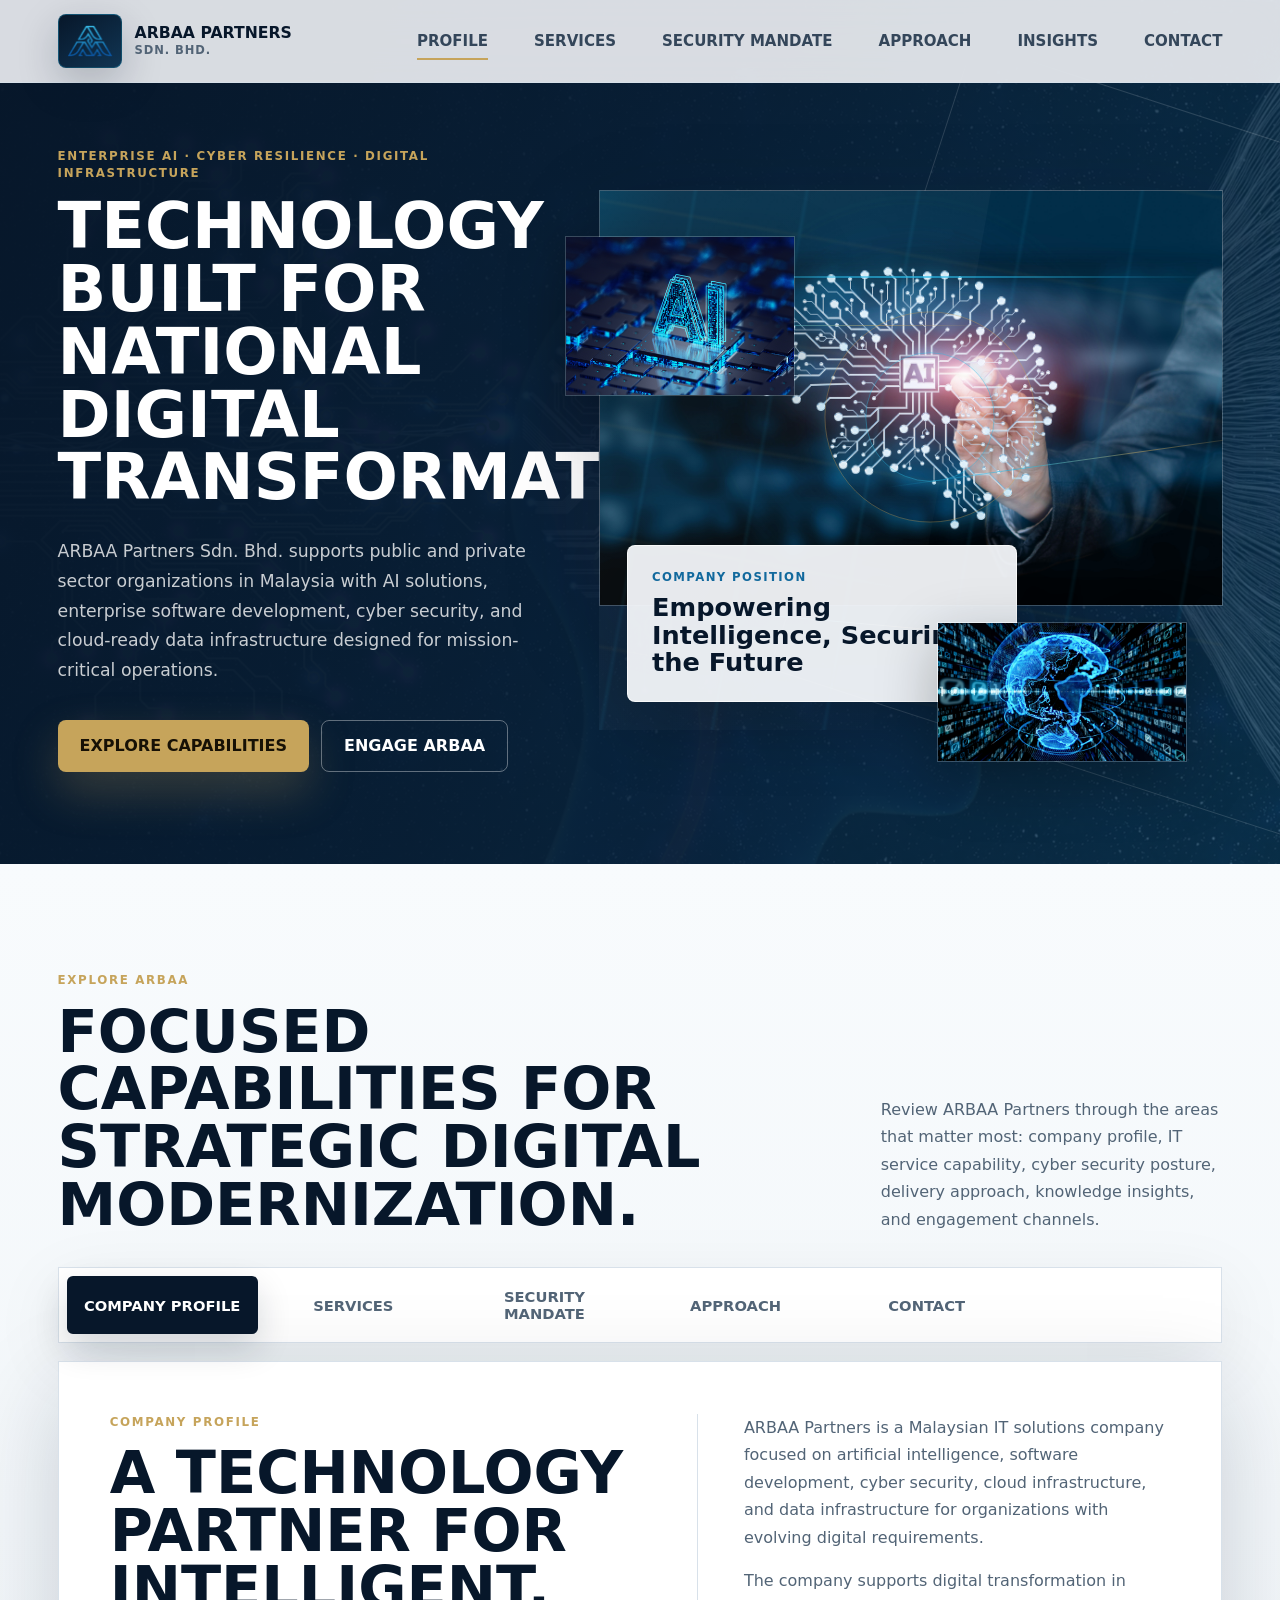
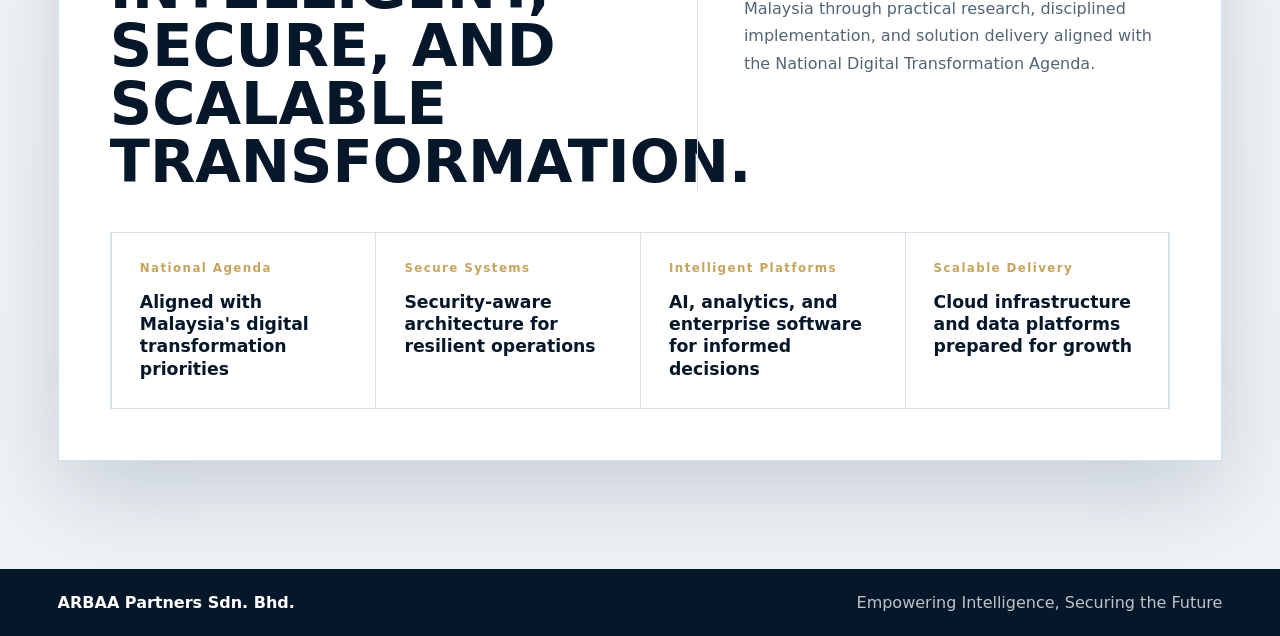
<file: index.html>
<!doctype html>
<html lang="en">
  <head>
    <meta charset="UTF-8" />
    <meta name="viewport" content="width=device-width, initial-scale=1.0" />
    <title>ARBAA Partners | AI, Cyber Security & IT Solutions Malaysia</title>
    <meta
      name="description"
      content="ARBAA Partners Sdn. Bhd. delivers AI, software development, cyber security, cloud, and data infrastructure solutions in Malaysia."
    />
    <link rel="canonical" href="https://www.arbaapartners.my/" />
    <meta name="robots" content="index, follow" />
    <meta property="og:type" content="website" />
    <meta property="og:title" content="ARBAA Partners | AI, Cyber Security & IT Solutions Malaysia" />
    <meta
      property="og:description"
      content="Enterprise AI, cyber resilience, software development, cloud, and data infrastructure solutions for Malaysian organizations."
    />
    <meta property="og:url" content="https://www.arbaapartners.my/" />
    <meta property="og:image" content="https://www.arbaapartners.my/assets/arbaa-logo-mark.png" />
    <meta name="twitter:card" content="summary_large_image" />
    <meta name="twitter:title" content="ARBAA Partners | AI, Cyber Security & IT Solutions Malaysia" />
    <meta
      name="twitter:description"
      content="Enterprise AI, cyber resilience, software development, cloud, and data infrastructure solutions for Malaysian organizations."
    />
    <meta name="twitter:image" content="https://www.arbaapartners.my/assets/arbaa-logo-mark.png" />
    <link rel="stylesheet" href="styles.css" />
    <script type="application/ld+json">
      {
        "@context": "https://schema.org",
        "@type": "LocalBusiness",
        "name": "ARBAA Partners Sdn. Bhd.",
        "url": "https://www.arbaapartners.my/",
        "email": "admin@arbaapartners.my",
        "image": "https://www.arbaapartners.my/assets/arbaa-logo-mark.png",
        "address": {
          "@type": "PostalAddress",
          "streetAddress": "D2-05-09(1C), Tamarind Square, Persiaran Multimedia",
          "addressLocality": "Cyberjaya",
          "addressRegion": "Selangor",
          "postalCode": "63000",
          "addressCountry": "MY"
        },
        "areaServed": "Malaysia",
        "knowsAbout": [
          "Artificial intelligence",
          "Software development",
          "Cyber security",
          "Cloud infrastructure",
          "Data infrastructure",
          "Digital transformation"
        ]
      }
    </script>
  </head>
  <body>
    <header class="site-header">
      <a class="brand" href="#top" aria-label="ARBAA Partners home">
        <span class="brand-logo">
          <img src="assets/arbaa-logo-mark.png" alt="" />
        </span>
        <span class="brand-copy">
          <strong>ARBAA Partners</strong>
          <small>Sdn. Bhd.</small>
        </span>
      </a>

      <button class="menu-toggle" type="button" aria-label="Open navigation" aria-expanded="false">
        <span></span>
        <span></span>
      </button>

      <nav class="site-nav" aria-label="Primary navigation">
        <a href="#explore" data-open-view="profile">Profile</a>
        <a href="#explore" data-open-view="services">Services</a>
        <a href="#explore" data-open-view="security">Security Mandate</a>
        <a href="#explore" data-open-view="approach">Approach</a>
        <a href="insights.html">Insights</a>
        <a href="#explore" data-open-view="contact">Contact</a>
      </nav>
    </header>

    <main id="top">
      <section class="hero">
        <div class="hero-copy">
          <p class="eyebrow">Enterprise AI · Cyber Resilience · Digital Infrastructure</p>
          <h1>Technology built for national digital transformation.</h1>
          <p class="hero-lead">
            ARBAA Partners Sdn. Bhd. supports public and private sector
            organizations in Malaysia with AI solutions, enterprise software
            development, cyber security, and cloud-ready data infrastructure
            designed for mission-critical operations.
          </p>

          <div class="hero-actions">
            <a class="button primary" href="#explore" data-open-view="services">Explore Capabilities</a>
            <a class="button ghost" href="mailto:admin@arbaapartners.my">
              Engage ARBAA
            </a>
          </div>
        </div>

        <div class="hero-visual" aria-label="Technology visual montage">
          <img class="hero-main-image" src="assets/pdf-page1-image2.jpg" alt="AI brain interface graphic" />
          <div class="neural-motion" aria-hidden="true">
            <span class="scan-line"></span>
            <span class="circuit-line line-a"></span>
            <span class="circuit-line line-b"></span>
            <span class="circuit-line line-c"></span>
            <span class="pulse-ring ring-a"></span>
            <span class="pulse-ring ring-b"></span>
          </div>
          <div class="intel-panel">
            <span>Company Position</span>
            <strong>Empowering Intelligence, Securing the Future</strong>
          </div>
          <div class="mini-image one">
            <img src="assets/pdf-page1-image1.jpg" alt="AI letters on circuit board" />
          </div>
          <div class="mini-image two">
            <img src="assets/pdf-page3-image1.jpg" alt="Digital globe and data network" />
          </div>
        </div>
      </section>

      <section class="explore-section" id="explore">
        <div class="explore-header">
          <div>
            <p class="eyebrow">Explore ARBAA</p>
            <h2>Focused capabilities for strategic digital modernization.</h2>
          </div>
          <p>
            Review ARBAA Partners through the areas that matter most:
            company profile, IT service capability, cyber security posture,
            delivery approach, knowledge insights, and engagement channels.
          </p>
        </div>

        <div class="page-tabs" role="tablist" aria-label="Website sections">
          <button class="page-tab active" id="view-profile-tab" type="button" role="tab" aria-selected="true" aria-controls="view-profile" data-view="profile">
            Company Profile
          </button>
          <button class="page-tab" id="view-services-tab" type="button" role="tab" aria-selected="false" aria-controls="view-services" data-view="services">
            Services
          </button>
          <button class="page-tab" id="view-security-tab" type="button" role="tab" aria-selected="false" aria-controls="view-security" data-view="security">
            Security Mandate
          </button>
          <button class="page-tab" id="view-approach-tab" type="button" role="tab" aria-selected="false" aria-controls="view-approach" data-view="approach">
            Approach
          </button>
          <button class="page-tab" id="view-contact-tab" type="button" role="tab" aria-selected="false" aria-controls="view-contact" data-view="contact">
            Contact
          </button>
        </div>

        <div class="view-shell">
          <article class="view-panel active" id="view-profile" role="tabpanel" aria-labelledby="view-profile-tab" data-panel-view="profile">
            <div class="view-grid">
              <div>
                <p class="eyebrow">Company Profile</p>
                <h2>A technology partner for intelligent, secure, and scalable transformation.</h2>
              </div>
              <div class="profile-copy">
                <p>
                  ARBAA Partners is a Malaysian IT solutions company focused on
                  artificial intelligence, software development, cyber security,
                  cloud infrastructure, and data infrastructure for
                  organizations with evolving digital requirements.
                </p>
                <p>
                  The company supports digital transformation in Malaysia
                  through practical research, disciplined implementation, and
                  solution delivery aligned with the National Digital
                  Transformation Agenda.
                </p>
              </div>
            </div>
            <div class="credibility-strip compact" aria-label="Company focus summary">
              <div>
                <span>National Agenda</span>
                <strong>Aligned with Malaysia's digital transformation priorities</strong>
              </div>
              <div>
                <span>Secure Systems</span>
                <strong>Security-aware architecture for resilient operations</strong>
              </div>
              <div>
                <span>Intelligent Platforms</span>
                <strong>AI, analytics, and enterprise software for informed decisions</strong>
              </div>
              <div>
                <span>Scalable Delivery</span>
                <strong>Cloud infrastructure and data platforms prepared for growth</strong>
              </div>
            </div>
          </article>

          <article class="view-panel" id="view-services" role="tabpanel" aria-labelledby="view-services-tab" data-panel-view="services" hidden>
            <div class="section-header">
              <div>
                <p class="eyebrow">Services</p>
                <h2>Four service pillars designed to work as one digital capability.</h2>
              </div>
              <p>
                Structured IT services covering advisory, solution design,
                implementation, integration, and operational support for
                enterprise and public sector environments.
              </p>
            </div>

            <div class="service-console">
              <div class="tab-list" role="tablist" aria-label="Service pillars">
                <button class="tab-button active" id="tab-ai" type="button" role="tab" aria-selected="true" aria-controls="panel-ai" data-tab="ai">
                  <span>01</span>
                  Artificial Intelligence
                </button>
                <button class="tab-button" id="tab-software" type="button" role="tab" aria-selected="false" aria-controls="panel-software" data-tab="software">
                  <span>02</span>
                  Software Development
                </button>
                <button class="tab-button" id="tab-security" type="button" role="tab" aria-selected="false" aria-controls="panel-security" data-tab="security">
                  <span>03</span>
                  Cyber Security & Resilience
                </button>
                <button class="tab-button" id="tab-cloud" type="button" role="tab" aria-selected="false" aria-controls="panel-cloud" data-tab="cloud">
                  <span>04</span>
                  Cloud Infrastructure & Data
                </button>
              </div>

              <div class="tab-panels">
                <article class="tab-panel active" id="panel-ai" role="tabpanel" aria-labelledby="tab-ai" data-panel="ai">
                  <div class="panel-copy">
                    <p class="eyebrow">Artificial Intelligence Development</p>
                    <h3>AI solutions for complex operational environments.</h3>
                    <p>
                      Artificial intelligence systems that improve forecasting,
                      decision support, knowledge discovery, and user-facing
                      automation across data-rich operations.
                    </p>
                    <div class="capability-list">
                      <span>Predictive and early warning systems</span>
                      <span>AI-powered decision support systems</span>
                      <span>Big data analytics and insights</span>
                      <span>NLP workflows and intelligent chatbots</span>
                    </div>
                    <div class="panel-actions">
                      <a class="button primary" href="ai-solutions-malaysia.html">Explore AI Solutions</a>
                    </div>
                  </div>
                  <div class="cinematic-frame ai-frame">
                    <img src="assets/pdf-page2-image1.jpg" alt="AI brain technology interface" />
                    <span class="touch-glow"></span>
                    <span class="cinema-sweep"></span>
                    <span class="data-stream stream-a"></span>
                    <span class="data-stream stream-b"></span>
                    <span class="focus-ring focus-one"></span>
                    <span class="focus-ring focus-two"></span>
                  </div>
                </article>

                <article class="tab-panel" id="panel-software" role="tabpanel" aria-labelledby="tab-software" data-panel="software" hidden>
                  <div class="panel-copy">
                    <p class="eyebrow">Software Development</p>
                    <h3>Custom software development for secure enterprise platforms.</h3>
                    <p>
                      Full-cycle software delivery from architecture and user
                      experience design to deployment, integration, and
                      long-term maintenance.
                    </p>
                    <div class="capability-list">
                      <span>Enterprise resource planning systems</span>
                      <span>Mobile and web applications</span>
                      <span>Cloud-based business solutions</span>
                      <span>API integration and system modernization</span>
                    </div>
                    <div class="panel-actions">
                      <a class="button primary" href="software-development-malaysia.html">Explore Software Development</a>
                    </div>
                  </div>
                  <img class="panel-image" src="assets/pdf-page4-image4.jpg" alt="Executive touching a digital dashboard" />
                </article>

                <article class="tab-panel" id="panel-security" role="tabpanel" aria-labelledby="tab-security" data-panel="security" hidden>
                  <div class="panel-copy">
                    <p class="eyebrow">Cyber Security</p>
                    <h3>Cyber security programs that protect operations, systems, and data.</h3>
                    <p>
                      Proactive defense capabilities that help organizations
                      identify risk, strengthen controls, and improve cyber
                      readiness.
                    </p>
                    <div class="capability-list">
                      <span>Cyber threat risk assessment</span>
                      <span>Data loss prevention</span>
                      <span>Network and endpoint protection</span>
                      <span>Managed security operation centre services</span>
                    </div>
                    <div class="panel-actions">
                      <a class="button primary" href="cyber-security-malaysia.html">Explore Cyber Security Services</a>
                    </div>
                  </div>
                  <img class="panel-image" src="assets/pdf-page3-image2.jpg" alt="Digital cyber technology interface" />
                </article>

                <article class="tab-panel" id="panel-cloud" role="tabpanel" aria-labelledby="tab-cloud" data-panel="cloud" hidden>
                  <div class="panel-copy">
                    <p class="eyebrow">Data Infrastructure & Cloud Services</p>
                    <h3>Cloud infrastructure and data foundations for connected ecosystems.</h3>
                    <p>
                      Cloud infrastructure and data pipelines that support
                      continuity, analytics, governance, and sustainable
                      expansion.
                    </p>
                    <div class="capability-list">
                      <span>Cloud migration and hybrid architecture</span>
                      <span>Data warehousing and ETL pipelines</span>
                      <span>Disaster recovery planning</span>
                      <span>Business continuity planning</span>
                    </div>
                    <div class="panel-actions">
                      <a class="button primary" href="cloud-data-infrastructure-malaysia.html">Explore Cloud & Data</a>
                    </div>
                  </div>
                  <img class="panel-image" src="assets/pdf-page3-image1.jpg" alt="Digital globe and data network" />
                </article>
              </div>
            </div>

            <div class="service-directory" aria-label="Direct links to ARBAA service pages">
              <a href="ai-solutions-malaysia.html">
                <span>AI Solutions Malaysia</span>
                <strong>Artificial intelligence, predictive analytics, decision support, and automation.</strong>
              </a>
              <a href="software-development-malaysia.html">
                <span>Software Development Malaysia</span>
                <strong>Enterprise platforms, web applications, mobile apps, APIs, and modernization.</strong>
              </a>
              <a href="cyber-security-malaysia.html">
                <span>Cyber Security Malaysia</span>
                <strong>Cyber risk assessment, data protection, endpoint security, and managed security.</strong>
              </a>
              <a href="cloud-data-infrastructure-malaysia.html">
                <span>Cloud & Data Infrastructure Malaysia</span>
                <strong>Cloud migration, hybrid architecture, data pipelines, and continuity planning.</strong>
              </a>
              <a href="digital-transformation-malaysia.html">
                <span>Digital Transformation Malaysia</span>
                <strong>Strategy, architecture, implementation, and operating readiness.</strong>
              </a>
            </div>
          </article>

          <article class="view-panel" id="view-security" role="tabpanel" aria-labelledby="view-security-tab" data-panel-view="security" hidden>
            <div class="security-layout">
              <div>
                <p class="eyebrow">Security Mandate</p>
                <h2>Build a resilient digital ecosystem against emerging cyber threats.</h2>
                <p>
                  Cyber security must be embedded into architecture, delivery,
                  and operations. ARBAA Partners focuses on practical defense,
                  continuity planning, and trusted digital systems that can
                  withstand evolving threats across enterprise and government
                  environments.
                </p>
              </div>
              <img src="assets/pdf-page3-image2.jpg" alt="Digital cyber technology interface" />
            </div>
            <div class="mandate-grid">
              <article>
                <span>Mission</span>
                <h3>Develop high-impact AI and software solutions that remain practical for real users.</h3>
              </article>
              <article>
                <span>Security</span>
                <h3>Strengthen organizations through proactive, intelligent, and measurable cyber defense.</h3>
              </article>
              <article>
                <span>Vision</span>
                <h3>Become a leading Malaysian technology partner for AI innovation and cyber resilience.</h3>
              </article>
            </div>
          </article>

          <article class="view-panel" id="view-approach" role="tabpanel" aria-labelledby="view-approach-tab" data-panel-view="approach" hidden>
            <div class="section-header">
              <div>
                <p class="eyebrow">Approach</p>
                <h2>From strategic intent to production-ready systems.</h2>
              </div>
              <p>
                ARBAA Partners moves from discovery to architecture,
                implementation, and operational readiness with a focus on
                cyber security, usability, integration quality, and long-term
                maintainability.
              </p>
              <div class="section-actions">
                <a class="button primary" href="digital-transformation-malaysia.html">Explore Digital Transformation</a>
              </div>
            </div>

            <div class="approach-grid">
              <article>
                <span>01</span>
                <h3>Assess</h3>
                <p>Clarify objectives, operational constraints, user needs, cyber risk posture, and system dependencies.</p>
              </article>
              <article>
                <span>02</span>
                <h3>Architect</h3>
                <p>Design the solution model, data flow, security layer, integration approach, and delivery roadmap.</p>
              </article>
              <article>
                <span>03</span>
                <h3>Implement</h3>
                <p>Build, integrate, test, and deploy AI, software, cloud, or security solutions with disciplined governance.</p>
              </article>
              <article>
                <span>04</span>
                <h3>Strengthen</h3>
                <p>Improve reliability, cyber resilience, business continuity, and operational performance after deployment.</p>
              </article>
            </div>
          </article>

          <article class="view-panel" id="view-contact" role="tabpanel" aria-labelledby="view-contact-tab" data-panel-view="contact" hidden>
            <div class="contact-section compact">
              <div>
                <p class="eyebrow">Contact</p>
                <h2>Start a technology conversation with ARBAA.</h2>
                <p>
                  Connect with ARBAA Partners to discuss AI development,
                  software development, cyber security, cloud migration, data
                  infrastructure, or wider digital transformation priorities in
                  Malaysia.
                </p>
              </div>
              <div class="contact-card">
                <a href="mailto:admin@arbaapartners.my">admin@arbaapartners.my</a>
                <address>
                  D2-05-09(1C), Tamarind Square, Persiaran Multimedia,
                  63000 Cyberjaya, Selangor
                </address>
              </div>
            </div>
          </article>
        </div>
      </section>
    </main>

    <footer class="site-footer">
      <span>ARBAA Partners Sdn. Bhd.</span>
      <span>Empowering Intelligence, Securing the Future</span>
    </footer>

    <script src="script.js"></script>
  </body>
</html>
</file>
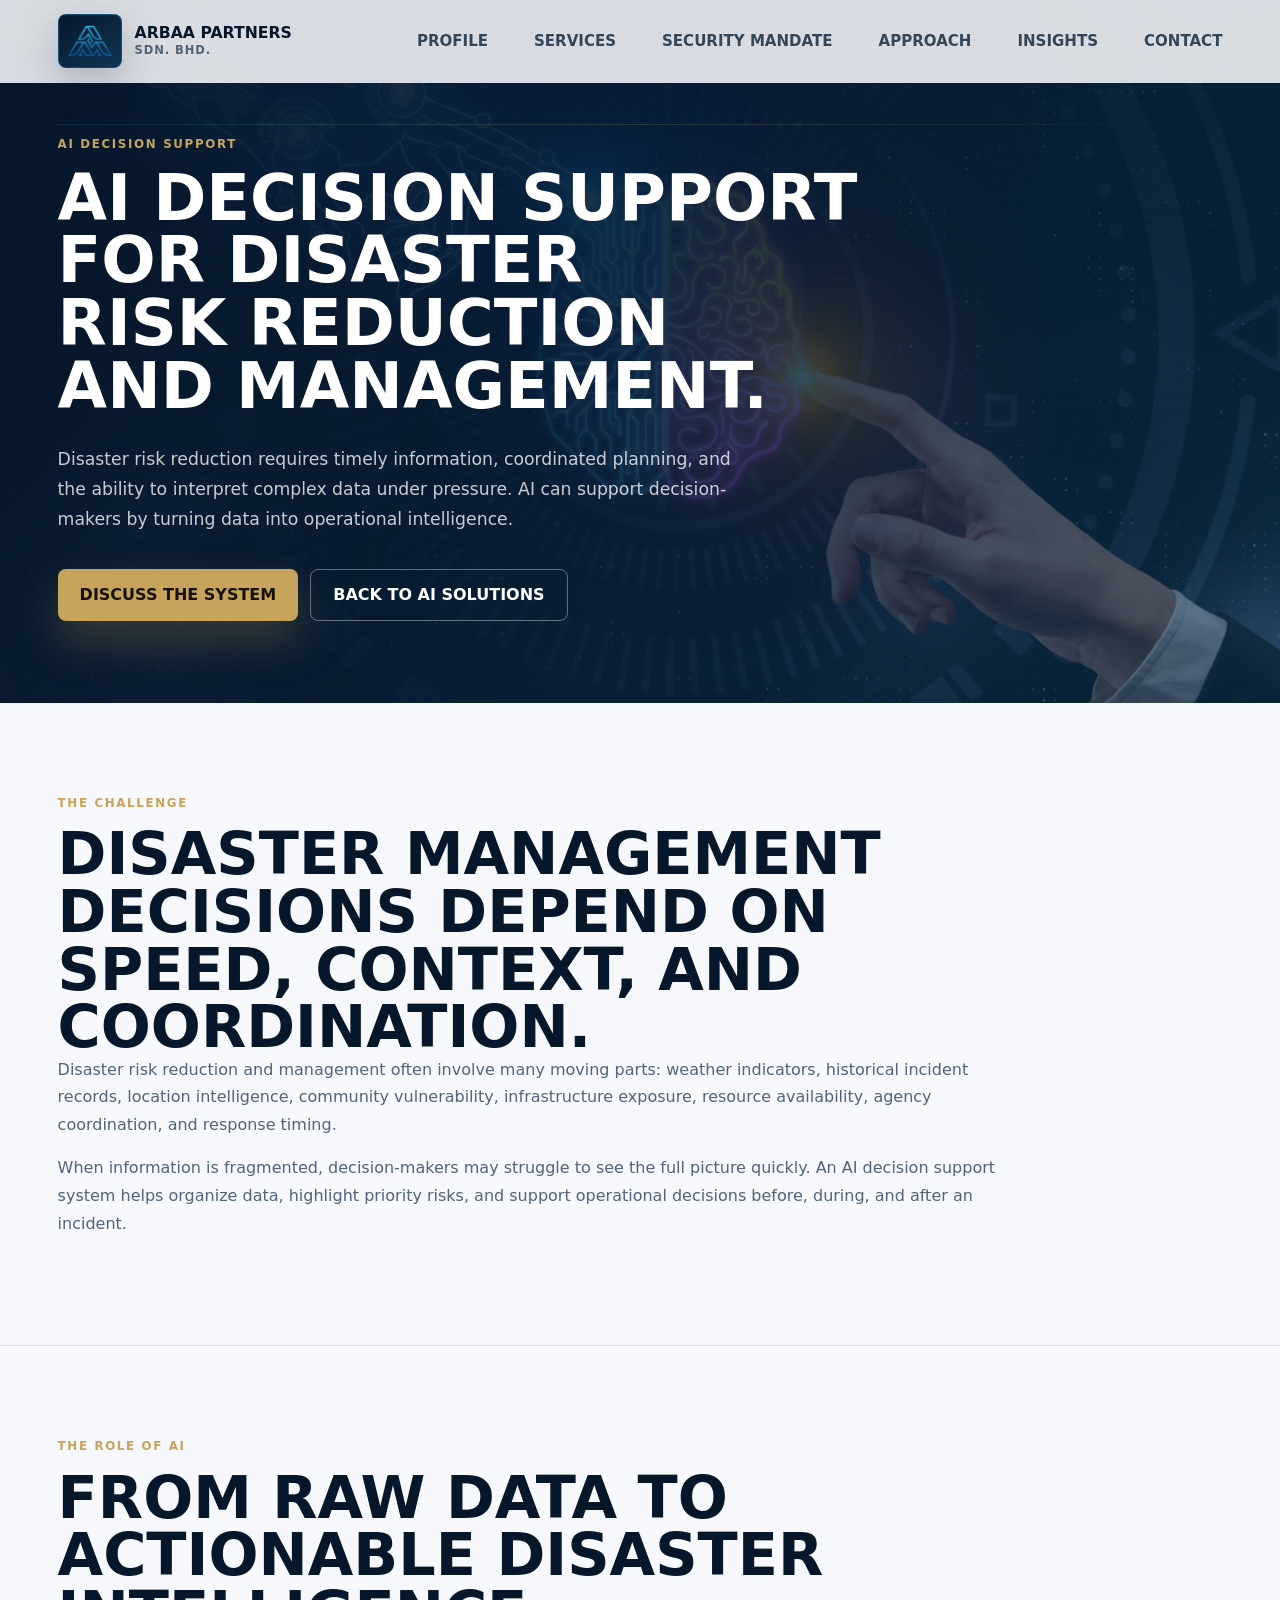
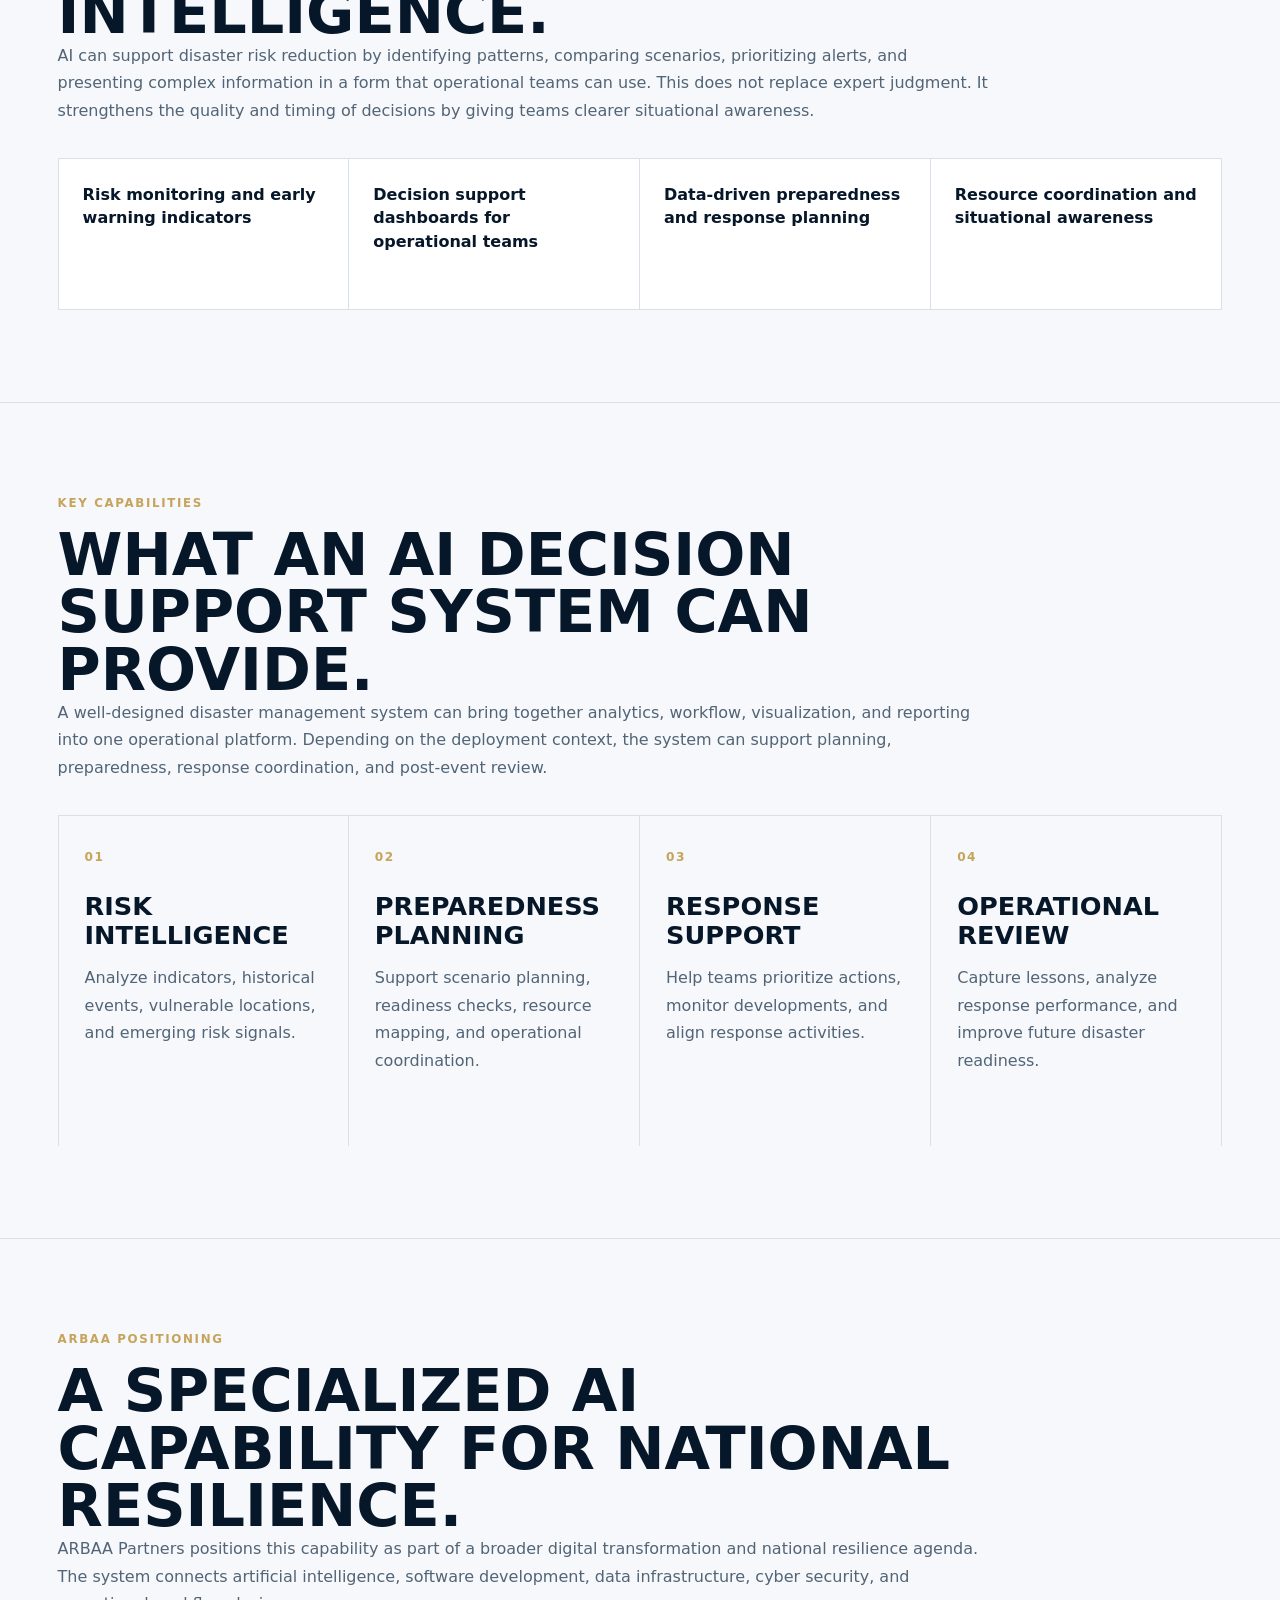
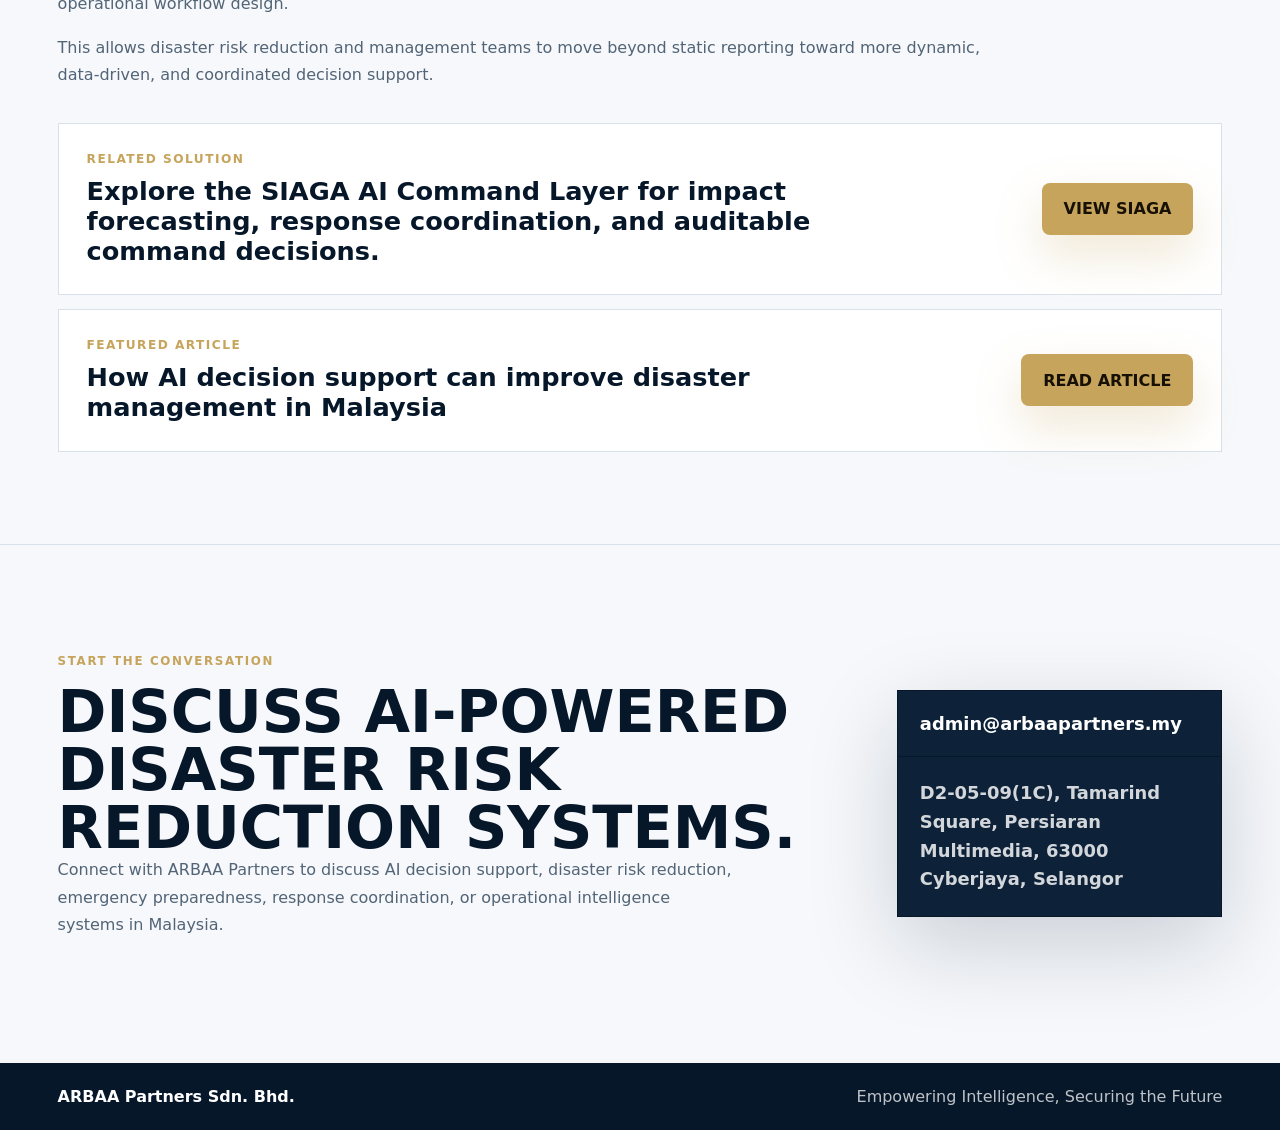
<file: ai-decision-support-disaster-risk-reduction-malaysia.html>
<!doctype html>
<html lang="en">
  <head>
    <meta charset="UTF-8" />
    <meta name="viewport" content="width=device-width, initial-scale=1.0" />
    <title>AI Decision Support for Disaster Risk Reduction Malaysia | ARBAA Partners</title>
    <meta
      name="description"
      content="How AI decision support systems can strengthen disaster risk reduction, preparedness planning, emergency response, and disaster management in Malaysia."
    />
    <link rel="canonical" href="https://www.arbaapartners.my/ai-decision-support-disaster-risk-reduction-malaysia.html" />
    <meta name="robots" content="index, follow" />
    <meta property="og:type" content="article" />
    <meta property="og:title" content="AI Decision Support for Disaster Risk Reduction Malaysia" />
    <meta
      property="og:description"
      content="AI-powered decision intelligence for disaster risk reduction, preparedness, emergency response, and operational coordination."
    />
    <meta property="og:url" content="https://www.arbaapartners.my/ai-decision-support-disaster-risk-reduction-malaysia.html" />
    <meta property="og:image" content="https://www.arbaapartners.my/assets/pdf-page2-image1.jpg" />
    <meta name="twitter:card" content="summary_large_image" />
    <meta name="twitter:title" content="AI Decision Support for Disaster Risk Reduction Malaysia" />
    <meta
      name="twitter:description"
      content="A focused ARBAA Partners insight on AI decision support systems for disaster risk reduction and management."
    />
    <meta name="twitter:image" content="https://www.arbaapartners.my/assets/pdf-page2-image1.jpg" />
    <link rel="stylesheet" href="styles.css" />
    <script type="application/ld+json">
      {
        "@context": "https://schema.org",
        "@type": "Article",
        "headline": "AI Decision Support for Disaster Risk Reduction and Management in Malaysia",
        "description": "How AI decision support systems can strengthen disaster risk reduction, preparedness planning, emergency response, and disaster management in Malaysia.",
        "author": {
          "@type": "Organization",
          "name": "ARBAA Partners Sdn. Bhd."
        },
        "publisher": {
          "@type": "Organization",
          "name": "ARBAA Partners Sdn. Bhd.",
          "logo": {
            "@type": "ImageObject",
            "url": "https://www.arbaapartners.my/assets/arbaa-logo-mark.png"
          }
        },
        "datePublished": "2026-05-05",
        "dateModified": "2026-05-05",
        "mainEntityOfPage": "https://www.arbaapartners.my/ai-decision-support-disaster-risk-reduction-malaysia.html"
      }
    </script>
  </head>
  <body>
    <header class="site-header">
      <a class="brand" href="index.html" aria-label="ARBAA Partners home">
        <span class="brand-logo">
          <img src="assets/arbaa-logo-mark.png" alt="" />
        </span>
        <span class="brand-copy">
          <strong>ARBAA Partners</strong>
          <small>Sdn. Bhd.</small>
        </span>
      </a>

      <button class="menu-toggle" type="button" aria-label="Open navigation" aria-expanded="false">
        <span></span>
        <span></span>
      </button>

      <nav class="site-nav" aria-label="Primary navigation">
        <a href="index.html?view=profile#explore">Profile</a>
        <a href="index.html?view=services#explore">Services</a>
        <a href="index.html?view=security#explore">Security Mandate</a>
        <a href="index.html?view=approach#explore">Approach</a>
        <a href="insights.html">Insights</a>
        <a href="index.html?view=contact#explore">Contact</a>
      </nav>
    </header>

    <main>
      <section class="service-hero disaster-service-hero">
        <div>
          <p class="eyebrow">AI Decision Support</p>
          <h1>AI decision support for disaster risk reduction and management.</h1>
          <p class="hero-lead">
            Disaster risk reduction requires timely information, coordinated
            planning, and the ability to interpret complex data under pressure.
            AI can support decision-makers by turning data into operational
            intelligence.
          </p>
          <div class="hero-actions">
            <a class="button primary" href="mailto:admin@arbaapartners.my">Discuss the System</a>
            <a class="button ghost" href="ai-solutions-malaysia.html">Back to AI Solutions</a>
          </div>
        </div>
      </section>

      <article class="insight-body">
        <section>
          <p class="eyebrow">The Challenge</p>
          <h2>Disaster management decisions depend on speed, context, and coordination.</h2>
          <p>
            Disaster risk reduction and management often involve many moving
            parts: weather indicators, historical incident records, location
            intelligence, community vulnerability, infrastructure exposure,
            resource availability, agency coordination, and response timing.
          </p>
          <p>
            When information is fragmented, decision-makers may struggle to
            see the full picture quickly. An AI decision support system helps
            organize data, highlight priority risks, and support operational
            decisions before, during, and after an incident.
          </p>
        </section>

        <section>
          <p class="eyebrow">The Role of AI</p>
          <h2>From raw data to actionable disaster intelligence.</h2>
          <p>
            AI can support disaster risk reduction by identifying patterns,
            comparing scenarios, prioritizing alerts, and presenting complex
            information in a form that operational teams can use. This does not
            replace expert judgment. It strengthens the quality and timing of
            decisions by giving teams clearer situational awareness.
          </p>
          <div class="insight-points">
            <span>Risk monitoring and early warning indicators</span>
            <span>Decision support dashboards for operational teams</span>
            <span>Data-driven preparedness and response planning</span>
            <span>Resource coordination and situational awareness</span>
          </div>
        </section>

        <section>
          <p class="eyebrow">Key Capabilities</p>
          <h2>What an AI decision support system can provide.</h2>
          <p>
            A well-designed disaster management system can bring together
            analytics, workflow, visualization, and reporting into one
            operational platform. Depending on the deployment context, the
            system can support planning, preparedness, response coordination,
            and post-event review.
          </p>
          <div class="seo-content-grid insight-grid">
            <article>
              <span>01</span>
              <h3>Risk Intelligence</h3>
              <p>Analyze indicators, historical events, vulnerable locations, and emerging risk signals.</p>
            </article>
            <article>
              <span>02</span>
              <h3>Preparedness Planning</h3>
              <p>Support scenario planning, readiness checks, resource mapping, and operational coordination.</p>
            </article>
            <article>
              <span>03</span>
              <h3>Response Support</h3>
              <p>Help teams prioritize actions, monitor developments, and align response activities.</p>
            </article>
            <article>
              <span>04</span>
              <h3>Operational Review</h3>
              <p>Capture lessons, analyze response performance, and improve future disaster readiness.</p>
            </article>
          </div>
        </section>

        <section>
          <p class="eyebrow">ARBAA Positioning</p>
          <h2>A specialized AI capability for national resilience.</h2>
          <p>
            ARBAA Partners positions this capability as part of a broader
            digital transformation and national resilience agenda. The system
            connects artificial intelligence, software development, data
            infrastructure, cyber security, and operational workflow design.
          </p>
          <p>
            This allows disaster risk reduction and management teams to move
            beyond static reporting toward more dynamic, data-driven, and
            coordinated decision support.
          </p>
          <div class="insight-link-panel">
            <div>
              <span>Related Solution</span>
              <strong>Explore the SIAGA AI Command Layer for impact forecasting, response coordination, and auditable command decisions.</strong>
            </div>
            <a class="button primary" href="siaga-ai-command-layer.html">View SIAGA</a>
          </div>
          <div class="insight-link-panel secondary-link-panel">
            <div>
              <span>Featured Article</span>
              <strong>How AI decision support can improve disaster management in Malaysia</strong>
            </div>
            <a class="button primary" href="ai-disaster-management-decision-support-malaysia.html">Read Article</a>
          </div>
        </section>
      </article>

      <section class="contact-section">
        <div>
          <p class="eyebrow">Start the Conversation</p>
          <h2>Discuss AI-powered disaster risk reduction systems.</h2>
          <p>
            Connect with ARBAA Partners to discuss AI decision support,
            disaster risk reduction, emergency preparedness, response
            coordination, or operational intelligence systems in Malaysia.
          </p>
        </div>
        <div class="contact-card">
          <a href="mailto:admin@arbaapartners.my">admin@arbaapartners.my</a>
          <address>
            D2-05-09(1C), Tamarind Square, Persiaran Multimedia,
            63000 Cyberjaya, Selangor
          </address>
        </div>
      </section>
    </main>

    <footer class="site-footer">
      <span>ARBAA Partners Sdn. Bhd.</span>
      <span>Empowering Intelligence, Securing the Future</span>
    </footer>

    <script src="script.js"></script>
  </body>
</html>
</file>
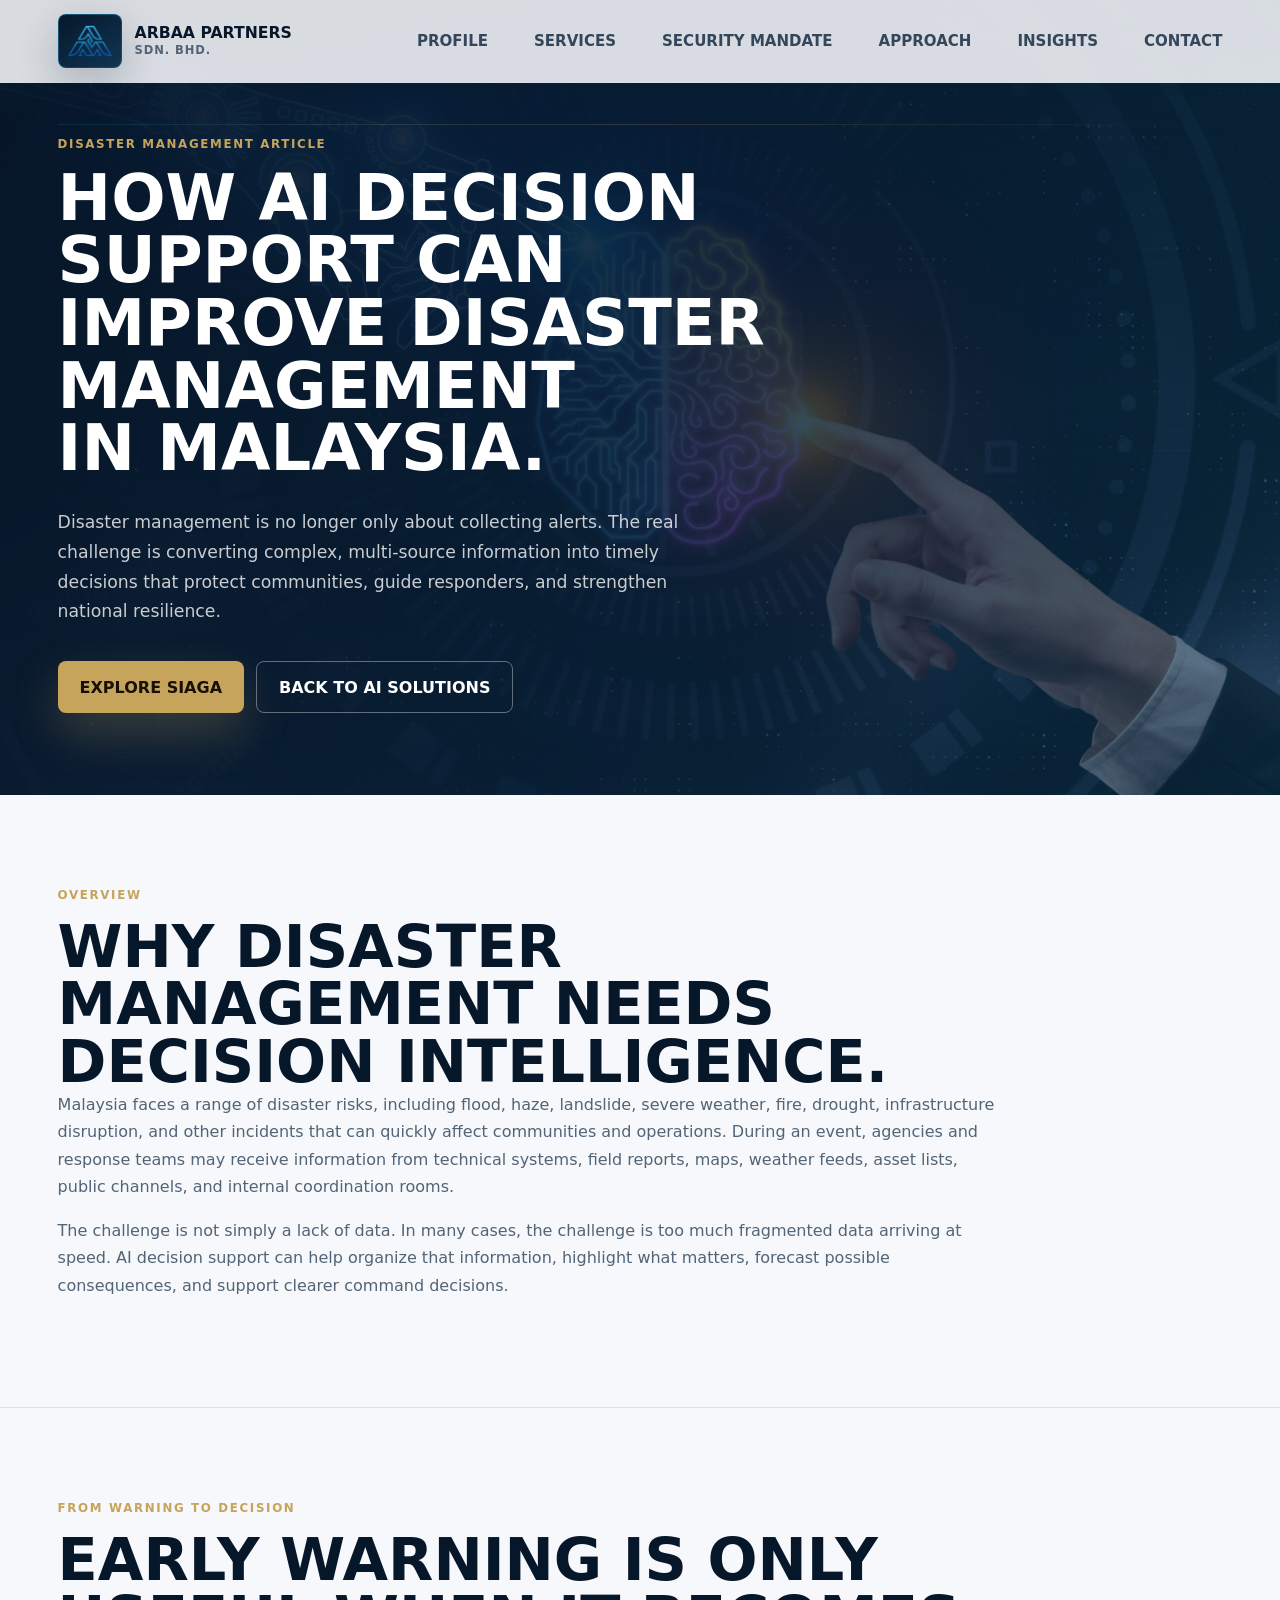
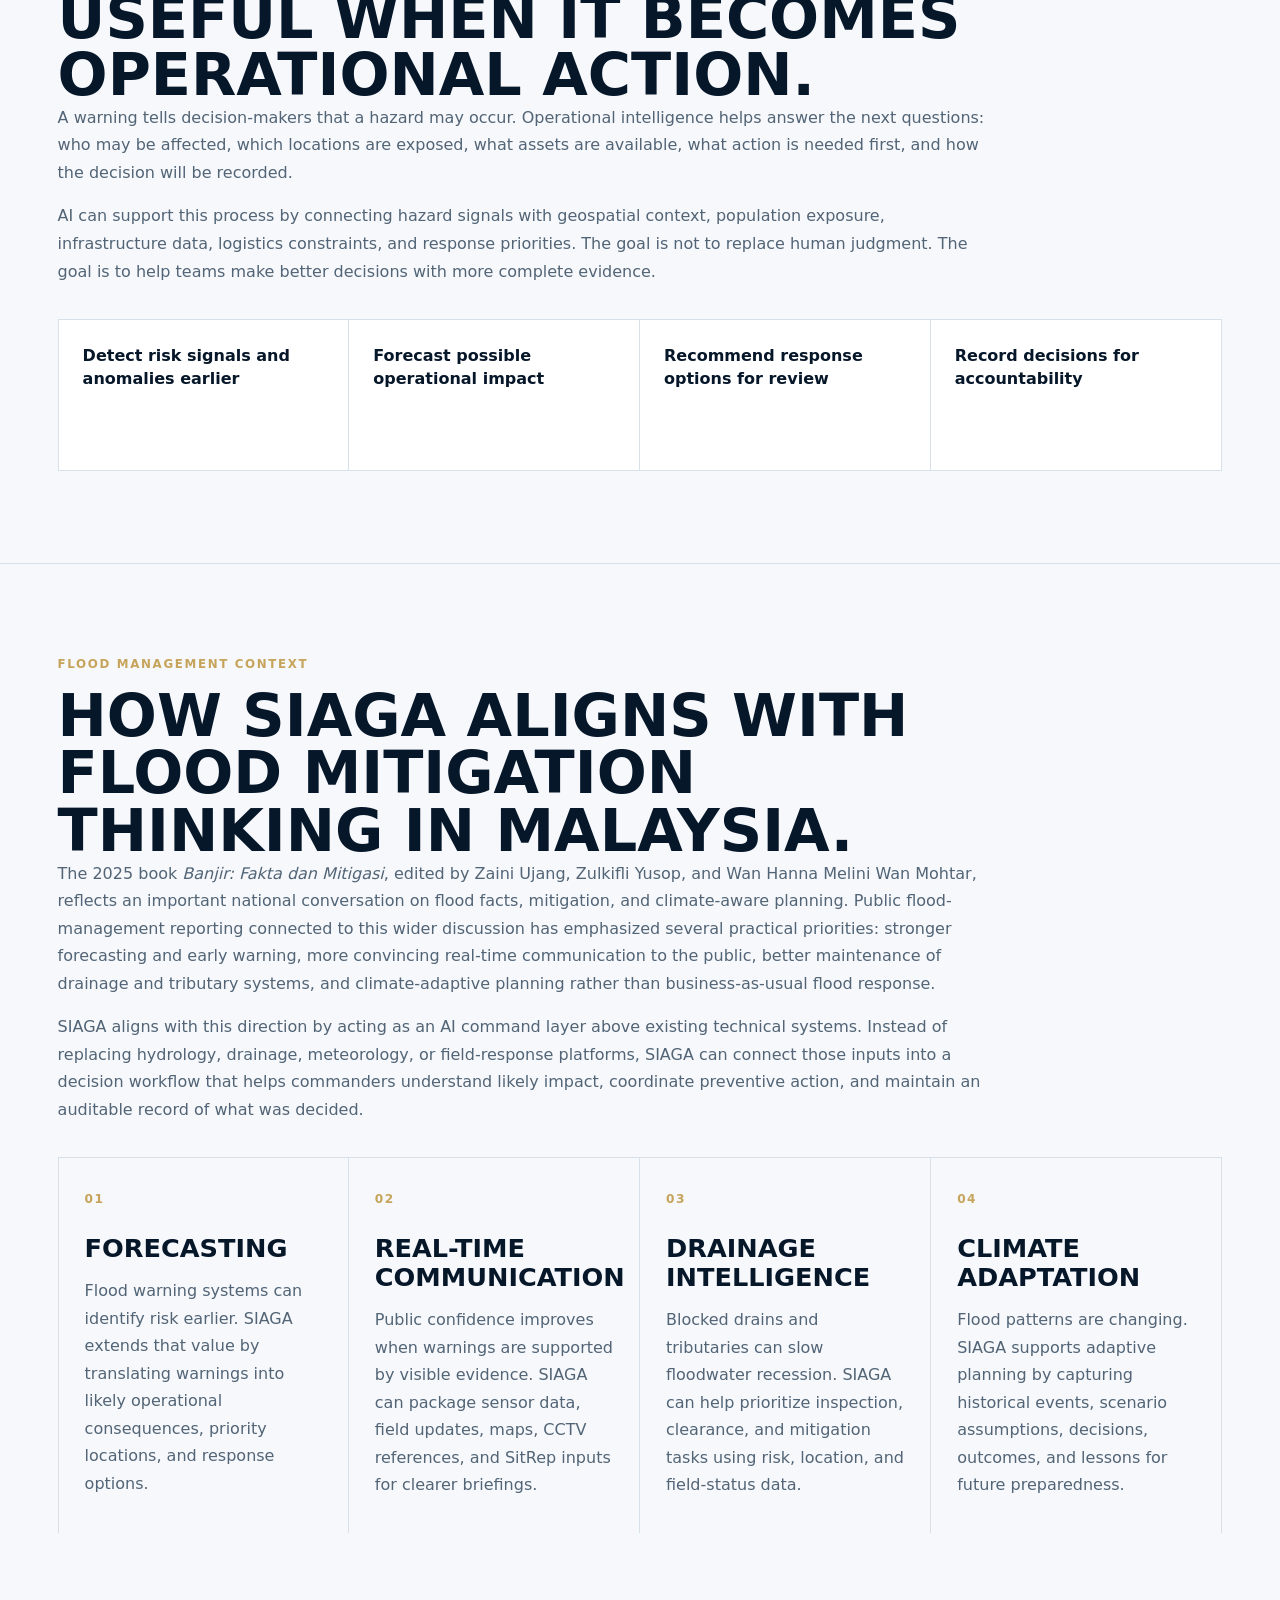
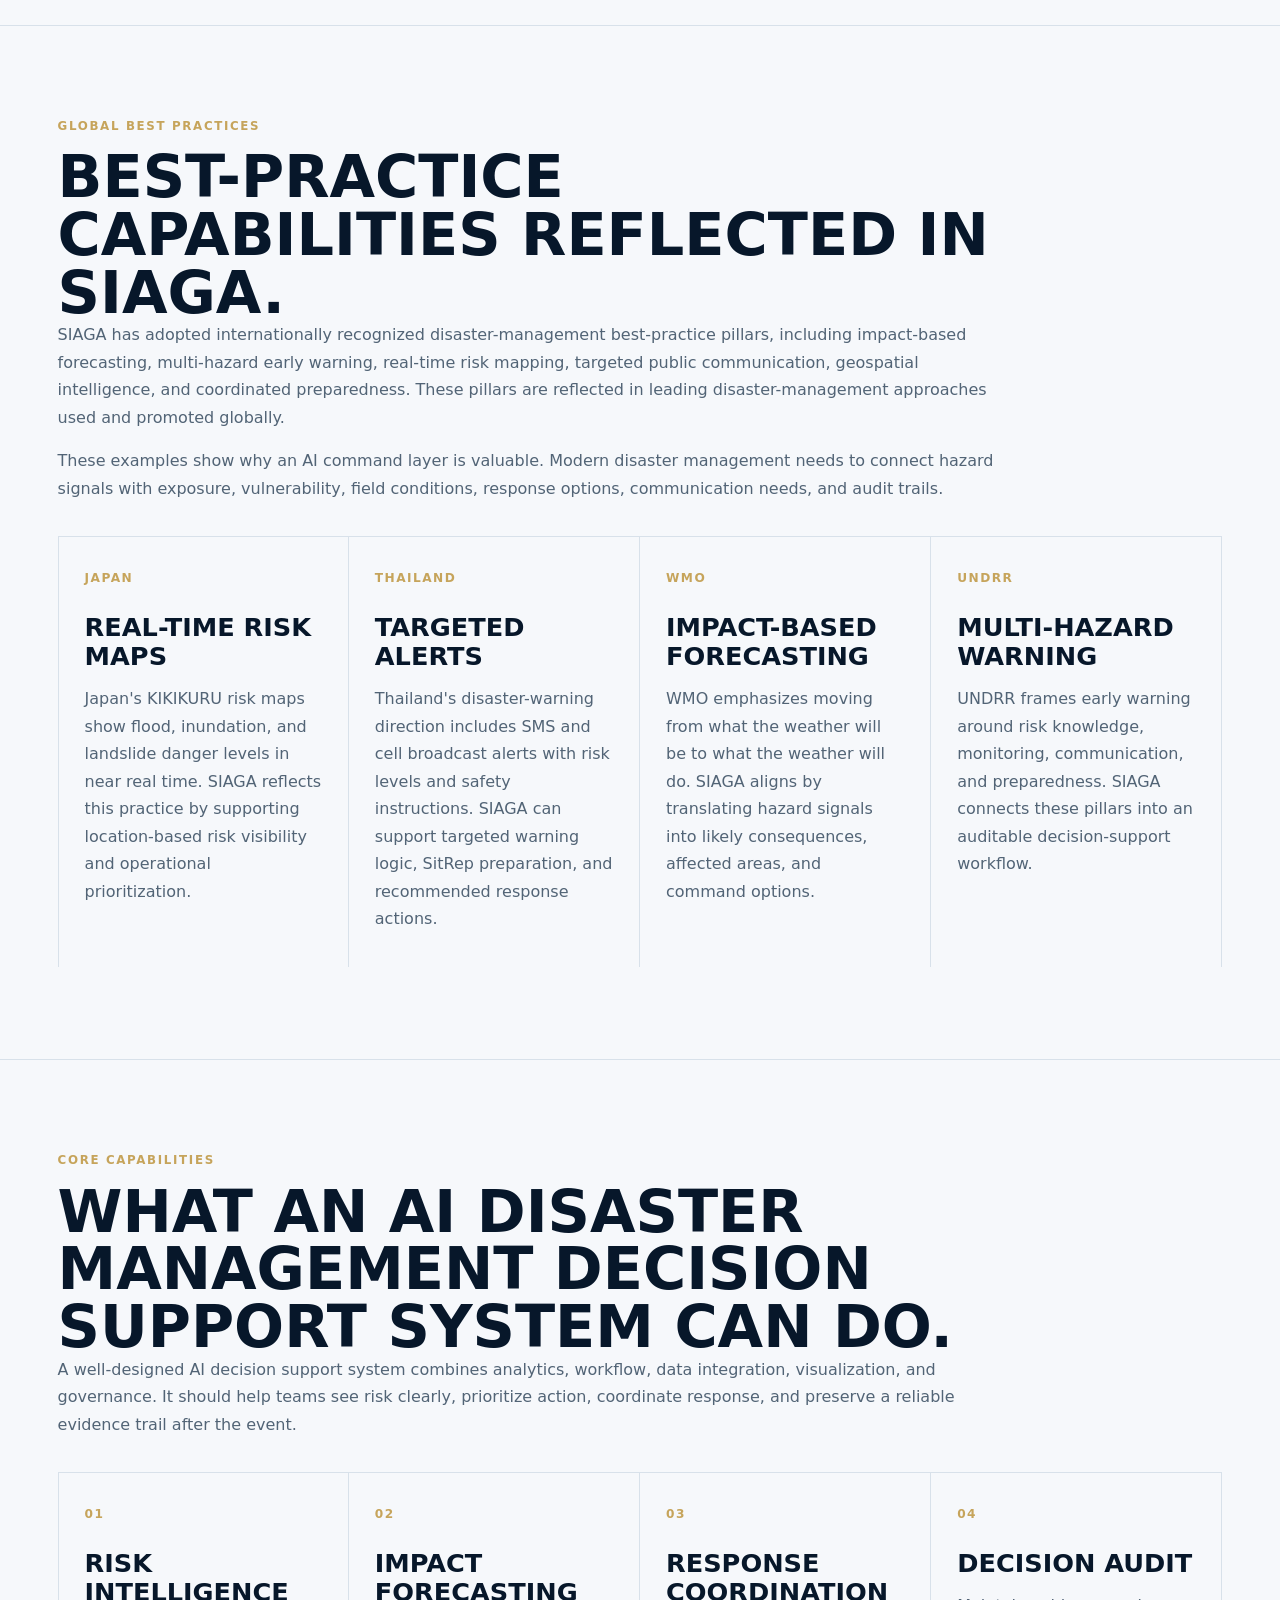
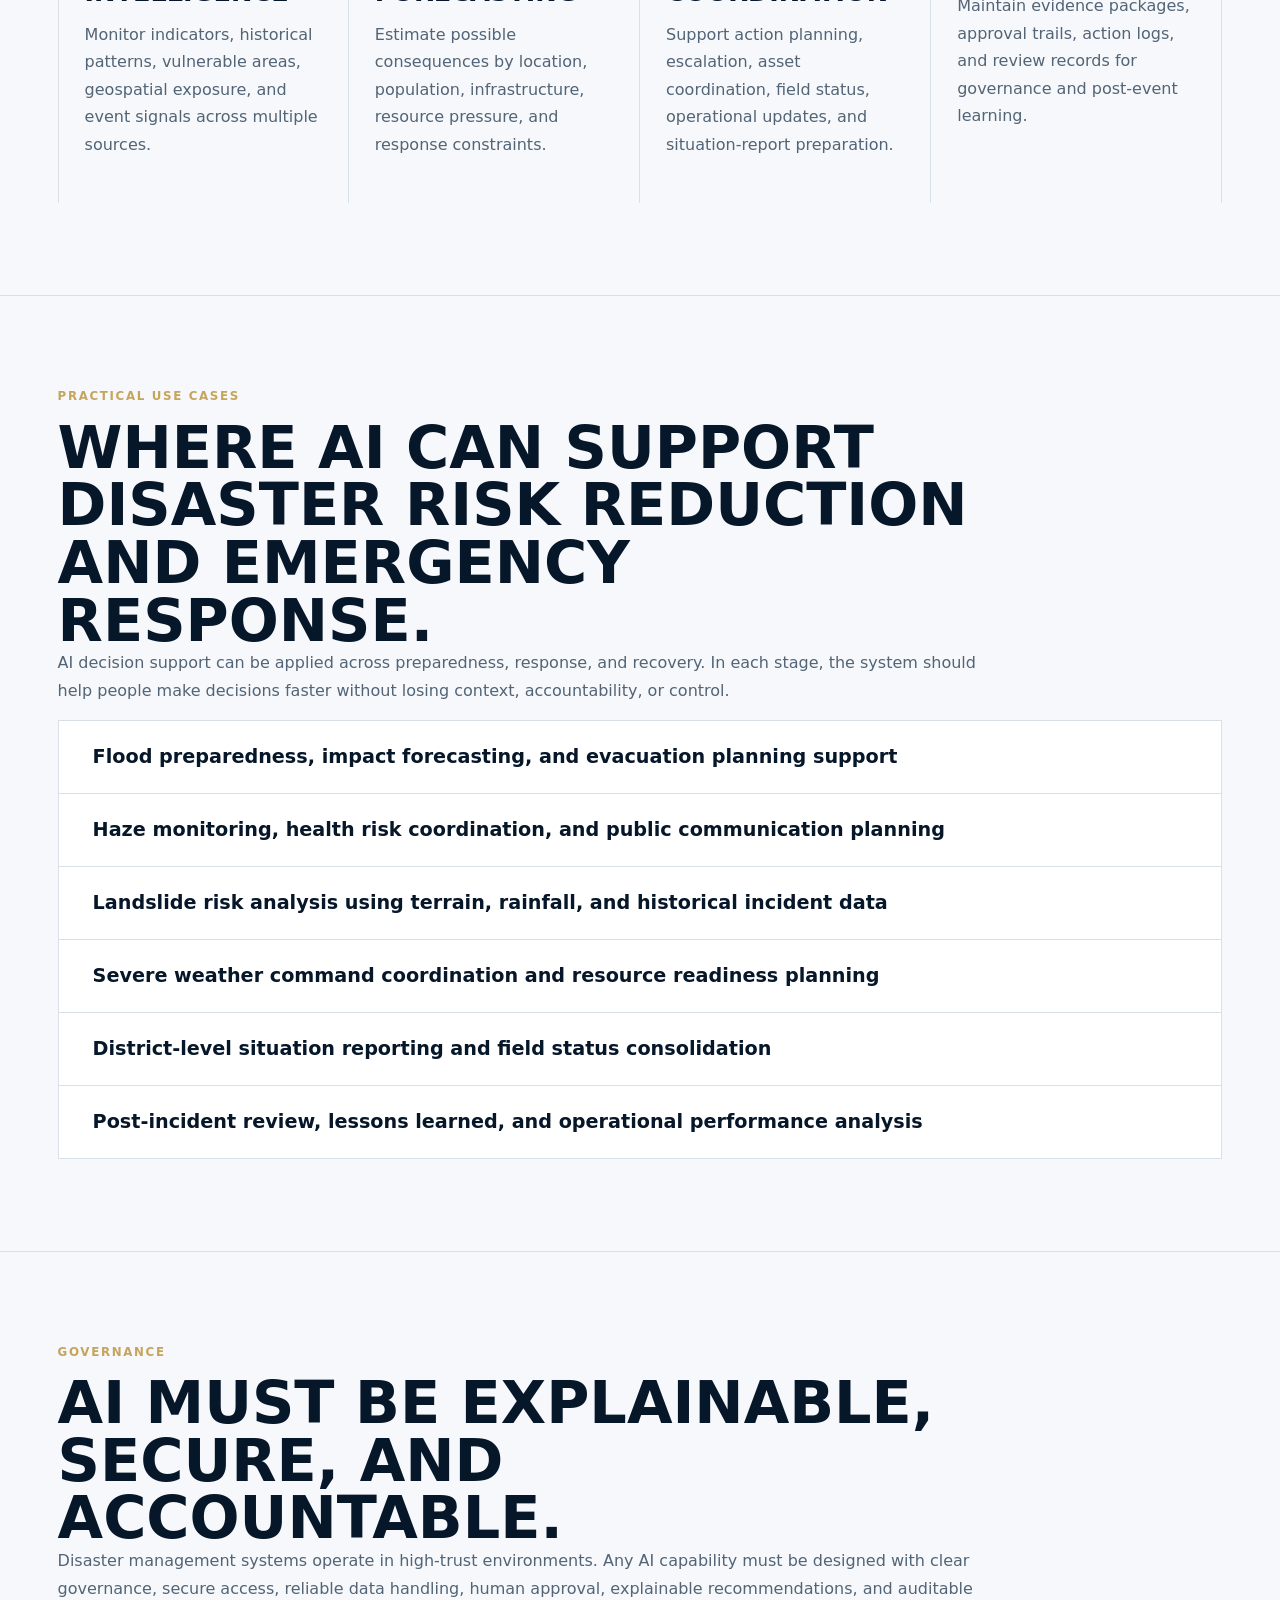
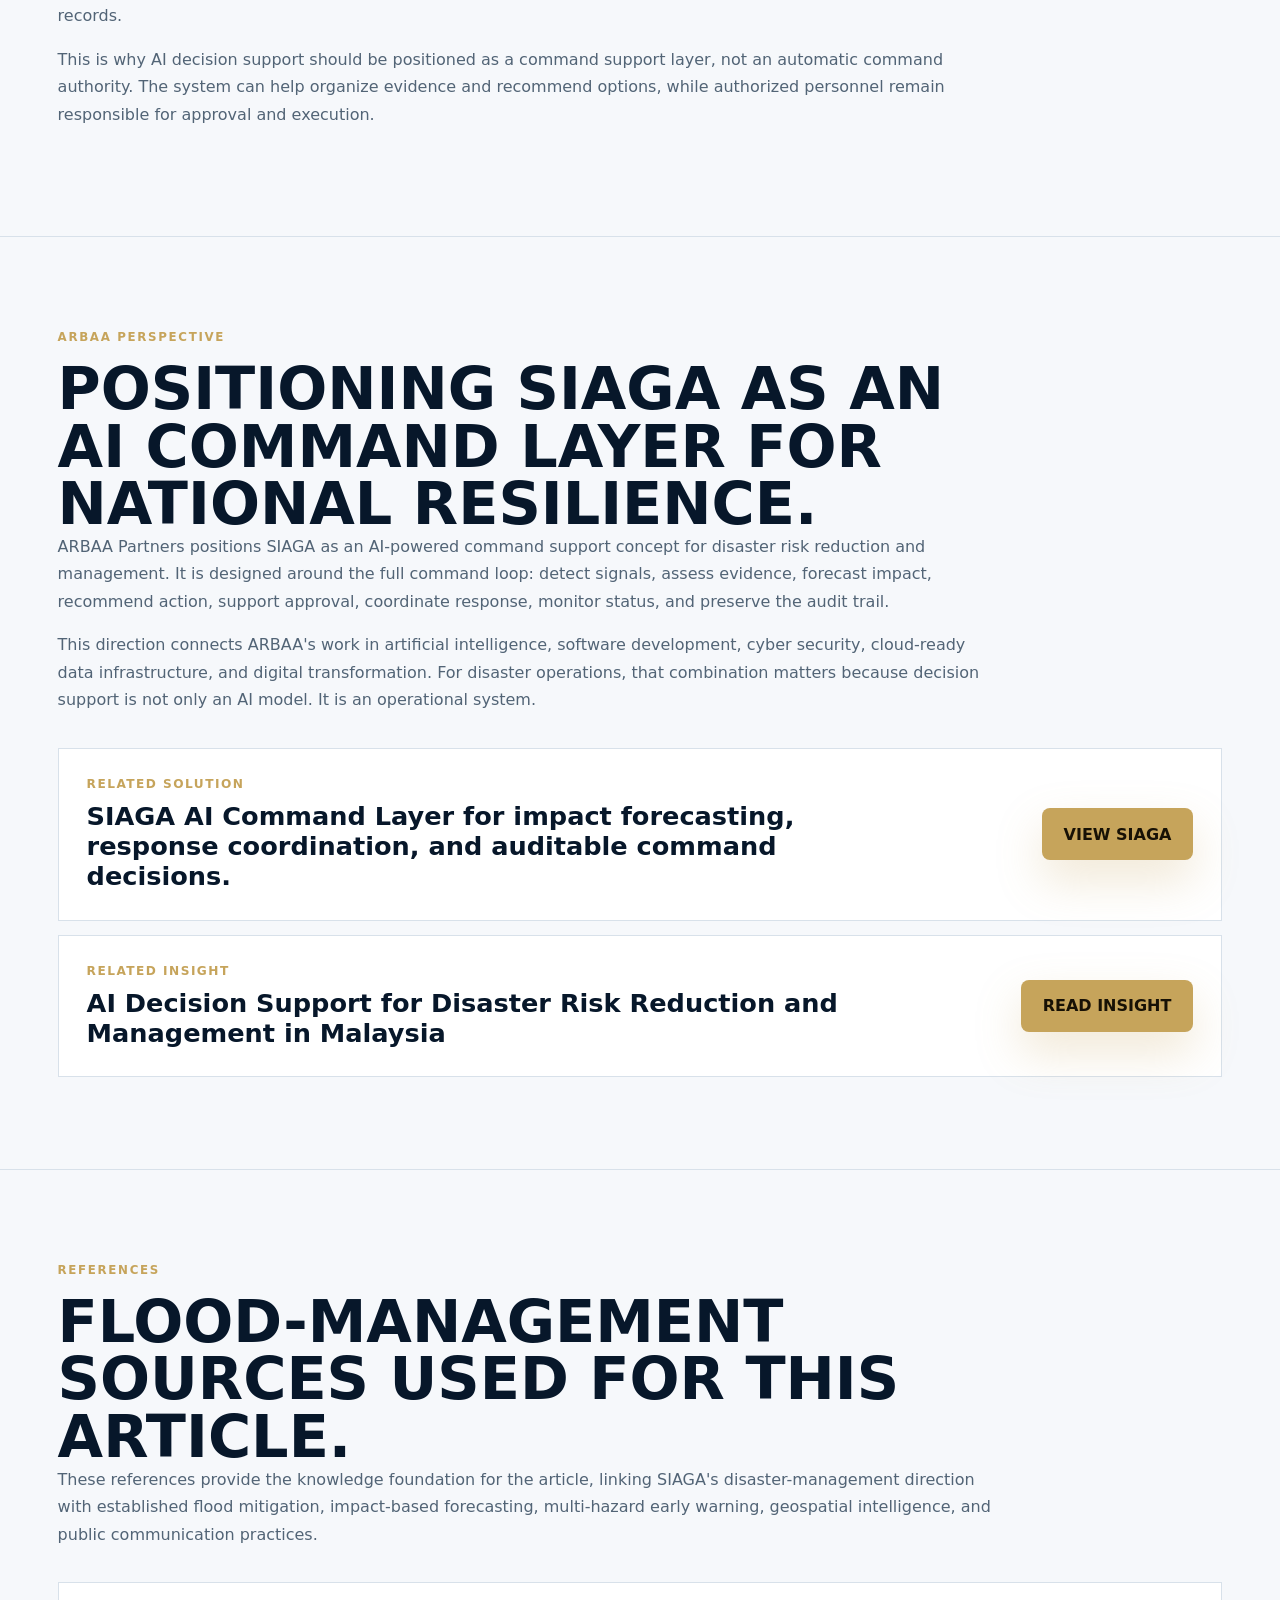
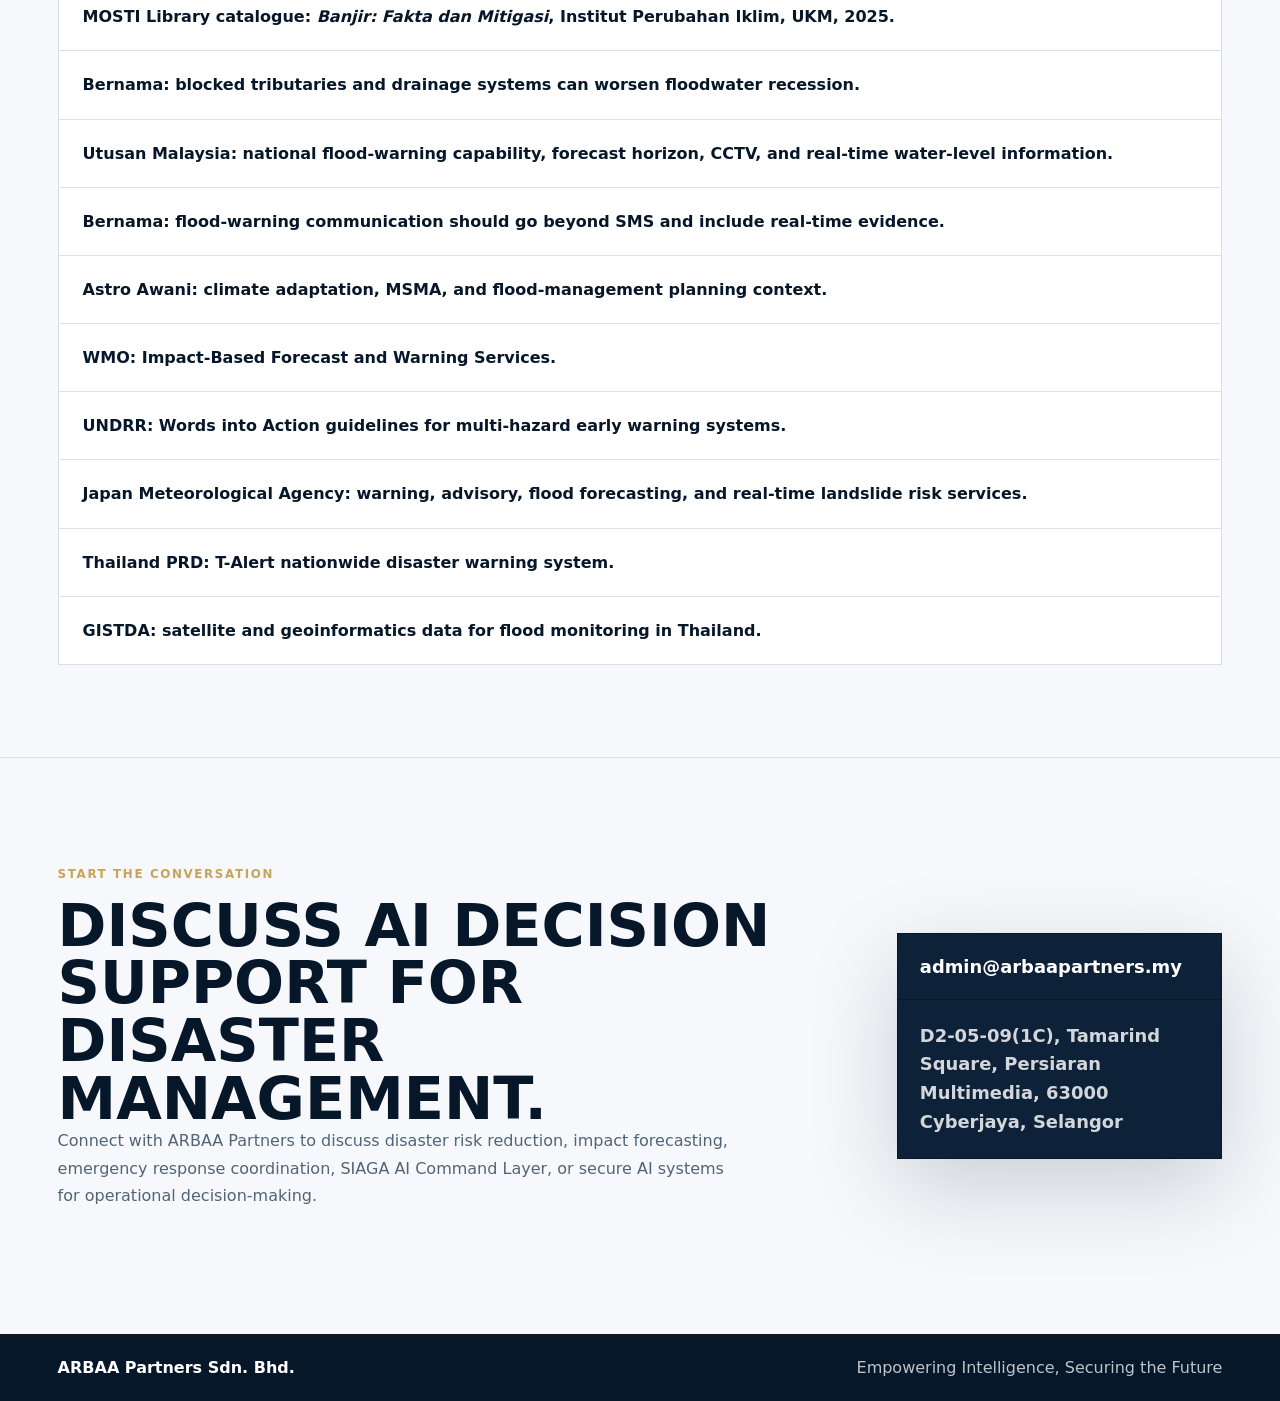
<file: ai-disaster-management-decision-support-malaysia.html>
<!doctype html>
<html lang="en">
  <head>
    <meta charset="UTF-8" />
    <meta name="viewport" content="width=device-width, initial-scale=1.0" />
    <title>AI Disaster Management Decision Support in Malaysia | ARBAA Partners</title>
    <meta
      name="description"
      content="An educational article on how AI decision support can improve disaster management, risk reduction, emergency response coordination, impact forecasting, and command accountability in Malaysia."
    />
    <link rel="canonical" href="https://www.arbaapartners.my/ai-disaster-management-decision-support-malaysia.html" />
    <meta name="robots" content="index, follow" />
    <meta property="og:type" content="article" />
    <meta property="og:title" content="How AI Decision Support Can Improve Disaster Management in Malaysia" />
    <meta
      property="og:description"
      content="How AI can help transform fragmented disaster data into operational decisions, impact forecasts, response coordination, and auditable command records."
    />
    <meta property="og:url" content="https://www.arbaapartners.my/ai-disaster-management-decision-support-malaysia.html" />
    <meta property="og:image" content="https://www.arbaapartners.my/assets/pdf-page3-image1.jpg" />
    <meta name="twitter:card" content="summary_large_image" />
    <meta name="twitter:title" content="AI Disaster Management Decision Support in Malaysia" />
    <meta
      name="twitter:description"
      content="An ARBAA Partners article on AI decision support for disaster risk reduction, emergency response, and operational command."
    />
    <meta name="twitter:image" content="https://www.arbaapartners.my/assets/pdf-page3-image1.jpg" />
    <link rel="stylesheet" href="styles.css" />
    <script type="application/ld+json">
      {
        "@context": "https://schema.org",
        "@type": "Article",
        "headline": "How AI Decision Support Can Improve Disaster Management in Malaysia",
        "description": "An educational article on how AI decision support can improve disaster management, risk reduction, emergency response coordination, impact forecasting, and command accountability in Malaysia.",
        "author": {
          "@type": "Organization",
          "name": "ARBAA Partners Sdn. Bhd."
        },
        "publisher": {
          "@type": "Organization",
          "name": "ARBAA Partners Sdn. Bhd.",
          "logo": {
            "@type": "ImageObject",
            "url": "https://www.arbaapartners.my/assets/arbaa-logo-mark.png"
          }
        },
        "datePublished": "2026-05-06",
        "dateModified": "2026-05-06",
        "mainEntityOfPage": "https://www.arbaapartners.my/ai-disaster-management-decision-support-malaysia.html"
      }
    </script>
  </head>
  <body>
    <header class="site-header">
      <a class="brand" href="index.html" aria-label="ARBAA Partners home">
        <span class="brand-logo">
          <img src="assets/arbaa-logo-mark.png" alt="" />
        </span>
        <span class="brand-copy">
          <strong>ARBAA Partners</strong>
          <small>Sdn. Bhd.</small>
        </span>
      </a>

      <button class="menu-toggle" type="button" aria-label="Open navigation" aria-expanded="false">
        <span></span>
        <span></span>
      </button>

      <nav class="site-nav" aria-label="Primary navigation">
        <a href="index.html?view=profile#explore">Profile</a>
        <a href="index.html?view=services#explore">Services</a>
        <a href="index.html?view=security#explore">Security Mandate</a>
        <a href="index.html?view=approach#explore">Approach</a>
        <a href="insights.html">Insights</a>
        <a href="index.html?view=contact#explore">Contact</a>
      </nav>
    </header>

    <main>
      <section class="service-hero disaster-service-hero">
        <div>
          <p class="eyebrow">Disaster Management Article</p>
          <h1>How AI decision support can improve disaster management in Malaysia.</h1>
          <p class="hero-lead">
            Disaster management is no longer only about collecting alerts. The
            real challenge is converting complex, multi-source information into
            timely decisions that protect communities, guide responders, and
            strengthen national resilience.
          </p>
          <div class="hero-actions">
            <a class="button primary" href="siaga-ai-command-layer.html">Explore SIAGA</a>
            <a class="button ghost" href="ai-solutions-malaysia.html">Back to AI Solutions</a>
          </div>
        </div>
      </section>

      <article class="insight-body">
        <section>
          <p class="eyebrow">Overview</p>
          <h2>Why disaster management needs decision intelligence.</h2>
          <p>
            Malaysia faces a range of disaster risks, including flood, haze,
            landslide, severe weather, fire, drought, infrastructure disruption,
            and other incidents that can quickly affect communities and
            operations. During an event, agencies and response teams may receive
            information from technical systems, field reports, maps, weather
            feeds, asset lists, public channels, and internal coordination rooms.
          </p>
          <p>
            The challenge is not simply a lack of data. In many cases, the
            challenge is too much fragmented data arriving at speed. AI decision
            support can help organize that information, highlight what matters,
            forecast possible consequences, and support clearer command
            decisions.
          </p>
        </section>

        <section>
          <p class="eyebrow">From Warning to Decision</p>
          <h2>Early warning is only useful when it becomes operational action.</h2>
          <p>
            A warning tells decision-makers that a hazard may occur. Operational
            intelligence helps answer the next questions: who may be affected,
            which locations are exposed, what assets are available, what action
            is needed first, and how the decision will be recorded.
          </p>
          <p>
            AI can support this process by connecting hazard signals with
            geospatial context, population exposure, infrastructure data,
            logistics constraints, and response priorities. The goal is not to
            replace human judgment. The goal is to help teams make better
            decisions with more complete evidence.
          </p>
          <div class="insight-points">
            <span>Detect risk signals and anomalies earlier</span>
            <span>Forecast possible operational impact</span>
            <span>Recommend response options for review</span>
            <span>Record decisions for accountability</span>
          </div>
        </section>

        <section>
          <p class="eyebrow">Flood Management Context</p>
          <h2>How SIAGA aligns with flood mitigation thinking in Malaysia.</h2>
          <p>
            The 2025 book <em>Banjir: Fakta dan Mitigasi</em>, edited by
            Zaini Ujang, Zulkifli Yusop, and Wan Hanna Melini Wan Mohtar,
            reflects an important national conversation on flood facts,
            mitigation, and climate-aware planning. Public flood-management
            reporting connected to this wider discussion has emphasized several
            practical priorities: stronger forecasting and early warning, more
            convincing real-time communication to the public, better maintenance
            of drainage and tributary systems, and climate-adaptive planning
            rather than business-as-usual flood response.
          </p>
          <p>
            SIAGA aligns with this direction by acting as an AI command layer
            above existing technical systems. Instead of replacing hydrology,
            drainage, meteorology, or field-response platforms, SIAGA can
            connect those inputs into a decision workflow that helps commanders
            understand likely impact, coordinate preventive action, and maintain
            an auditable record of what was decided.
          </p>
          <div class="seo-content-grid insight-grid">
            <article>
              <span>01</span>
              <h3>Forecasting</h3>
              <p>
                Flood warning systems can identify risk earlier. SIAGA extends
                that value by translating warnings into likely operational
                consequences, priority locations, and response options.
              </p>
            </article>
            <article>
              <span>02</span>
              <h3>Real-Time Communication</h3>
              <p>
                Public confidence improves when warnings are supported by
                visible evidence. SIAGA can package sensor data, field updates,
                maps, CCTV references, and SitRep inputs for clearer briefings.
              </p>
            </article>
            <article>
              <span>03</span>
              <h3>Drainage Intelligence</h3>
              <p>
                Blocked drains and tributaries can slow floodwater recession.
                SIAGA can help prioritize inspection, clearance, and mitigation
                tasks using risk, location, and field-status data.
              </p>
            </article>
            <article>
              <span>04</span>
              <h3>Climate Adaptation</h3>
              <p>
                Flood patterns are changing. SIAGA supports adaptive planning by
                capturing historical events, scenario assumptions, decisions,
                outcomes, and lessons for future preparedness.
              </p>
            </article>
          </div>
        </section>

        <section>
          <p class="eyebrow">Global Best Practices</p>
          <h2>Best-practice capabilities reflected in SIAGA.</h2>
          <p>
            SIAGA has adopted internationally recognized disaster-management
            best-practice pillars, including impact-based
            forecasting, multi-hazard early warning, real-time risk mapping,
            targeted public communication, geospatial intelligence, and
            coordinated preparedness. These pillars are reflected in leading
            disaster-management approaches used and promoted globally.
          </p>
          <p>
            These examples show why an AI command layer is valuable. Modern
            disaster management needs to connect hazard signals with exposure,
            vulnerability, field conditions, response options, communication
            needs, and audit trails.
          </p>
          <div class="seo-content-grid insight-grid">
            <article>
              <span>Japan</span>
              <h3>Real-Time Risk Maps</h3>
              <p>
                Japan's KIKIKURU risk maps show flood, inundation, and
                landslide danger levels in near real time. SIAGA reflects this
                practice by supporting location-based risk visibility and
                operational prioritization.
              </p>
            </article>
            <article>
              <span>Thailand</span>
              <h3>Targeted Alerts</h3>
              <p>
                Thailand's disaster-warning direction includes SMS and cell
                broadcast alerts with risk levels and safety instructions.
                SIAGA can support targeted warning logic, SitRep preparation,
                and recommended response actions.
              </p>
            </article>
            <article>
              <span>WMO</span>
              <h3>Impact-Based Forecasting</h3>
              <p>
                WMO emphasizes moving from what the weather will be to what the
                weather will do. SIAGA aligns by translating hazard signals
                into likely consequences, affected areas, and command options.
              </p>
            </article>
            <article>
              <span>UNDRR</span>
              <h3>Multi-Hazard Warning</h3>
              <p>
                UNDRR frames early warning around risk knowledge, monitoring,
                communication, and preparedness. SIAGA connects these pillars
                into an auditable decision-support workflow.
              </p>
            </article>
          </div>
        </section>

        <section>
          <p class="eyebrow">Core Capabilities</p>
          <h2>What an AI disaster management decision support system can do.</h2>
          <p>
            A well-designed AI decision support system combines analytics,
            workflow, data integration, visualization, and governance. It should
            help teams see risk clearly, prioritize action, coordinate response,
            and preserve a reliable evidence trail after the event.
          </p>
          <div class="seo-content-grid insight-grid">
            <article>
              <span>01</span>
              <h3>Risk Intelligence</h3>
              <p>
                Monitor indicators, historical patterns, vulnerable areas,
                geospatial exposure, and event signals across multiple sources.
              </p>
            </article>
            <article>
              <span>02</span>
              <h3>Impact Forecasting</h3>
              <p>
                Estimate possible consequences by location, population,
                infrastructure, resource pressure, and response constraints.
              </p>
            </article>
            <article>
              <span>03</span>
              <h3>Response Coordination</h3>
              <p>
                Support action planning, escalation, asset coordination, field
                status, operational updates, and situation-report preparation.
              </p>
            </article>
            <article>
              <span>04</span>
              <h3>Decision Audit</h3>
              <p>
                Maintain evidence packages, approval trails, action logs, and
                review records for governance and post-event learning.
              </p>
            </article>
          </div>
        </section>

        <section>
          <p class="eyebrow">Practical Use Cases</p>
          <h2>Where AI can support disaster risk reduction and emergency response.</h2>
          <p>
            AI decision support can be applied across preparedness, response,
            and recovery. In each stage, the system should help people make
            decisions faster without losing context, accountability, or control.
          </p>
          <div class="service-use-list">
            <span>Flood preparedness, impact forecasting, and evacuation planning support</span>
            <span>Haze monitoring, health risk coordination, and public communication planning</span>
            <span>Landslide risk analysis using terrain, rainfall, and historical incident data</span>
            <span>Severe weather command coordination and resource readiness planning</span>
            <span>District-level situation reporting and field status consolidation</span>
            <span>Post-incident review, lessons learned, and operational performance analysis</span>
          </div>
        </section>

        <section>
          <p class="eyebrow">Governance</p>
          <h2>AI must be explainable, secure, and accountable.</h2>
          <p>
            Disaster management systems operate in high-trust environments.
            Any AI capability must be designed with clear governance, secure
            access, reliable data handling, human approval, explainable
            recommendations, and auditable records.
          </p>
          <p>
            This is why AI decision support should be positioned as a command
            support layer, not an automatic command authority. The system can
            help organize evidence and recommend options, while authorized
            personnel remain responsible for approval and execution.
          </p>
        </section>

        <section>
          <p class="eyebrow">ARBAA Perspective</p>
          <h2>Positioning SIAGA as an AI command layer for national resilience.</h2>
          <p>
            ARBAA Partners positions SIAGA as an AI-powered command support
            concept for disaster risk reduction and management. It is designed
            around the full command loop: detect signals, assess evidence,
            forecast impact, recommend action, support approval, coordinate
            response, monitor status, and preserve the audit trail.
          </p>
          <p>
            This direction connects ARBAA's work in artificial intelligence,
            software development, cyber security, cloud-ready data
            infrastructure, and digital transformation. For disaster operations,
            that combination matters because decision support is not only an AI
            model. It is an operational system.
          </p>
          <div class="insight-link-panel">
            <div>
              <span>Related Solution</span>
              <strong>SIAGA AI Command Layer for impact forecasting, response coordination, and auditable command decisions.</strong>
            </div>
            <a class="button primary" href="siaga-ai-command-layer.html">View SIAGA</a>
          </div>
          <div class="insight-link-panel secondary-link-panel">
            <div>
              <span>Related Insight</span>
              <strong>AI Decision Support for Disaster Risk Reduction and Management in Malaysia</strong>
            </div>
            <a class="button primary" href="ai-decision-support-disaster-risk-reduction-malaysia.html">Read Insight</a>
          </div>
        </section>

        <section>
          <p class="eyebrow">References</p>
          <h2>Flood-management sources used for this article.</h2>
          <p>
            These references provide the knowledge foundation for the article,
            linking SIAGA's disaster-management direction with established
            flood mitigation, impact-based forecasting, multi-hazard early
            warning, geospatial intelligence, and public communication
            practices.
          </p>
          <div class="source-list">
            <a href="https://library.mosti.gov.my/cgi-bin/koha/opac-detail.pl?biblionumber=30417" target="_blank" rel="noopener">
              MOSTI Library catalogue: <em>Banjir: Fakta dan Mitigasi</em>, Institut Perubahan Iklim, UKM, 2025.
            </a>
            <a href="https://www.bernama.com/bm/news.php?id=1920156" target="_blank" rel="noopener">
              Bernama: blocked tributaries and drainage systems can worsen floodwater recession.
            </a>
            <a href="https://www.utusan.com.my/terkini/2021/12/negara-dilengkapi-sistem-amaran-banjir-2023/" target="_blank" rel="noopener">
              Utusan Malaysia: national flood-warning capability, forecast horizon, CCTV, and real-time water-level information.
            </a>
            <a href="https://www.bernama.com/bm/news.php?id=2039303" target="_blank" rel="noopener">
              Bernama: flood-warning communication should go beyond SMS and include real-time evidence.
            </a>
            <a href="https://www.astroawani.com/berita-malaysia/istilah-banjir-100-tahun-perlu-dikaji-semula-pakar-hidrologi-364414" target="_blank" rel="noopener">
              Astro Awani: climate adaptation, MSMA, and flood-management planning context.
            </a>
            <a href="https://wmo.int/impact-based-forecast-and-warning-services" target="_blank" rel="noopener">
              WMO: Impact-Based Forecast and Warning Services.
            </a>
            <a href="https://www.undrr.org/publication/words-action-guidelines-multi-hazard-early-warning-systems" target="_blank" rel="noopener">
              UNDRR: Words into Action guidelines for multi-hazard early warning systems.
            </a>
            <a href="https://www.jma.go.jp/jma/en/Activities/forecast.html" target="_blank" rel="noopener">
              Japan Meteorological Agency: warning, advisory, flood forecasting, and real-time landslide risk services.
            </a>
            <a href="https://thailand.prd.go.th/en/content/category/detail/id/52/iid/426007" target="_blank" rel="noopener">
              Thailand PRD: T-Alert nationwide disaster warning system.
            </a>
            <a href="https://gistda.or.th/news_view.php?lang=EN&amp;n_id=8062" target="_blank" rel="noopener">
              GISTDA: satellite and geoinformatics data for flood monitoring in Thailand.
            </a>
          </div>
        </section>
      </article>

      <section class="contact-section">
        <div>
          <p class="eyebrow">Start the Conversation</p>
          <h2>Discuss AI decision support for disaster management.</h2>
          <p>
            Connect with ARBAA Partners to discuss disaster risk reduction,
            impact forecasting, emergency response coordination, SIAGA AI
            Command Layer, or secure AI systems for operational decision-making.
          </p>
        </div>
        <div class="contact-card">
          <a href="mailto:admin@arbaapartners.my">admin@arbaapartners.my</a>
          <address>
            D2-05-09(1C), Tamarind Square, Persiaran Multimedia,
            63000 Cyberjaya, Selangor
          </address>
        </div>
      </section>
    </main>

    <footer class="site-footer">
      <span>ARBAA Partners Sdn. Bhd.</span>
      <span>Empowering Intelligence, Securing the Future</span>
    </footer>

    <script src="script.js"></script>
  </body>
</html>
</file>
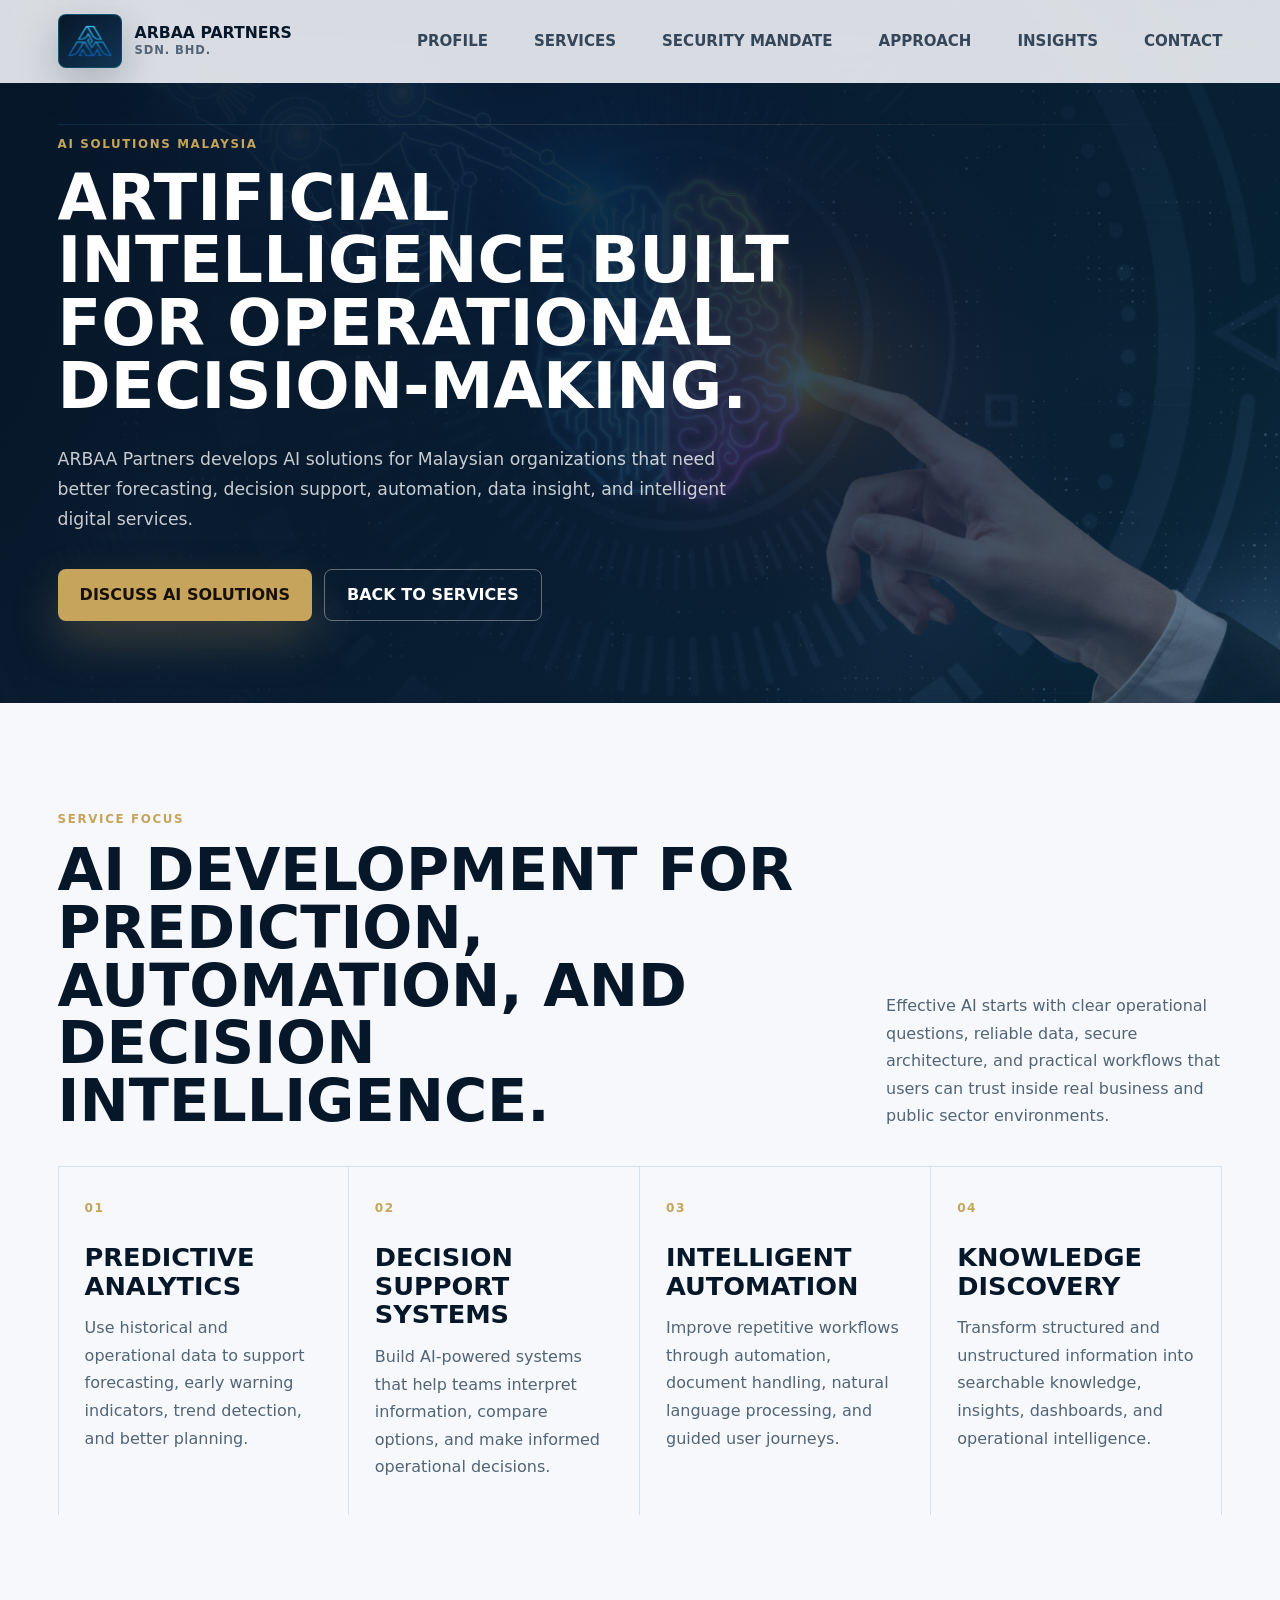
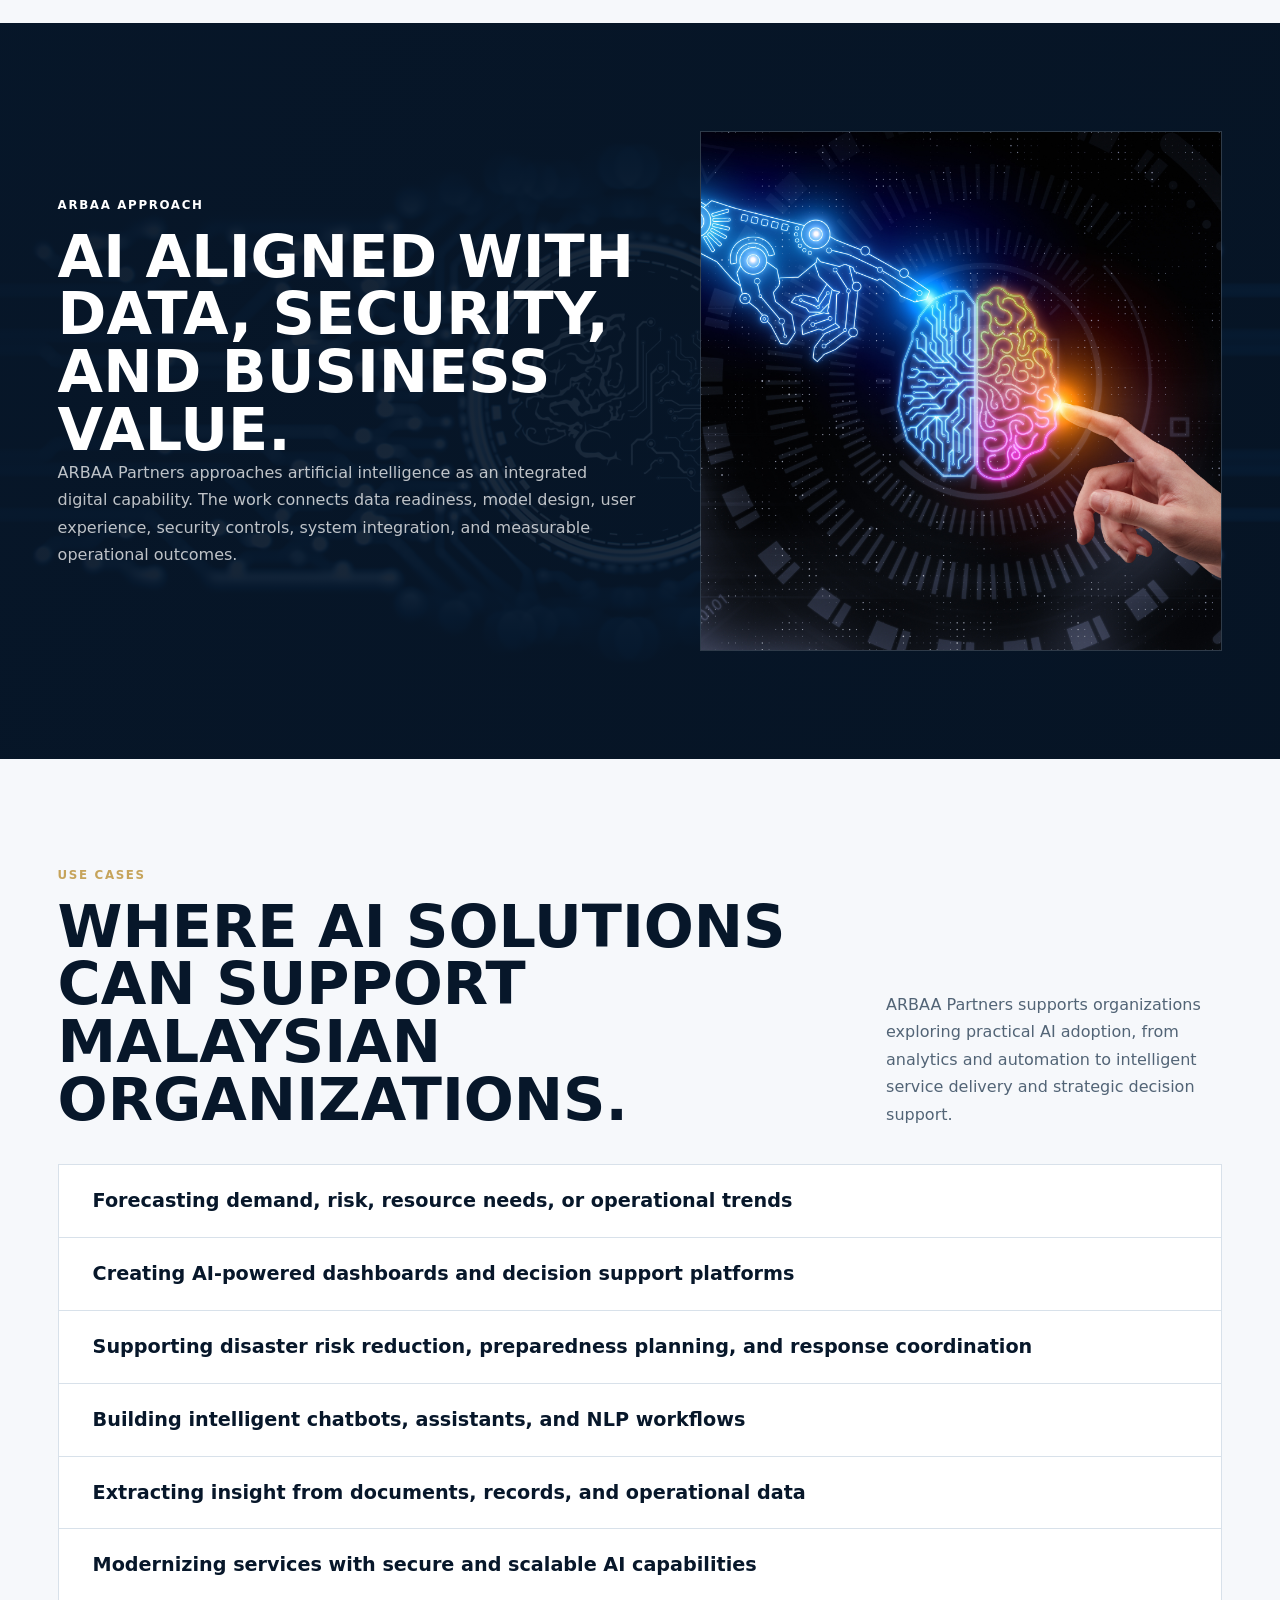
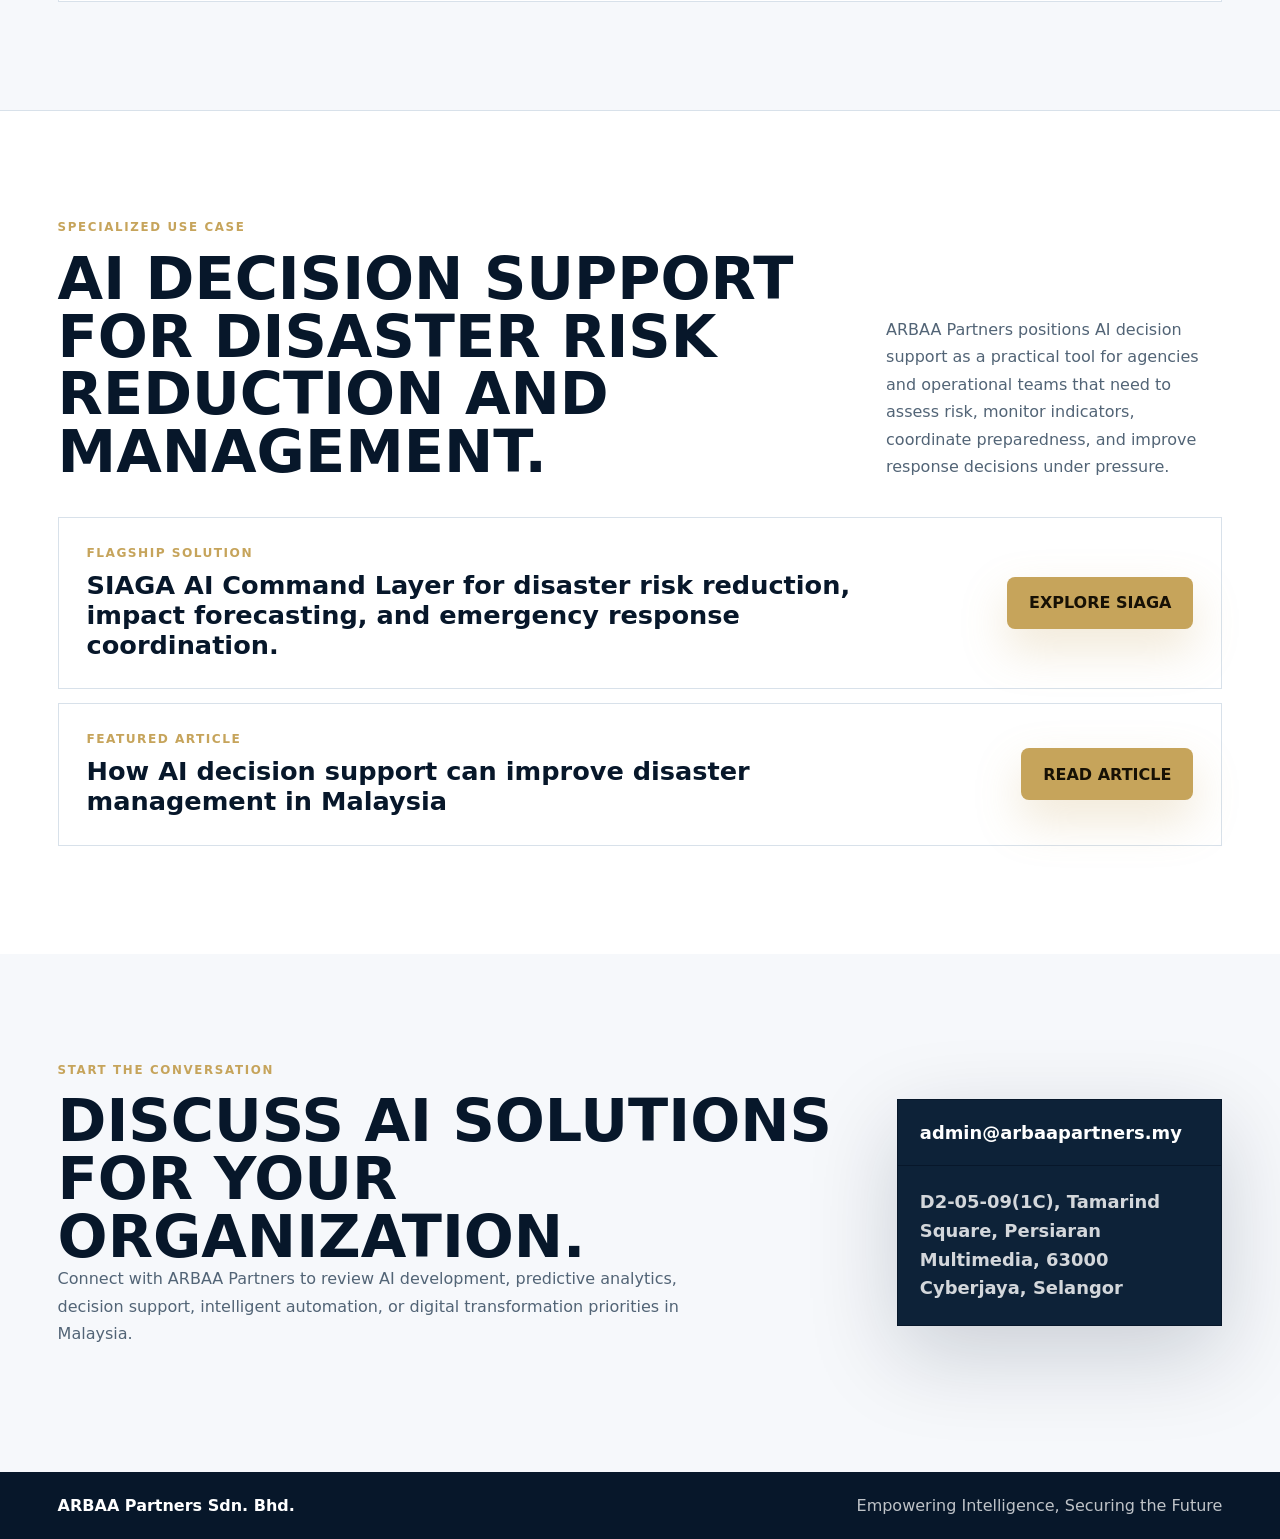
<file: ai-solutions-malaysia.html>
<!doctype html>
<html lang="en">
  <head>
    <meta charset="UTF-8" />
    <meta name="viewport" content="width=device-width, initial-scale=1.0" />
    <title>AI Solutions Malaysia | ARBAA Partners Sdn. Bhd.</title>
    <meta
      name="description"
      content="ARBAA Partners develops AI solutions in Malaysia for decision support, predictive analytics, automation, knowledge discovery, and intelligent digital operations."
    />
    <link rel="canonical" href="https://www.arbaapartners.my/ai-solutions-malaysia.html" />
    <meta name="robots" content="index, follow" />
    <meta property="og:type" content="website" />
    <meta property="og:title" content="AI Solutions Malaysia | ARBAA Partners Sdn. Bhd." />
    <meta
      property="og:description"
      content="Artificial intelligence solutions for forecasting, decision support, automation, analytics, and digital transformation in Malaysia."
    />
    <meta property="og:url" content="https://www.arbaapartners.my/ai-solutions-malaysia.html" />
    <meta property="og:image" content="https://www.arbaapartners.my/assets/pdf-page2-image1.jpg" />
    <meta name="twitter:card" content="summary_large_image" />
    <meta name="twitter:title" content="AI Solutions Malaysia | ARBAA Partners Sdn. Bhd." />
    <meta
      name="twitter:description"
      content="AI development, predictive analytics, decision support, and intelligent automation for Malaysian organizations."
    />
    <meta name="twitter:image" content="https://www.arbaapartners.my/assets/pdf-page2-image1.jpg" />
    <link rel="stylesheet" href="styles.css" />
    <script type="application/ld+json">
      {
        "@context": "https://schema.org",
        "@type": "Service",
        "name": "AI Solutions Malaysia",
        "provider": {
          "@type": "LocalBusiness",
          "name": "ARBAA Partners Sdn. Bhd.",
          "url": "https://www.arbaapartners.my/"
        },
        "areaServed": "Malaysia",
        "serviceType": "Artificial Intelligence Development",
        "description": "AI solutions covering predictive analytics, decision support systems, disaster risk reduction, knowledge discovery, natural language workflows, automation, and data-driven operational intelligence for Malaysian organizations."
      }
    </script>
  </head>
  <body>
    <header class="site-header">
      <a class="brand" href="index.html" aria-label="ARBAA Partners home">
        <span class="brand-logo">
          <img src="assets/arbaa-logo-mark.png" alt="" />
        </span>
        <span class="brand-copy">
          <strong>ARBAA Partners</strong>
          <small>Sdn. Bhd.</small>
        </span>
      </a>

      <button class="menu-toggle" type="button" aria-label="Open navigation" aria-expanded="false">
        <span></span>
        <span></span>
      </button>

      <nav class="site-nav" aria-label="Primary navigation">
        <a href="index.html?view=profile#explore">Profile</a>
        <a href="index.html?view=services#explore">Services</a>
        <a href="index.html?view=security#explore">Security Mandate</a>
        <a href="index.html?view=approach#explore">Approach</a>
        <a href="insights.html">Insights</a>
        <a href="index.html?view=contact#explore">Contact</a>
      </nav>
    </header>

    <main>
      <section class="service-hero ai-service-hero">
        <div>
          <p class="eyebrow">AI Solutions Malaysia</p>
          <h1>Artificial intelligence built for operational decision-making.</h1>
          <p class="hero-lead">
            ARBAA Partners develops AI solutions for Malaysian organizations
            that need better forecasting, decision support, automation, data
            insight, and intelligent digital services.
          </p>
          <div class="hero-actions">
            <a class="button primary" href="mailto:admin@arbaapartners.my">Discuss AI Solutions</a>
            <a class="button ghost" href="index.html?view=services#explore">Back to Services</a>
          </div>
        </div>
      </section>

      <section class="service-overview">
        <div class="section-header">
          <div>
            <p class="eyebrow">Service Focus</p>
            <h2>AI development for prediction, automation, and decision intelligence.</h2>
          </div>
          <p>
            Effective AI starts with clear operational questions, reliable
            data, secure architecture, and practical workflows that users can
            trust inside real business and public sector environments.
          </p>
        </div>

        <div class="seo-content-grid">
          <article>
            <span>01</span>
            <h3>Predictive Analytics</h3>
            <p>
              Use historical and operational data to support forecasting,
              early warning indicators, trend detection, and better planning.
            </p>
          </article>
          <article>
            <span>02</span>
            <h3>Decision Support Systems</h3>
            <p>
              Build AI-powered systems that help teams interpret information,
              compare options, and make informed operational decisions.
            </p>
          </article>
          <article>
            <span>03</span>
            <h3>Intelligent Automation</h3>
            <p>
              Improve repetitive workflows through automation, document
              handling, natural language processing, and guided user journeys.
            </p>
          </article>
          <article>
            <span>04</span>
            <h3>Knowledge Discovery</h3>
            <p>
              Transform structured and unstructured information into searchable
              knowledge, insights, dashboards, and operational intelligence.
            </p>
          </article>
        </div>
      </section>

      <section class="feature-band service-feature">
        <div>
          <p class="eyebrow">ARBAA Approach</p>
          <h2>AI aligned with data, security, and business value.</h2>
          <p>
            ARBAA Partners approaches artificial intelligence as an integrated
            digital capability. The work connects data readiness, model design,
            user experience, security controls, system integration, and
            measurable operational outcomes.
          </p>
        </div>
        <img src="assets/pdf-page2-image1.jpg" alt="Artificial intelligence brain interface representing AI solutions" />
      </section>

      <section class="service-overview">
        <div class="section-header">
          <div>
            <p class="eyebrow">Use Cases</p>
            <h2>Where AI solutions can support Malaysian organizations.</h2>
          </div>
          <p>
            ARBAA Partners supports organizations exploring practical AI
            adoption, from analytics and automation to intelligent service
            delivery and strategic decision support.
          </p>
        </div>

        <div class="service-use-list">
          <span>Forecasting demand, risk, resource needs, or operational trends</span>
          <span>Creating AI-powered dashboards and decision support platforms</span>
          <span>Supporting disaster risk reduction, preparedness planning, and response coordination</span>
          <span>Building intelligent chatbots, assistants, and NLP workflows</span>
          <span>Extracting insight from documents, records, and operational data</span>
          <span>Modernizing services with secure and scalable AI capabilities</span>
        </div>
      </section>

      <section class="service-overview highlight-use-case">
        <div class="section-header">
          <div>
            <p class="eyebrow">Specialized Use Case</p>
            <h2>AI decision support for disaster risk reduction and management.</h2>
          </div>
          <p>
            ARBAA Partners positions AI decision support as a practical tool
            for agencies and operational teams that need to assess risk,
            monitor indicators, coordinate preparedness, and improve response
            decisions under pressure.
          </p>
        </div>
        <div class="insight-link-panel">
          <div>
            <span>Flagship Solution</span>
            <strong>SIAGA AI Command Layer for disaster risk reduction, impact forecasting, and emergency response coordination.</strong>
          </div>
          <a class="button primary" href="siaga-ai-command-layer.html">Explore SIAGA</a>
        </div>
        <div class="insight-link-panel secondary-link-panel">
          <div>
            <span>Featured Article</span>
            <strong>How AI decision support can improve disaster management in Malaysia</strong>
          </div>
          <a class="button primary" href="ai-disaster-management-decision-support-malaysia.html">Read Article</a>
        </div>
      </section>

      <section class="contact-section">
        <div>
          <p class="eyebrow">Start the Conversation</p>
          <h2>Discuss AI solutions for your organization.</h2>
          <p>
            Connect with ARBAA Partners to review AI development, predictive
            analytics, decision support, intelligent automation, or digital
            transformation priorities in Malaysia.
          </p>
        </div>
        <div class="contact-card">
          <a href="mailto:admin@arbaapartners.my">admin@arbaapartners.my</a>
          <address>
            D2-05-09(1C), Tamarind Square, Persiaran Multimedia,
            63000 Cyberjaya, Selangor
          </address>
        </div>
      </section>
    </main>

    <footer class="site-footer">
      <span>ARBAA Partners Sdn. Bhd.</span>
      <span>Empowering Intelligence, Securing the Future</span>
    </footer>

    <script src="script.js"></script>
  </body>
</html>
</file>
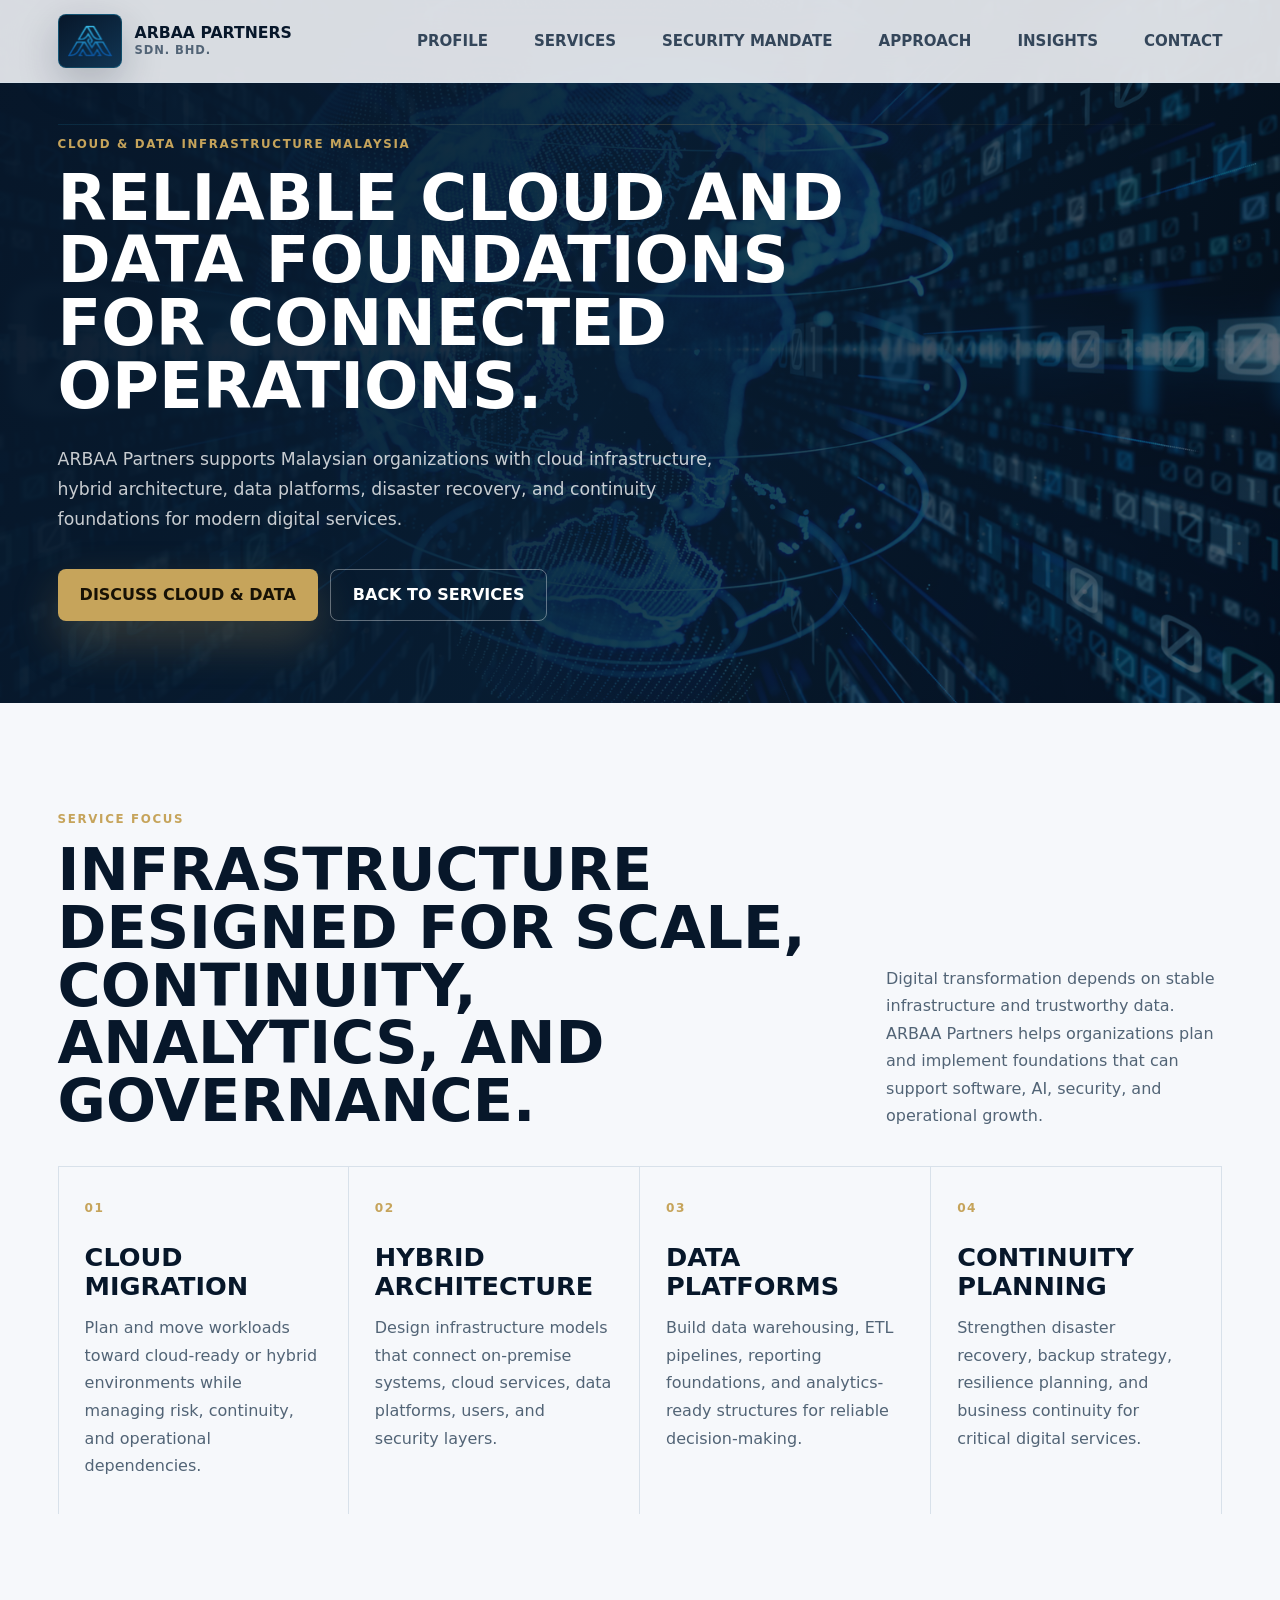
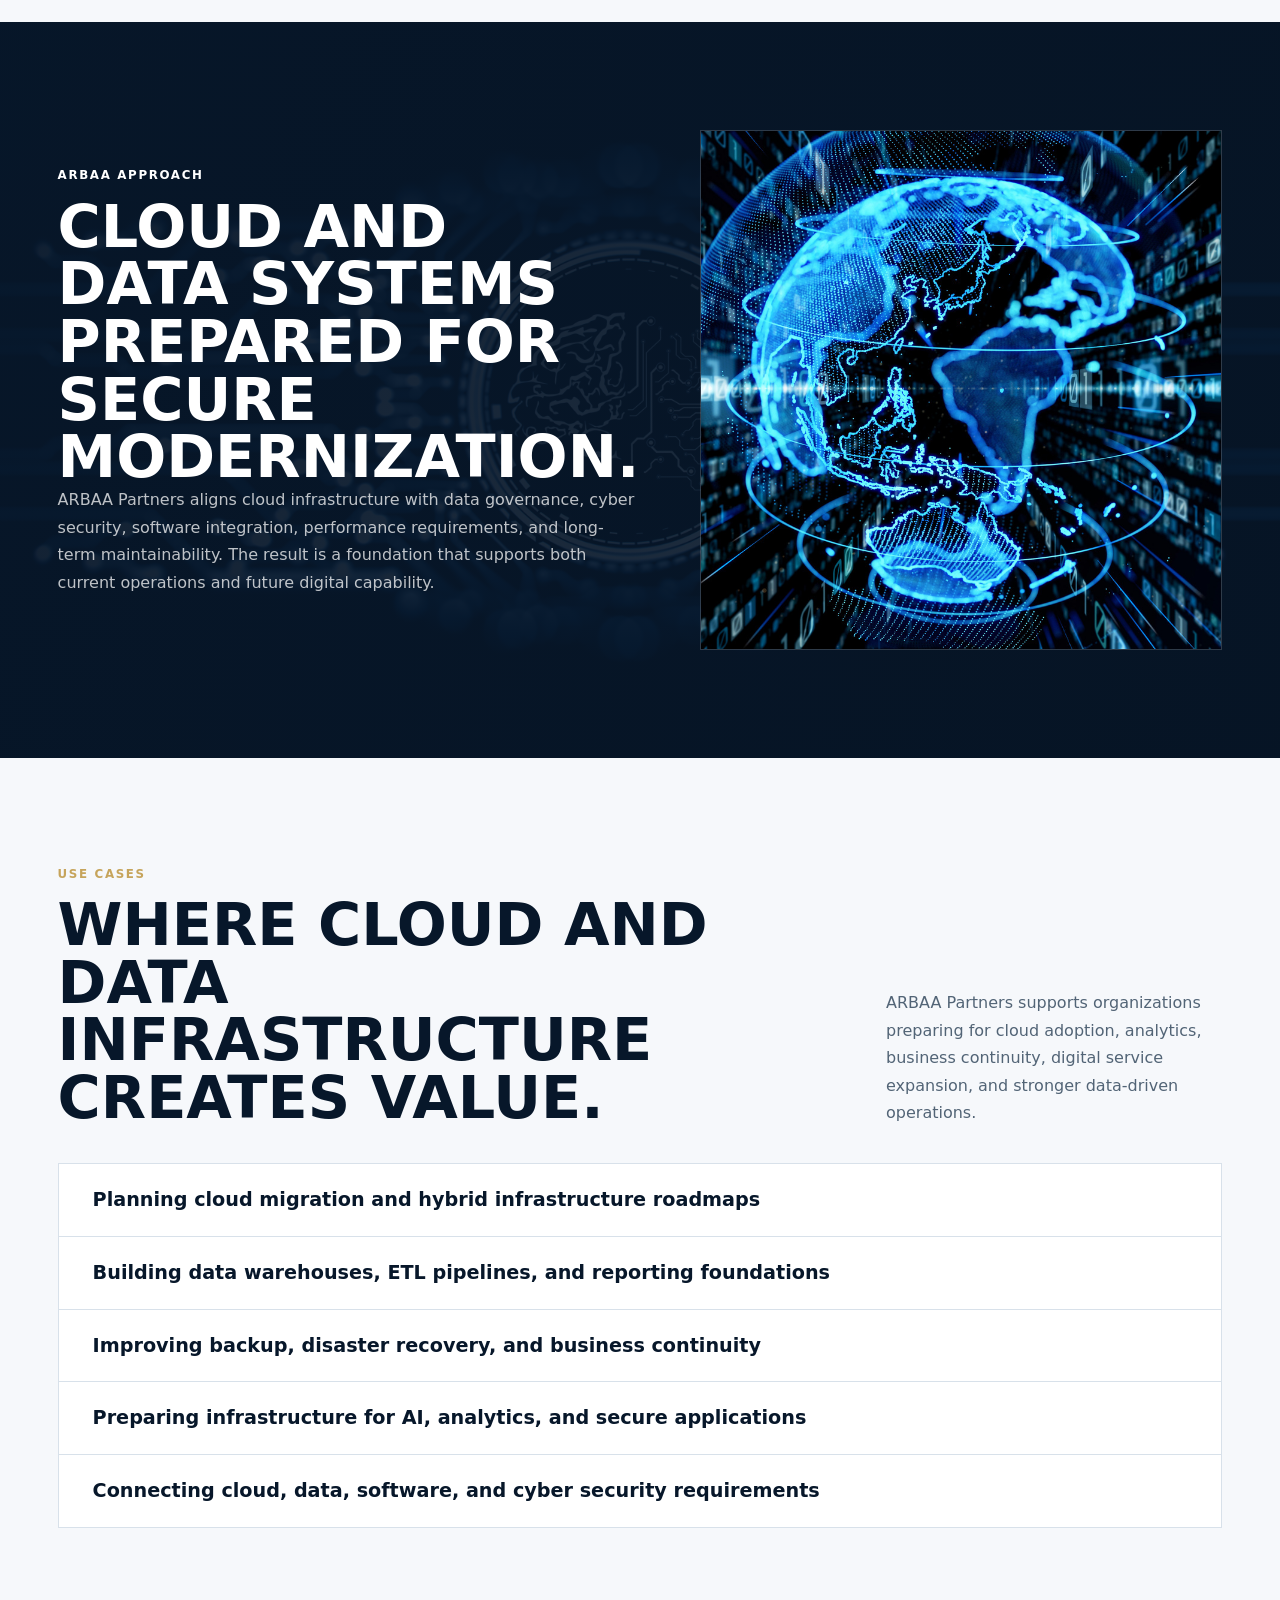
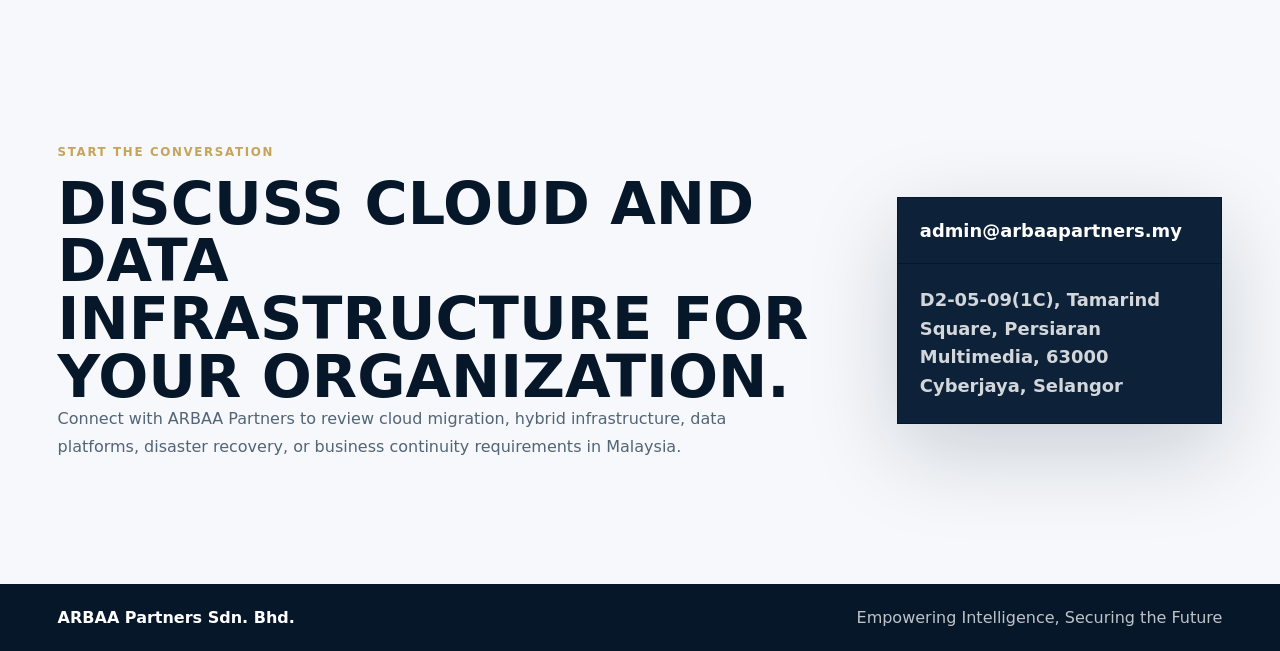
<file: cloud-data-infrastructure-malaysia.html>
<!doctype html>
<html lang="en">
  <head>
    <meta charset="UTF-8" />
    <meta name="viewport" content="width=device-width, initial-scale=1.0" />
    <title>Cloud & Data Infrastructure Malaysia | ARBAA Partners</title>
    <meta
      name="description"
      content="ARBAA Partners delivers cloud and data infrastructure services in Malaysia, including cloud migration, hybrid architecture, data pipelines, and disaster recovery."
    />
    <link rel="canonical" href="https://www.arbaapartners.my/cloud-data-infrastructure-malaysia.html" />
    <meta name="robots" content="index, follow" />
    <meta property="og:type" content="website" />
    <meta property="og:title" content="Cloud & Data Infrastructure Malaysia | ARBAA Partners" />
    <meta
      property="og:description"
      content="Cloud migration, hybrid infrastructure, data warehousing, ETL pipelines, disaster recovery, and business continuity services in Malaysia."
    />
    <meta property="og:url" content="https://www.arbaapartners.my/cloud-data-infrastructure-malaysia.html" />
    <meta property="og:image" content="https://www.arbaapartners.my/assets/pdf-page3-image1.jpg" />
    <meta name="twitter:card" content="summary_large_image" />
    <meta name="twitter:title" content="Cloud & Data Infrastructure Malaysia | ARBAA Partners" />
    <meta
      name="twitter:description"
      content="Cloud infrastructure, data platforms, disaster recovery, and business continuity support for Malaysian organizations."
    />
    <meta name="twitter:image" content="https://www.arbaapartners.my/assets/pdf-page3-image1.jpg" />
    <link rel="stylesheet" href="styles.css" />
    <script type="application/ld+json">
      {
        "@context": "https://schema.org",
        "@type": "Service",
        "name": "Cloud and Data Infrastructure Malaysia",
        "provider": {
          "@type": "LocalBusiness",
          "name": "ARBAA Partners Sdn. Bhd.",
          "url": "https://www.arbaapartners.my/"
        },
        "areaServed": "Malaysia",
        "serviceType": "Cloud and Data Infrastructure",
        "description": "Cloud and data infrastructure services covering cloud migration, hybrid architecture, data warehousing, ETL pipelines, disaster recovery, and business continuity planning for Malaysian organizations."
      }
    </script>
  </head>
  <body>
    <header class="site-header">
      <a class="brand" href="index.html" aria-label="ARBAA Partners home">
        <span class="brand-logo">
          <img src="assets/arbaa-logo-mark.png" alt="" />
        </span>
        <span class="brand-copy">
          <strong>ARBAA Partners</strong>
          <small>Sdn. Bhd.</small>
        </span>
      </a>

      <button class="menu-toggle" type="button" aria-label="Open navigation" aria-expanded="false">
        <span></span>
        <span></span>
      </button>

      <nav class="site-nav" aria-label="Primary navigation">
        <a href="index.html?view=profile#explore">Profile</a>
        <a href="index.html?view=services#explore">Services</a>
        <a href="index.html?view=security#explore">Security Mandate</a>
        <a href="index.html?view=approach#explore">Approach</a>
        <a href="insights.html">Insights</a>
        <a href="index.html?view=contact#explore">Contact</a>
      </nav>
    </header>

    <main>
      <section class="service-hero cloud-service-hero">
        <div>
          <p class="eyebrow">Cloud & Data Infrastructure Malaysia</p>
          <h1>Reliable cloud and data foundations for connected operations.</h1>
          <p class="hero-lead">
            ARBAA Partners supports Malaysian organizations with cloud
            infrastructure, hybrid architecture, data platforms, disaster
            recovery, and continuity foundations for modern digital services.
          </p>
          <div class="hero-actions">
            <a class="button primary" href="mailto:admin@arbaapartners.my">Discuss Cloud & Data</a>
            <a class="button ghost" href="index.html?view=services#explore">Back to Services</a>
          </div>
        </div>
      </section>

      <section class="service-overview">
        <div class="section-header">
          <div>
            <p class="eyebrow">Service Focus</p>
            <h2>Infrastructure designed for scale, continuity, analytics, and governance.</h2>
          </div>
          <p>
            Digital transformation depends on stable infrastructure and
            trustworthy data. ARBAA Partners helps organizations plan and
            implement foundations that can support software, AI, security, and
            operational growth.
          </p>
        </div>

        <div class="seo-content-grid">
          <article>
            <span>01</span>
            <h3>Cloud Migration</h3>
            <p>
              Plan and move workloads toward cloud-ready or hybrid
              environments while managing risk, continuity, and operational
              dependencies.
            </p>
          </article>
          <article>
            <span>02</span>
            <h3>Hybrid Architecture</h3>
            <p>
              Design infrastructure models that connect on-premise systems,
              cloud services, data platforms, users, and security layers.
            </p>
          </article>
          <article>
            <span>03</span>
            <h3>Data Platforms</h3>
            <p>
              Build data warehousing, ETL pipelines, reporting foundations, and
              analytics-ready structures for reliable decision-making.
            </p>
          </article>
          <article>
            <span>04</span>
            <h3>Continuity Planning</h3>
            <p>
              Strengthen disaster recovery, backup strategy, resilience
              planning, and business continuity for critical digital services.
            </p>
          </article>
        </div>
      </section>

      <section class="feature-band service-feature">
        <div>
          <p class="eyebrow">ARBAA Approach</p>
          <h2>Cloud and data systems prepared for secure modernization.</h2>
          <p>
            ARBAA Partners aligns cloud infrastructure with data governance,
            cyber security, software integration, performance requirements, and
            long-term maintainability. The result is a foundation that supports
            both current operations and future digital capability.
          </p>
        </div>
        <img src="assets/pdf-page3-image1.jpg" alt="Digital globe representing cloud and data infrastructure" />
      </section>

      <section class="service-overview">
        <div class="section-header">
          <div>
            <p class="eyebrow">Use Cases</p>
            <h2>Where cloud and data infrastructure creates value.</h2>
          </div>
          <p>
            ARBAA Partners supports organizations preparing for cloud adoption,
            analytics, business continuity, digital service expansion, and
            stronger data-driven operations.
          </p>
        </div>

        <div class="service-use-list">
          <span>Planning cloud migration and hybrid infrastructure roadmaps</span>
          <span>Building data warehouses, ETL pipelines, and reporting foundations</span>
          <span>Improving backup, disaster recovery, and business continuity</span>
          <span>Preparing infrastructure for AI, analytics, and secure applications</span>
          <span>Connecting cloud, data, software, and cyber security requirements</span>
        </div>
      </section>

      <section class="contact-section">
        <div>
          <p class="eyebrow">Start the Conversation</p>
          <h2>Discuss cloud and data infrastructure for your organization.</h2>
          <p>
            Connect with ARBAA Partners to review cloud migration, hybrid
            infrastructure, data platforms, disaster recovery, or business
            continuity requirements in Malaysia.
          </p>
        </div>
        <div class="contact-card">
          <a href="mailto:admin@arbaapartners.my">admin@arbaapartners.my</a>
          <address>
            D2-05-09(1C), Tamarind Square, Persiaran Multimedia,
            63000 Cyberjaya, Selangor
          </address>
        </div>
      </section>
    </main>

    <footer class="site-footer">
      <span>ARBAA Partners Sdn. Bhd.</span>
      <span>Empowering Intelligence, Securing the Future</span>
    </footer>

    <script src="script.js"></script>
  </body>
</html>
</file>
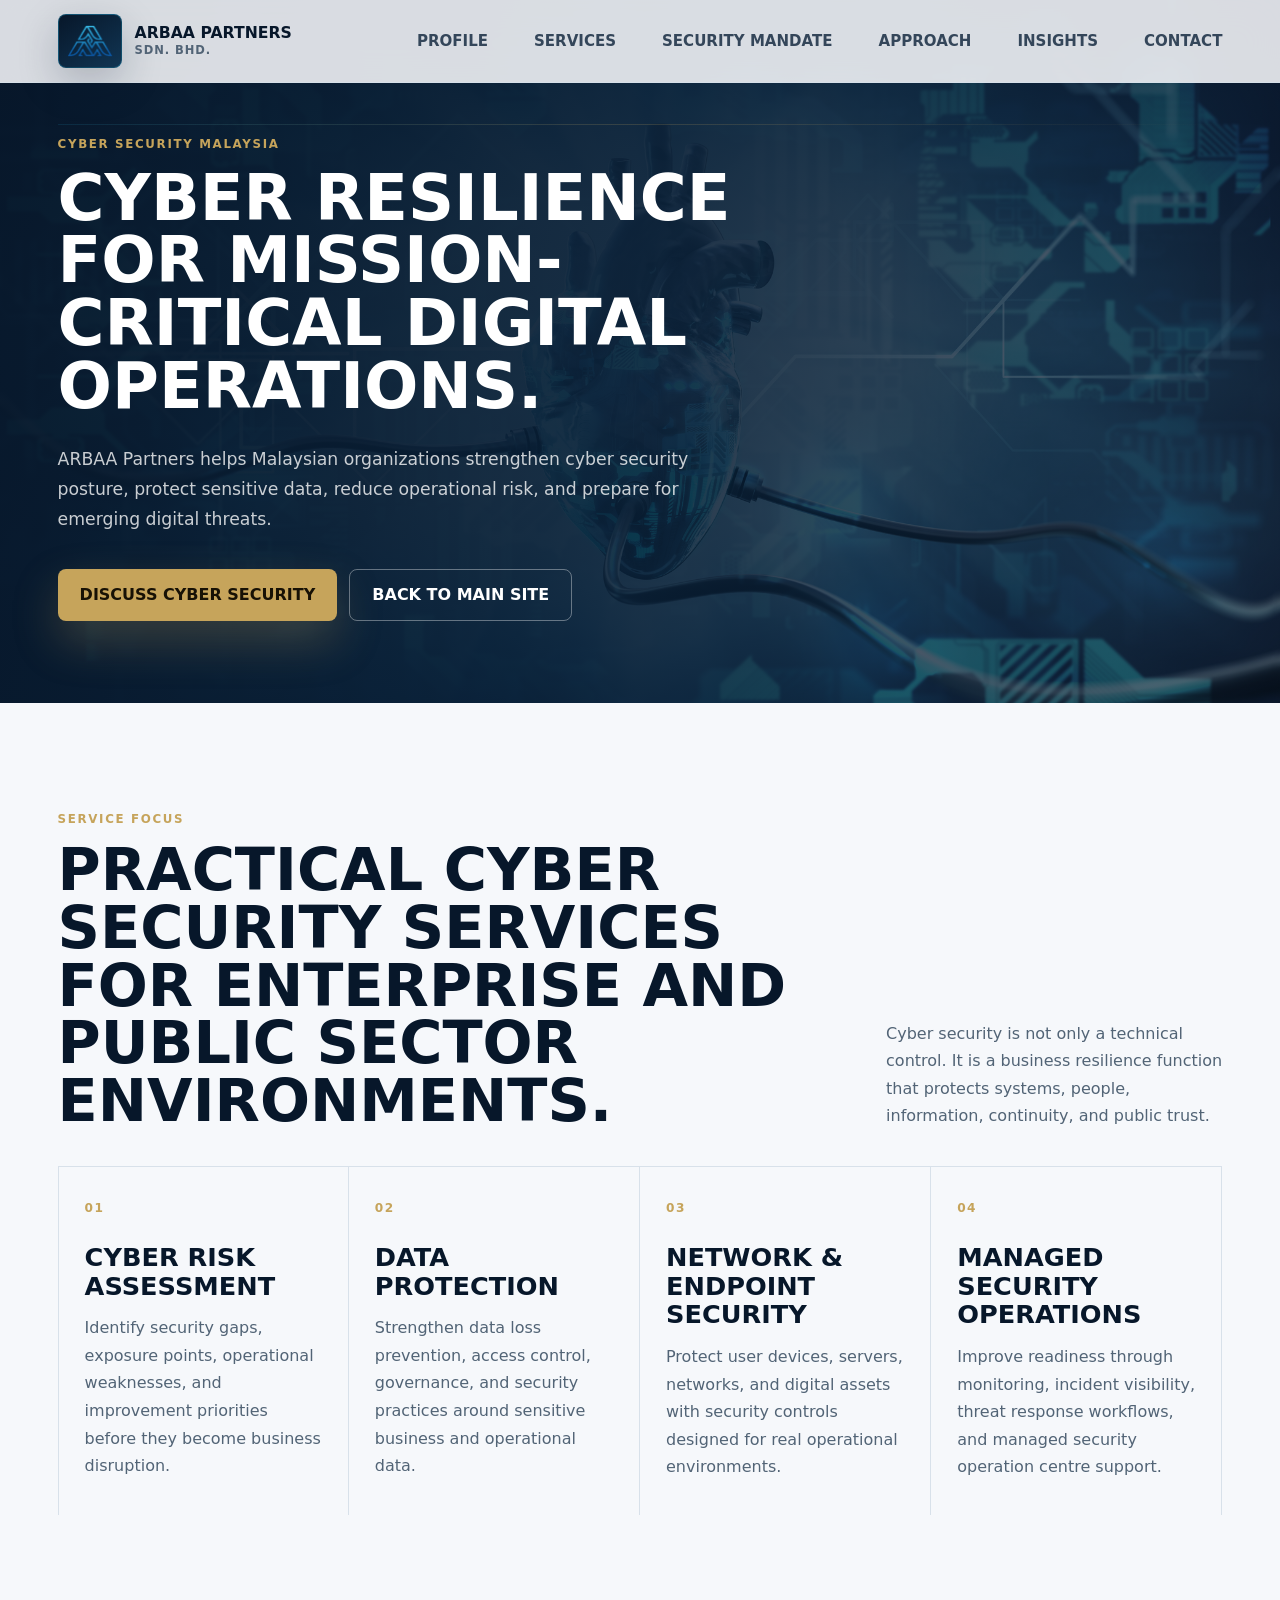
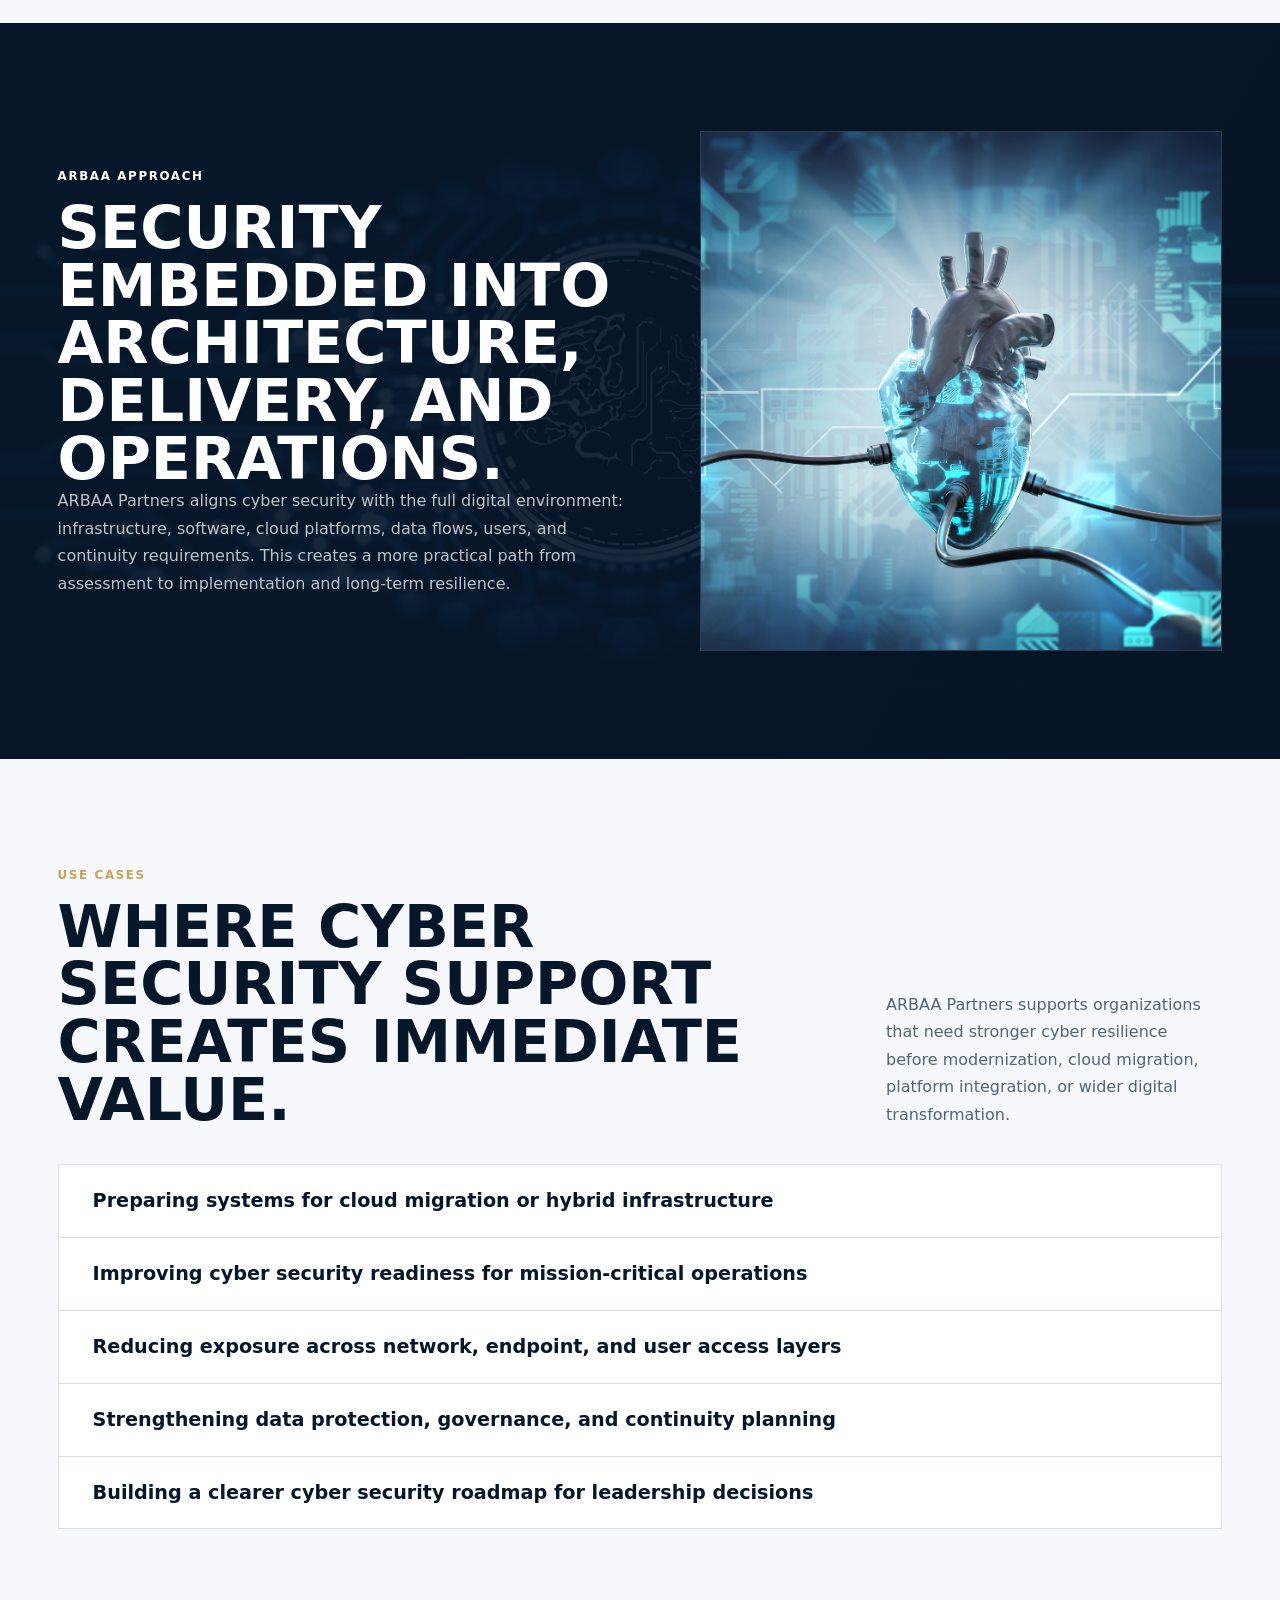
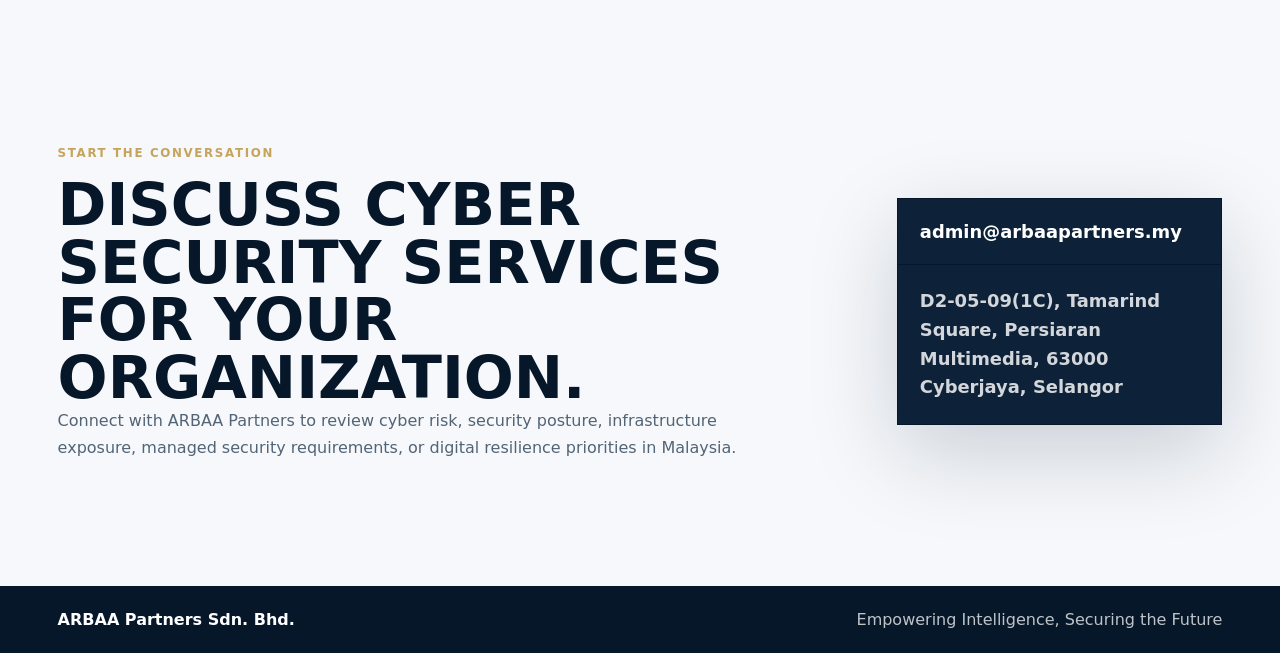
<file: cyber-security-malaysia.html>
<!doctype html>
<html lang="en">
  <head>
    <meta charset="UTF-8" />
    <meta name="viewport" content="width=device-width, initial-scale=1.0" />
    <title>Cyber Security Malaysia | ARBAA Partners Sdn. Bhd.</title>
    <meta
      name="description"
      content="ARBAA Partners provides cyber security services in Malaysia, including risk assessment, data protection, endpoint security, and managed security operations."
    />
    <link rel="canonical" href="https://www.arbaapartners.my/cyber-security-malaysia.html" />
    <meta name="robots" content="index, follow" />
    <meta property="og:type" content="website" />
    <meta property="og:title" content="Cyber Security Malaysia | ARBAA Partners Sdn. Bhd." />
    <meta
      property="og:description"
      content="Cyber security, cyber resilience, risk assessment, data protection, and managed security services for Malaysian organizations."
    />
    <meta property="og:url" content="https://www.arbaapartners.my/cyber-security-malaysia.html" />
    <meta property="og:image" content="https://www.arbaapartners.my/assets/pdf-page3-image2.jpg" />
    <meta name="twitter:card" content="summary_large_image" />
    <meta name="twitter:title" content="Cyber Security Malaysia | ARBAA Partners Sdn. Bhd." />
    <meta
      name="twitter:description"
      content="Cyber security and cyber resilience services for Malaysian enterprise and public sector environments."
    />
    <meta name="twitter:image" content="https://www.arbaapartners.my/assets/pdf-page3-image2.jpg" />
    <link rel="stylesheet" href="styles.css" />
    <script type="application/ld+json">
      {
        "@context": "https://schema.org",
        "@type": "Service",
        "name": "Cyber Security Services Malaysia",
        "provider": {
          "@type": "LocalBusiness",
          "name": "ARBAA Partners Sdn. Bhd.",
          "url": "https://www.arbaapartners.my/"
        },
        "areaServed": "Malaysia",
        "serviceType": "Cyber Security",
        "description": "Cyber security services covering cyber risk assessment, data loss prevention, endpoint protection, network security, and managed security operations for Malaysian organizations."
      }
    </script>
  </head>
  <body>
    <header class="site-header">
      <a class="brand" href="index.html" aria-label="ARBAA Partners home">
        <span class="brand-logo">
          <img src="assets/arbaa-logo-mark.png" alt="" />
        </span>
        <span class="brand-copy">
          <strong>ARBAA Partners</strong>
          <small>Sdn. Bhd.</small>
        </span>
      </a>

      <button class="menu-toggle" type="button" aria-label="Open navigation" aria-expanded="false">
        <span></span>
        <span></span>
      </button>

      <nav class="site-nav" aria-label="Primary navigation">
        <a href="index.html?view=profile#explore">Profile</a>
        <a href="index.html?view=services#explore">Services</a>
        <a href="index.html?view=security#explore">Security Mandate</a>
        <a href="index.html?view=approach#explore">Approach</a>
        <a href="insights.html">Insights</a>
        <a href="index.html?view=contact#explore">Contact</a>
      </nav>
    </header>

    <main>
      <section class="service-hero cyber-service-hero">
        <div>
          <p class="eyebrow">Cyber Security Malaysia</p>
          <h1>Cyber resilience for mission-critical digital operations.</h1>
          <p class="hero-lead">
            ARBAA Partners helps Malaysian organizations strengthen cyber
            security posture, protect sensitive data, reduce operational risk,
            and prepare for emerging digital threats.
          </p>
          <div class="hero-actions">
            <a class="button primary" href="mailto:admin@arbaapartners.my">Discuss Cyber Security</a>
            <a class="button ghost" href="index.html#explore">Back to Main Site</a>
          </div>
        </div>
      </section>

      <section class="service-overview">
        <div class="section-header">
          <div>
            <p class="eyebrow">Service Focus</p>
            <h2>Practical cyber security services for enterprise and public sector environments.</h2>
          </div>
          <p>
            Cyber security is not only a technical control. It is a business
            resilience function that protects systems, people, information,
            continuity, and public trust.
          </p>
        </div>

        <div class="seo-content-grid">
          <article>
            <span>01</span>
            <h3>Cyber Risk Assessment</h3>
            <p>
              Identify security gaps, exposure points, operational weaknesses,
              and improvement priorities before they become business disruption.
            </p>
          </article>
          <article>
            <span>02</span>
            <h3>Data Protection</h3>
            <p>
              Strengthen data loss prevention, access control, governance, and
              security practices around sensitive business and operational data.
            </p>
          </article>
          <article>
            <span>03</span>
            <h3>Network & Endpoint Security</h3>
            <p>
              Protect user devices, servers, networks, and digital assets with
              security controls designed for real operational environments.
            </p>
          </article>
          <article>
            <span>04</span>
            <h3>Managed Security Operations</h3>
            <p>
              Improve readiness through monitoring, incident visibility, threat
              response workflows, and managed security operation centre support.
            </p>
          </article>
        </div>
      </section>

      <section class="feature-band service-feature">
        <div>
          <p class="eyebrow">ARBAA Approach</p>
          <h2>Security embedded into architecture, delivery, and operations.</h2>
          <p>
            ARBAA Partners aligns cyber security with the full digital
            environment: infrastructure, software, cloud platforms, data flows,
            users, and continuity requirements. This creates a more practical
            path from assessment to implementation and long-term resilience.
          </p>
        </div>
        <img src="assets/pdf-page3-image2.jpg" alt="Cyber security interface representing protected digital systems" />
      </section>

      <section class="service-overview">
        <div class="section-header">
          <div>
            <p class="eyebrow">Use Cases</p>
            <h2>Where cyber security support creates immediate value.</h2>
          </div>
          <p>
            ARBAA Partners supports organizations that need stronger cyber
            resilience before modernization, cloud migration, platform
            integration, or wider digital transformation.
          </p>
        </div>

        <div class="service-use-list">
          <span>Preparing systems for cloud migration or hybrid infrastructure</span>
          <span>Improving cyber security readiness for mission-critical operations</span>
          <span>Reducing exposure across network, endpoint, and user access layers</span>
          <span>Strengthening data protection, governance, and continuity planning</span>
          <span>Building a clearer cyber security roadmap for leadership decisions</span>
        </div>
      </section>

      <section class="contact-section">
        <div>
          <p class="eyebrow">Start the Conversation</p>
          <h2>Discuss cyber security services for your organization.</h2>
          <p>
            Connect with ARBAA Partners to review cyber risk, security posture,
            infrastructure exposure, managed security requirements, or digital
            resilience priorities in Malaysia.
          </p>
        </div>
        <div class="contact-card">
          <a href="mailto:admin@arbaapartners.my">admin@arbaapartners.my</a>
          <address>
            D2-05-09(1C), Tamarind Square, Persiaran Multimedia,
            63000 Cyberjaya, Selangor
          </address>
        </div>
      </section>
    </main>

    <footer class="site-footer">
      <span>ARBAA Partners Sdn. Bhd.</span>
      <span>Empowering Intelligence, Securing the Future</span>
    </footer>

    <script src="script.js"></script>
  </body>
</html>
</file>
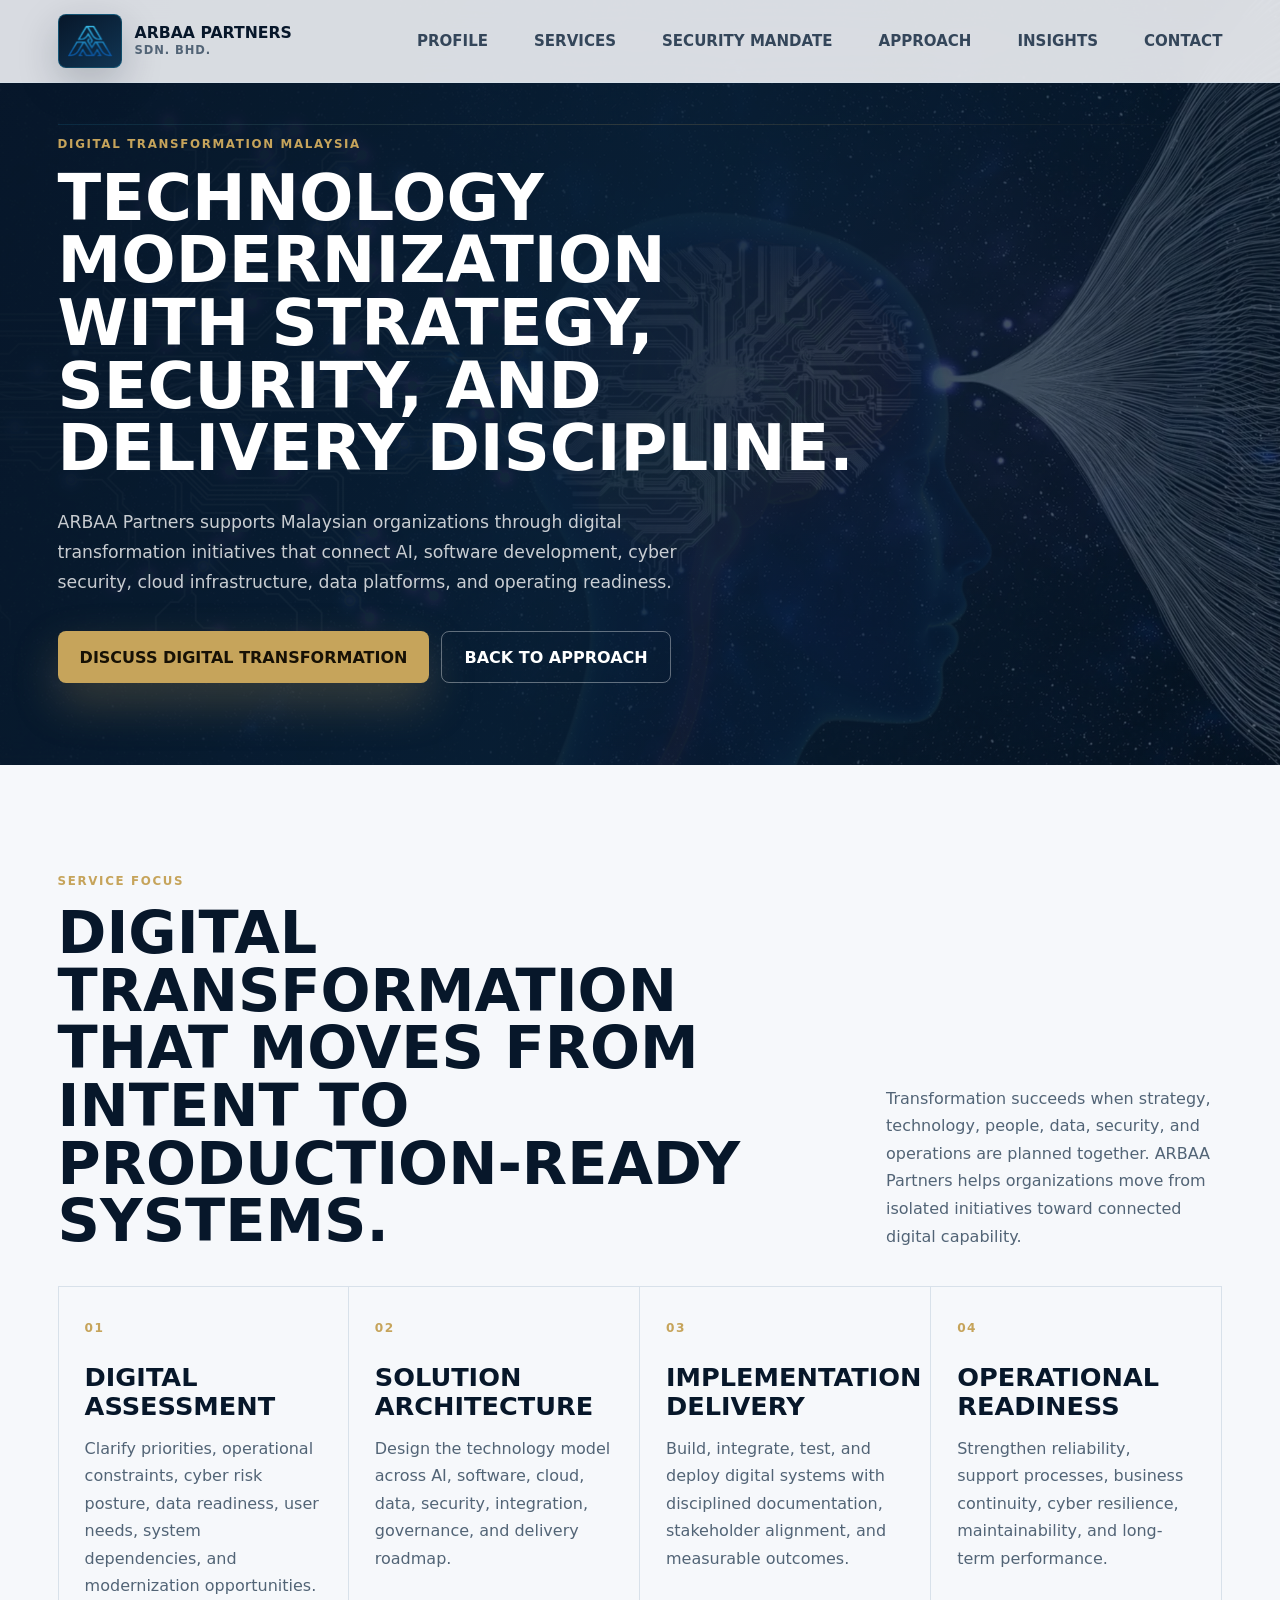
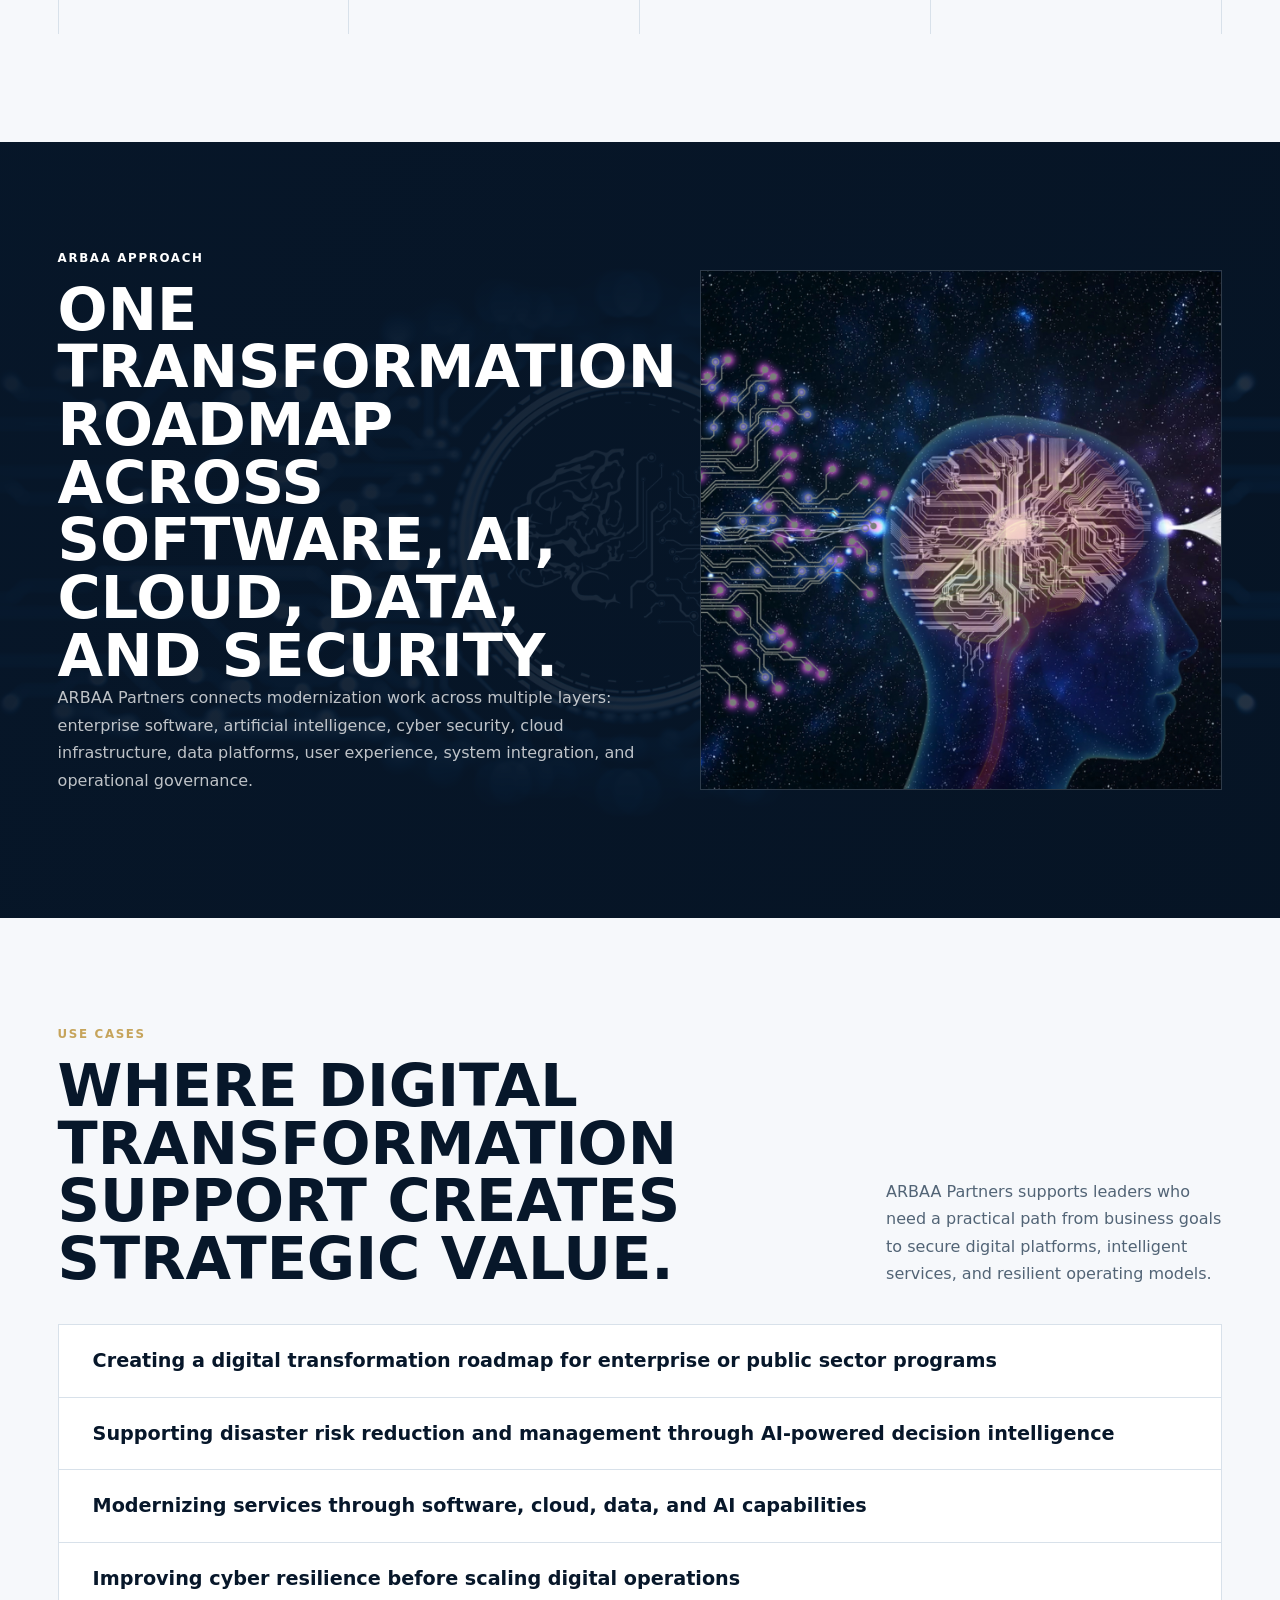
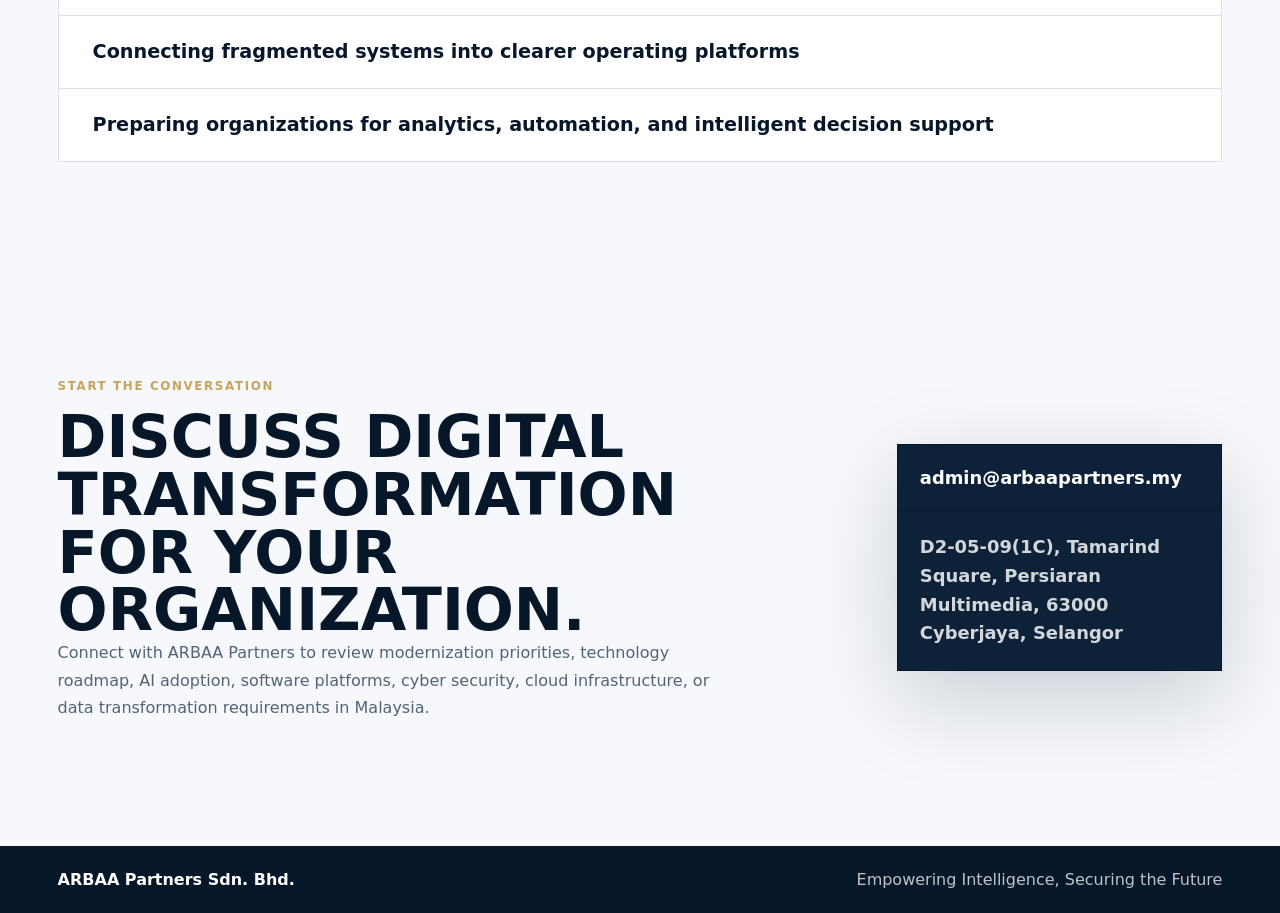
<file: digital-transformation-malaysia.html>
<!doctype html>
<html lang="en">
  <head>
    <meta charset="UTF-8" />
    <meta name="viewport" content="width=device-width, initial-scale=1.0" />
    <title>Digital Transformation Malaysia | ARBAA Partners</title>
    <meta
      name="description"
      content="ARBAA Partners supports digital transformation in Malaysia through AI, software development, cyber security, cloud infrastructure, and data modernization."
    />
    <link rel="canonical" href="https://www.arbaapartners.my/digital-transformation-malaysia.html" />
    <meta name="robots" content="index, follow" />
    <meta property="og:type" content="website" />
    <meta property="og:title" content="Digital Transformation Malaysia | ARBAA Partners" />
    <meta
      property="og:description"
      content="Digital transformation support across AI, software, cyber security, cloud, data infrastructure, modernization, and operational readiness."
    />
    <meta property="og:url" content="https://www.arbaapartners.my/digital-transformation-malaysia.html" />
    <meta property="og:image" content="https://www.arbaapartners.my/assets/pdf-page4-image1.jpg" />
    <meta name="twitter:card" content="summary_large_image" />
    <meta name="twitter:title" content="Digital Transformation Malaysia | ARBAA Partners" />
    <meta
      name="twitter:description"
      content="Strategic digital transformation support for Malaysian organizations across AI, software, cyber security, cloud, and data infrastructure."
    />
    <meta name="twitter:image" content="https://www.arbaapartners.my/assets/pdf-page4-image1.jpg" />
    <link rel="stylesheet" href="styles.css" />
    <script type="application/ld+json">
      {
        "@context": "https://schema.org",
        "@type": "Service",
        "name": "Digital Transformation Malaysia",
        "provider": {
          "@type": "LocalBusiness",
          "name": "ARBAA Partners Sdn. Bhd.",
          "url": "https://www.arbaapartners.my/"
        },
        "areaServed": "Malaysia",
        "serviceType": "Digital Transformation",
        "description": "Digital transformation services covering strategy, assessment, architecture, AI adoption, software development, cyber security, cloud infrastructure, data modernization, and operational readiness for Malaysian organizations."
      }
    </script>
  </head>
  <body>
    <header class="site-header">
      <a class="brand" href="index.html" aria-label="ARBAA Partners home">
        <span class="brand-logo">
          <img src="assets/arbaa-logo-mark.png" alt="" />
        </span>
        <span class="brand-copy">
          <strong>ARBAA Partners</strong>
          <small>Sdn. Bhd.</small>
        </span>
      </a>

      <button class="menu-toggle" type="button" aria-label="Open navigation" aria-expanded="false">
        <span></span>
        <span></span>
      </button>

      <nav class="site-nav" aria-label="Primary navigation">
        <a href="index.html?view=profile#explore">Profile</a>
        <a href="index.html?view=services#explore">Services</a>
        <a href="index.html?view=security#explore">Security Mandate</a>
        <a href="index.html?view=approach#explore">Approach</a>
        <a href="insights.html">Insights</a>
        <a href="index.html?view=contact#explore">Contact</a>
      </nav>
    </header>

    <main>
      <section class="service-hero transformation-service-hero">
        <div>
          <p class="eyebrow">Digital Transformation Malaysia</p>
          <h1>Technology modernization with strategy, security, and delivery discipline.</h1>
          <p class="hero-lead">
            ARBAA Partners supports Malaysian organizations through digital
            transformation initiatives that connect AI, software development,
            cyber security, cloud infrastructure, data platforms, and operating
            readiness.
          </p>
          <div class="hero-actions">
            <a class="button primary" href="mailto:admin@arbaapartners.my">Discuss Digital Transformation</a>
            <a class="button ghost" href="index.html?view=approach#explore">Back to Approach</a>
          </div>
        </div>
      </section>

      <section class="service-overview">
        <div class="section-header">
          <div>
            <p class="eyebrow">Service Focus</p>
            <h2>Digital transformation that moves from intent to production-ready systems.</h2>
          </div>
          <p>
            Transformation succeeds when strategy, technology, people, data,
            security, and operations are planned together. ARBAA Partners helps
            organizations move from isolated initiatives toward connected
            digital capability.
          </p>
        </div>

        <div class="seo-content-grid">
          <article>
            <span>01</span>
            <h3>Digital Assessment</h3>
            <p>
              Clarify priorities, operational constraints, cyber risk posture,
              data readiness, user needs, system dependencies, and modernization
              opportunities.
            </p>
          </article>
          <article>
            <span>02</span>
            <h3>Solution Architecture</h3>
            <p>
              Design the technology model across AI, software, cloud, data,
              security, integration, governance, and delivery roadmap.
            </p>
          </article>
          <article>
            <span>03</span>
            <h3>Implementation Delivery</h3>
            <p>
              Build, integrate, test, and deploy digital systems with
              disciplined documentation, stakeholder alignment, and measurable
              outcomes.
            </p>
          </article>
          <article>
            <span>04</span>
            <h3>Operational Readiness</h3>
            <p>
              Strengthen reliability, support processes, business continuity,
              cyber resilience, maintainability, and long-term performance.
            </p>
          </article>
        </div>
      </section>

      <section class="feature-band service-feature">
        <div>
          <p class="eyebrow">ARBAA Approach</p>
          <h2>One transformation roadmap across software, AI, cloud, data, and security.</h2>
          <p>
            ARBAA Partners connects modernization work across multiple layers:
            enterprise software, artificial intelligence, cyber security, cloud
            infrastructure, data platforms, user experience, system integration,
            and operational governance.
          </p>
        </div>
        <img src="assets/pdf-page4-image1.jpg" alt="Digital transformation technology background" />
      </section>

      <section class="service-overview">
        <div class="section-header">
          <div>
            <p class="eyebrow">Use Cases</p>
            <h2>Where digital transformation support creates strategic value.</h2>
          </div>
          <p>
            ARBAA Partners supports leaders who need a practical path from
            business goals to secure digital platforms, intelligent services,
            and resilient operating models.
          </p>
        </div>

        <div class="service-use-list">
          <span>Creating a digital transformation roadmap for enterprise or public sector programs</span>
          <span>Supporting disaster risk reduction and management through AI-powered decision intelligence</span>
          <span>Modernizing services through software, cloud, data, and AI capabilities</span>
          <span>Improving cyber resilience before scaling digital operations</span>
          <span>Connecting fragmented systems into clearer operating platforms</span>
          <span>Preparing organizations for analytics, automation, and intelligent decision support</span>
        </div>
      </section>

      <section class="contact-section">
        <div>
          <p class="eyebrow">Start the Conversation</p>
          <h2>Discuss digital transformation for your organization.</h2>
          <p>
            Connect with ARBAA Partners to review modernization priorities,
            technology roadmap, AI adoption, software platforms, cyber security,
            cloud infrastructure, or data transformation requirements in
            Malaysia.
          </p>
        </div>
        <div class="contact-card">
          <a href="mailto:admin@arbaapartners.my">admin@arbaapartners.my</a>
          <address>
            D2-05-09(1C), Tamarind Square, Persiaran Multimedia,
            63000 Cyberjaya, Selangor
          </address>
        </div>
      </section>
    </main>

    <footer class="site-footer">
      <span>ARBAA Partners Sdn. Bhd.</span>
      <span>Empowering Intelligence, Securing the Future</span>
    </footer>

    <script src="script.js"></script>
  </body>
</html>
</file>
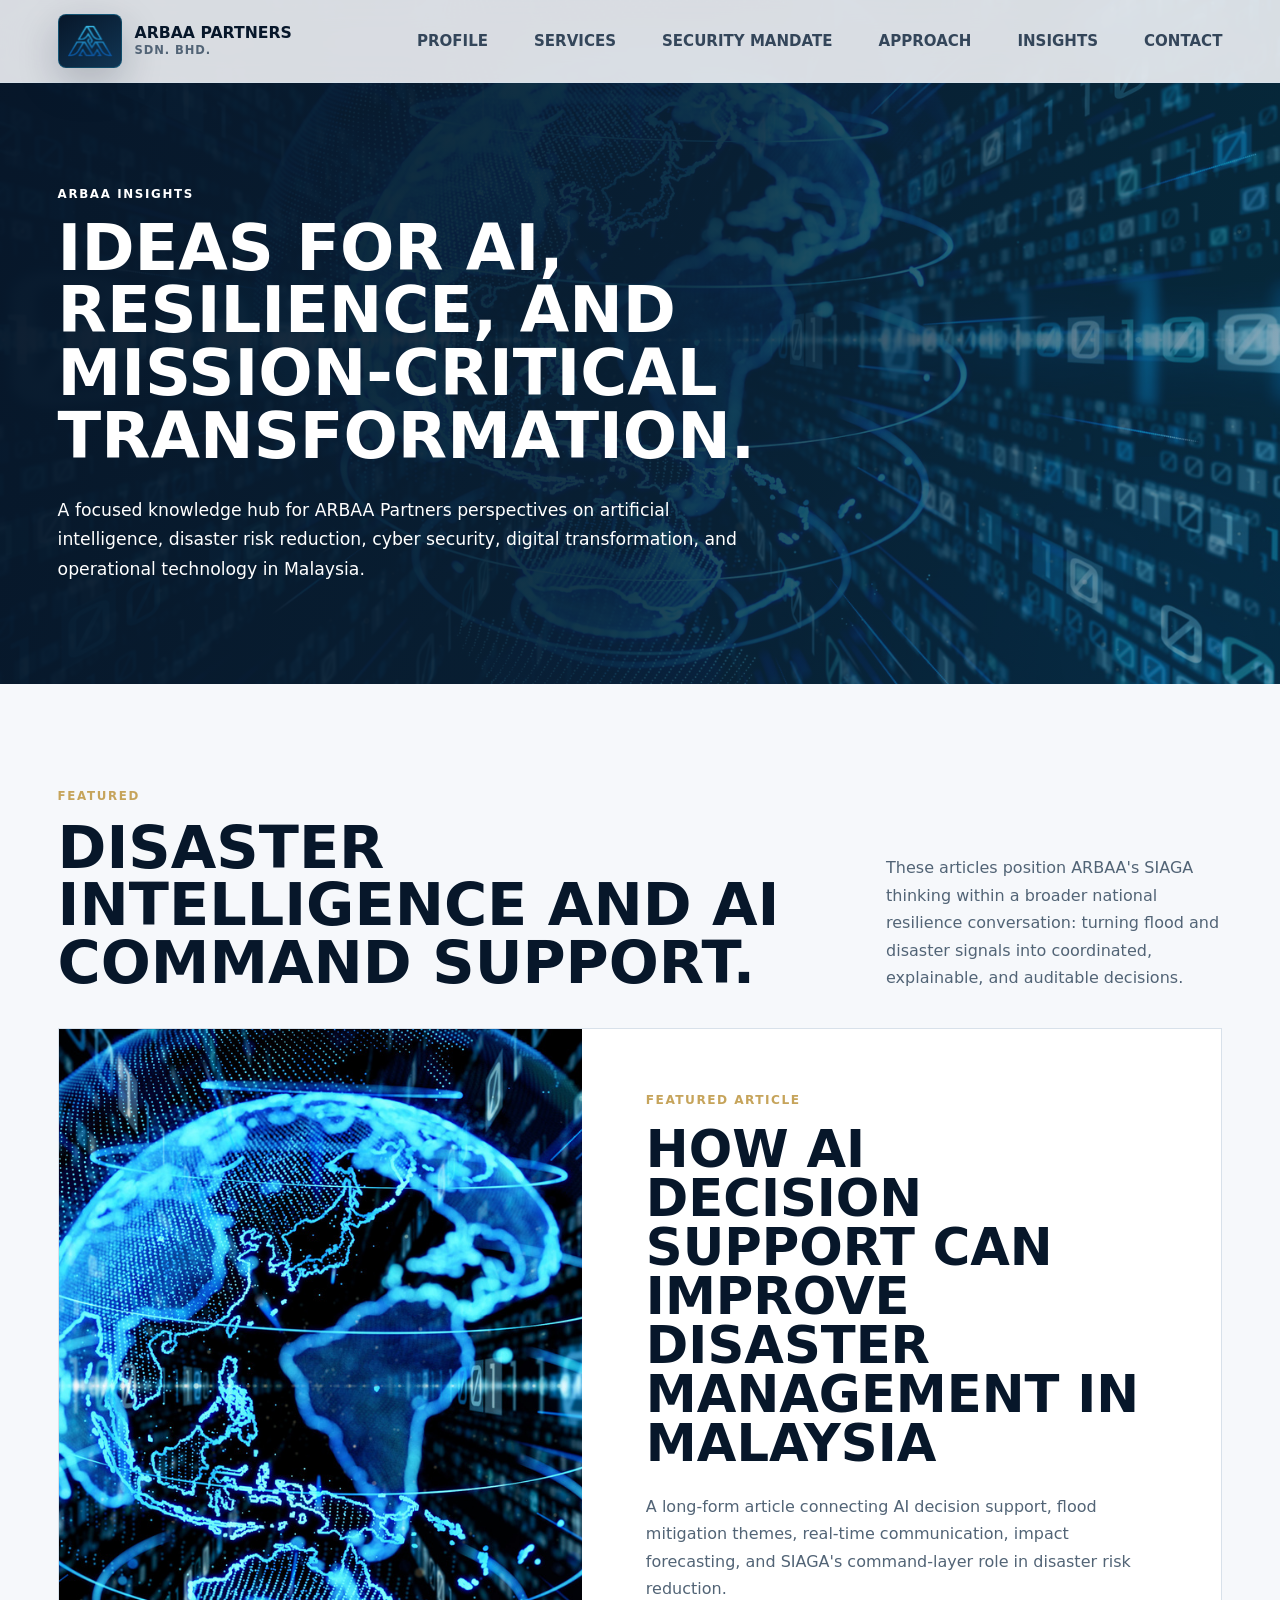
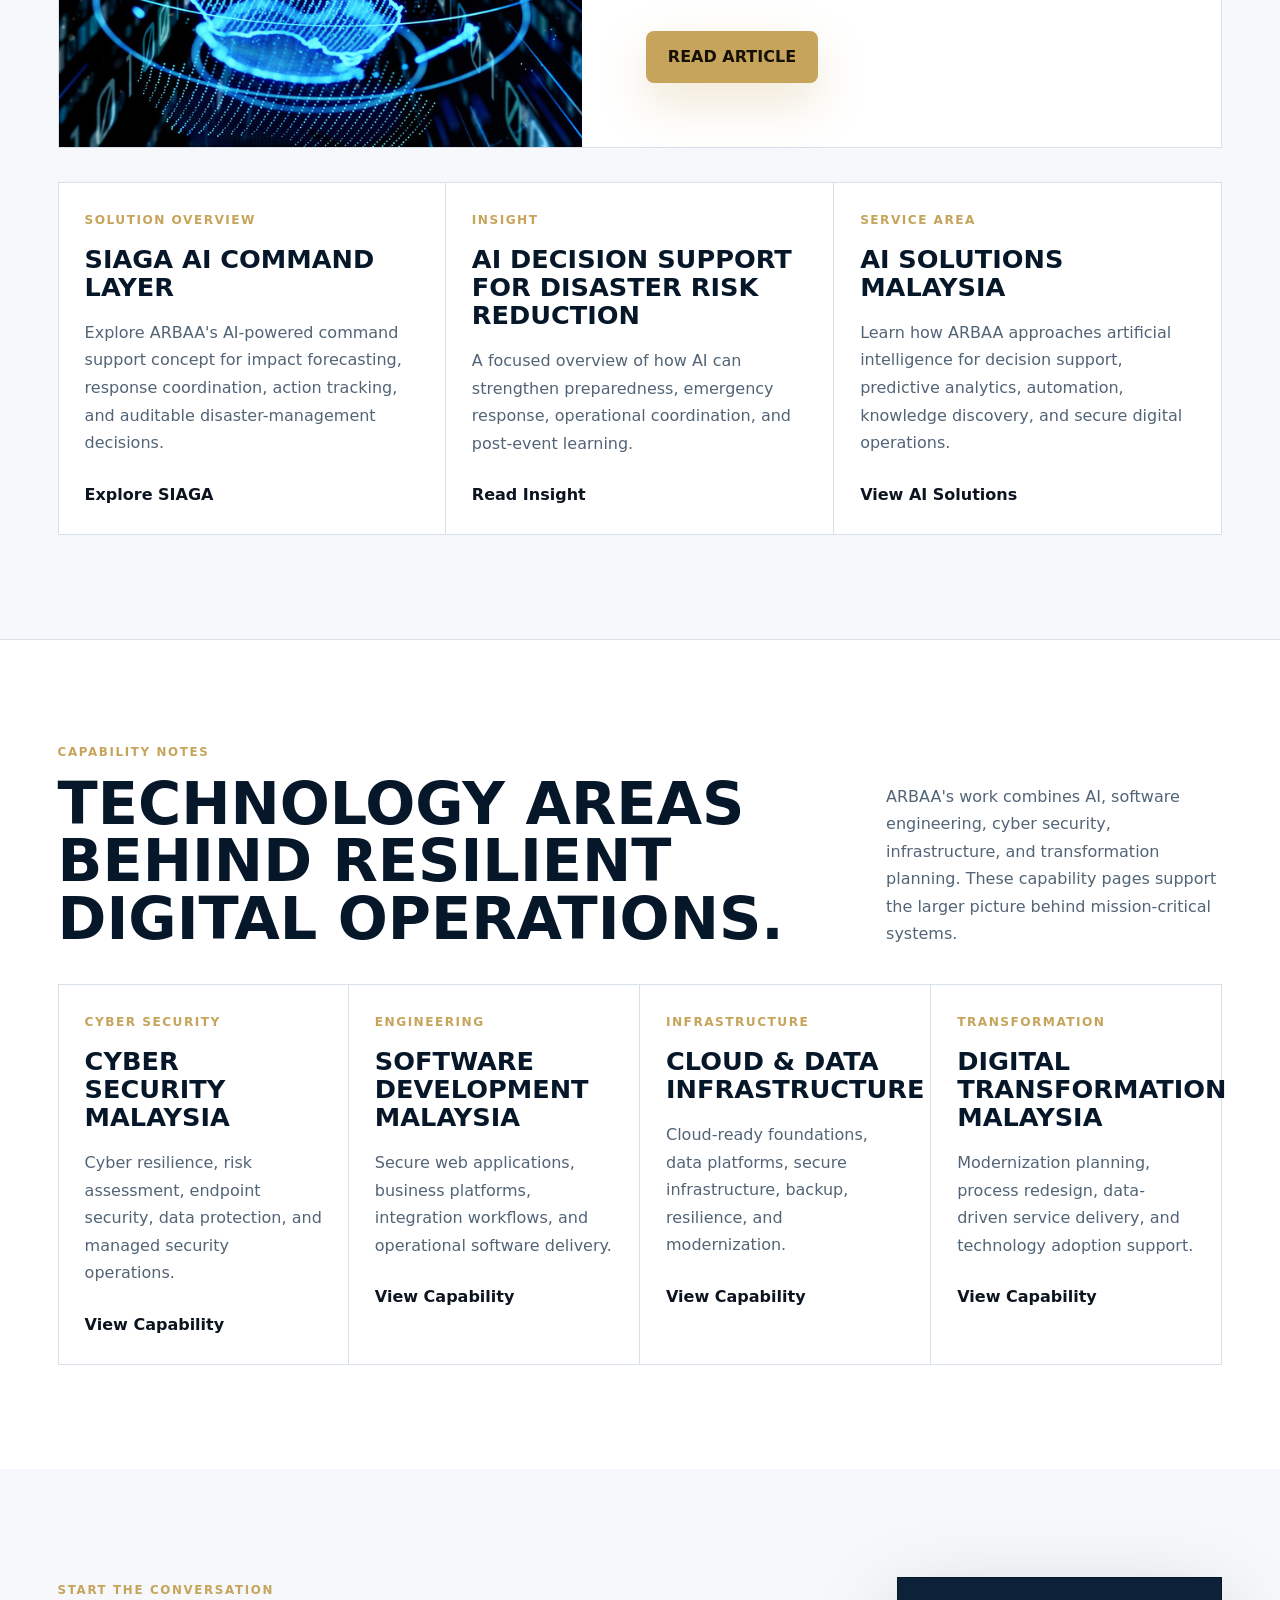
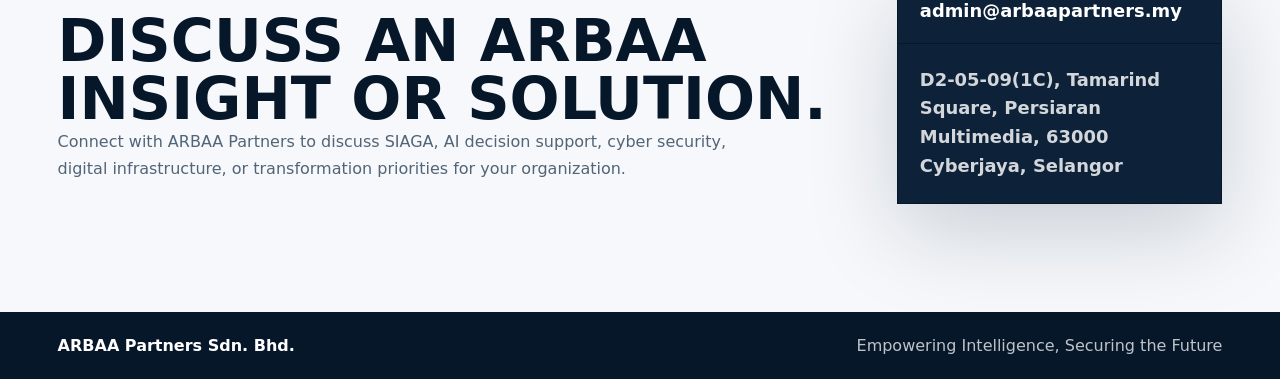
<file: insights.html>
<!doctype html>
<html lang="en">
  <head>
    <meta charset="UTF-8" />
    <meta name="viewport" content="width=device-width, initial-scale=1.0" />
    <title>Insights | ARBAA Partners AI, Cyber Security & Digital Transformation</title>
    <meta
      name="description"
      content="Insights from ARBAA Partners on AI decision support, disaster risk reduction, cyber security, digital transformation, and mission-critical technology in Malaysia."
    />
    <link rel="canonical" href="https://www.arbaapartners.my/insights.html" />
    <meta name="robots" content="index, follow" />
    <meta property="og:type" content="website" />
    <meta property="og:title" content="Insights | ARBAA Partners" />
    <meta
      property="og:description"
      content="Thought leadership and technical perspectives on AI, cyber security, SIAGA, disaster risk reduction, and digital transformation."
    />
    <meta property="og:url" content="https://www.arbaapartners.my/insights.html" />
    <meta property="og:image" content="https://www.arbaapartners.my/assets/pdf-page3-image1.jpg" />
    <meta name="twitter:card" content="summary_large_image" />
    <meta name="twitter:title" content="Insights | ARBAA Partners" />
    <meta
      name="twitter:description"
      content="ARBAA Partners insights on AI decision support, SIAGA, disaster management, cyber security, and digital transformation."
    />
    <meta name="twitter:image" content="https://www.arbaapartners.my/assets/pdf-page3-image1.jpg" />
    <link rel="stylesheet" href="styles.css" />
    <script type="application/ld+json">
      {
        "@context": "https://schema.org",
        "@type": "CollectionPage",
        "name": "ARBAA Partners Insights",
        "description": "Insights from ARBAA Partners on AI decision support, disaster risk reduction, cyber security, digital transformation, and mission-critical technology in Malaysia.",
        "url": "https://www.arbaapartners.my/insights.html",
        "publisher": {
          "@type": "Organization",
          "name": "ARBAA Partners Sdn. Bhd.",
          "url": "https://www.arbaapartners.my/"
        }
      }
    </script>
  </head>
  <body>
    <header class="site-header">
      <a class="brand" href="index.html" aria-label="ARBAA Partners home">
        <span class="brand-logo">
          <img src="assets/arbaa-logo-mark.png" alt="" />
        </span>
        <span class="brand-copy">
          <strong>ARBAA Partners</strong>
          <small>Sdn. Bhd.</small>
        </span>
      </a>

      <button class="menu-toggle" type="button" aria-label="Open navigation" aria-expanded="false">
        <span></span>
        <span></span>
      </button>

      <nav class="site-nav" aria-label="Primary navigation">
        <a href="index.html?view=profile#explore">Profile</a>
        <a href="index.html?view=services#explore">Services</a>
        <a href="index.html?view=security#explore">Security Mandate</a>
        <a href="index.html?view=approach#explore">Approach</a>
        <a href="insights.html">Insights</a>
        <a href="index.html?view=contact#explore">Contact</a>
      </nav>
    </header>

    <main>
      <section class="insights-hero">
        <div>
          <p class="eyebrow">ARBAA Insights</p>
          <h1>Ideas for AI, resilience, and mission-critical transformation.</h1>
          <p class="hero-lead">
            A focused knowledge hub for ARBAA Partners perspectives on
            artificial intelligence, disaster risk reduction, cyber security,
            digital transformation, and operational technology in Malaysia.
          </p>
        </div>
      </section>

      <section class="insights-section">
        <div class="section-header">
          <div>
            <p class="eyebrow">Featured</p>
            <h2>Disaster intelligence and AI command support.</h2>
          </div>
          <p>
            These articles position ARBAA's SIAGA thinking within a broader
            national resilience conversation: turning flood and disaster signals
            into coordinated, explainable, and auditable decisions.
          </p>
        </div>

        <div class="featured-insight">
          <img src="assets/pdf-page3-image1.jpg" alt="Digital disaster command and AI infrastructure visual" />
          <div>
            <span>Featured Article</span>
            <h3>How AI decision support can improve disaster management in Malaysia</h3>
            <p>
              A long-form article connecting AI decision support, flood
              mitigation themes, real-time communication, impact forecasting,
              and SIAGA's command-layer role in disaster risk reduction.
            </p>
            <a class="button primary" href="ai-disaster-management-decision-support-malaysia.html">Read Article</a>
          </div>
        </div>

        <div class="insights-grid">
          <article>
            <span>Solution Overview</span>
            <h3>SIAGA AI Command Layer</h3>
            <p>
              Explore ARBAA's AI-powered command support concept for impact
              forecasting, response coordination, action tracking, and
              auditable disaster-management decisions.
            </p>
            <a href="siaga-ai-command-layer.html">Explore SIAGA</a>
          </article>
          <article>
            <span>Insight</span>
            <h3>AI Decision Support for Disaster Risk Reduction</h3>
            <p>
              A focused overview of how AI can strengthen preparedness,
              emergency response, operational coordination, and post-event
              learning.
            </p>
            <a href="ai-decision-support-disaster-risk-reduction-malaysia.html">Read Insight</a>
          </article>
          <article>
            <span>Service Area</span>
            <h3>AI Solutions Malaysia</h3>
            <p>
              Learn how ARBAA approaches artificial intelligence for decision
              support, predictive analytics, automation, knowledge discovery,
              and secure digital operations.
            </p>
            <a href="ai-solutions-malaysia.html">View AI Solutions</a>
          </article>
        </div>
      </section>

      <section class="insights-section muted-insights">
        <div class="section-header">
          <div>
            <p class="eyebrow">Capability Notes</p>
            <h2>Technology areas behind resilient digital operations.</h2>
          </div>
          <p>
            ARBAA's work combines AI, software engineering, cyber security,
            infrastructure, and transformation planning. These capability pages
            support the larger picture behind mission-critical systems.
          </p>
        </div>

        <div class="insights-grid capability-grid">
          <article>
            <span>Cyber Security</span>
            <h3>Cyber Security Malaysia</h3>
            <p>Cyber resilience, risk assessment, endpoint security, data protection, and managed security operations.</p>
            <a href="cyber-security-malaysia.html">View Capability</a>
          </article>
          <article>
            <span>Engineering</span>
            <h3>Software Development Malaysia</h3>
            <p>Secure web applications, business platforms, integration workflows, and operational software delivery.</p>
            <a href="software-development-malaysia.html">View Capability</a>
          </article>
          <article>
            <span>Infrastructure</span>
            <h3>Cloud & Data Infrastructure</h3>
            <p>Cloud-ready foundations, data platforms, secure infrastructure, backup, resilience, and modernization.</p>
            <a href="cloud-data-infrastructure-malaysia.html">View Capability</a>
          </article>
          <article>
            <span>Transformation</span>
            <h3>Digital Transformation Malaysia</h3>
            <p>Modernization planning, process redesign, data-driven service delivery, and technology adoption support.</p>
            <a href="digital-transformation-malaysia.html">View Capability</a>
          </article>
        </div>
      </section>

      <section class="contact-section">
        <div>
          <p class="eyebrow">Start the Conversation</p>
          <h2>Discuss an ARBAA insight or solution.</h2>
          <p>
            Connect with ARBAA Partners to discuss SIAGA, AI decision support,
            cyber security, digital infrastructure, or transformation priorities
            for your organization.
          </p>
        </div>
        <div class="contact-card">
          <a href="mailto:admin@arbaapartners.my">admin@arbaapartners.my</a>
          <address>
            D2-05-09(1C), Tamarind Square, Persiaran Multimedia,
            63000 Cyberjaya, Selangor
          </address>
        </div>
      </section>
    </main>

    <footer class="site-footer">
      <span>ARBAA Partners Sdn. Bhd.</span>
      <span>Empowering Intelligence, Securing the Future</span>
    </footer>

    <script src="script.js"></script>
  </body>
</html>
</file>
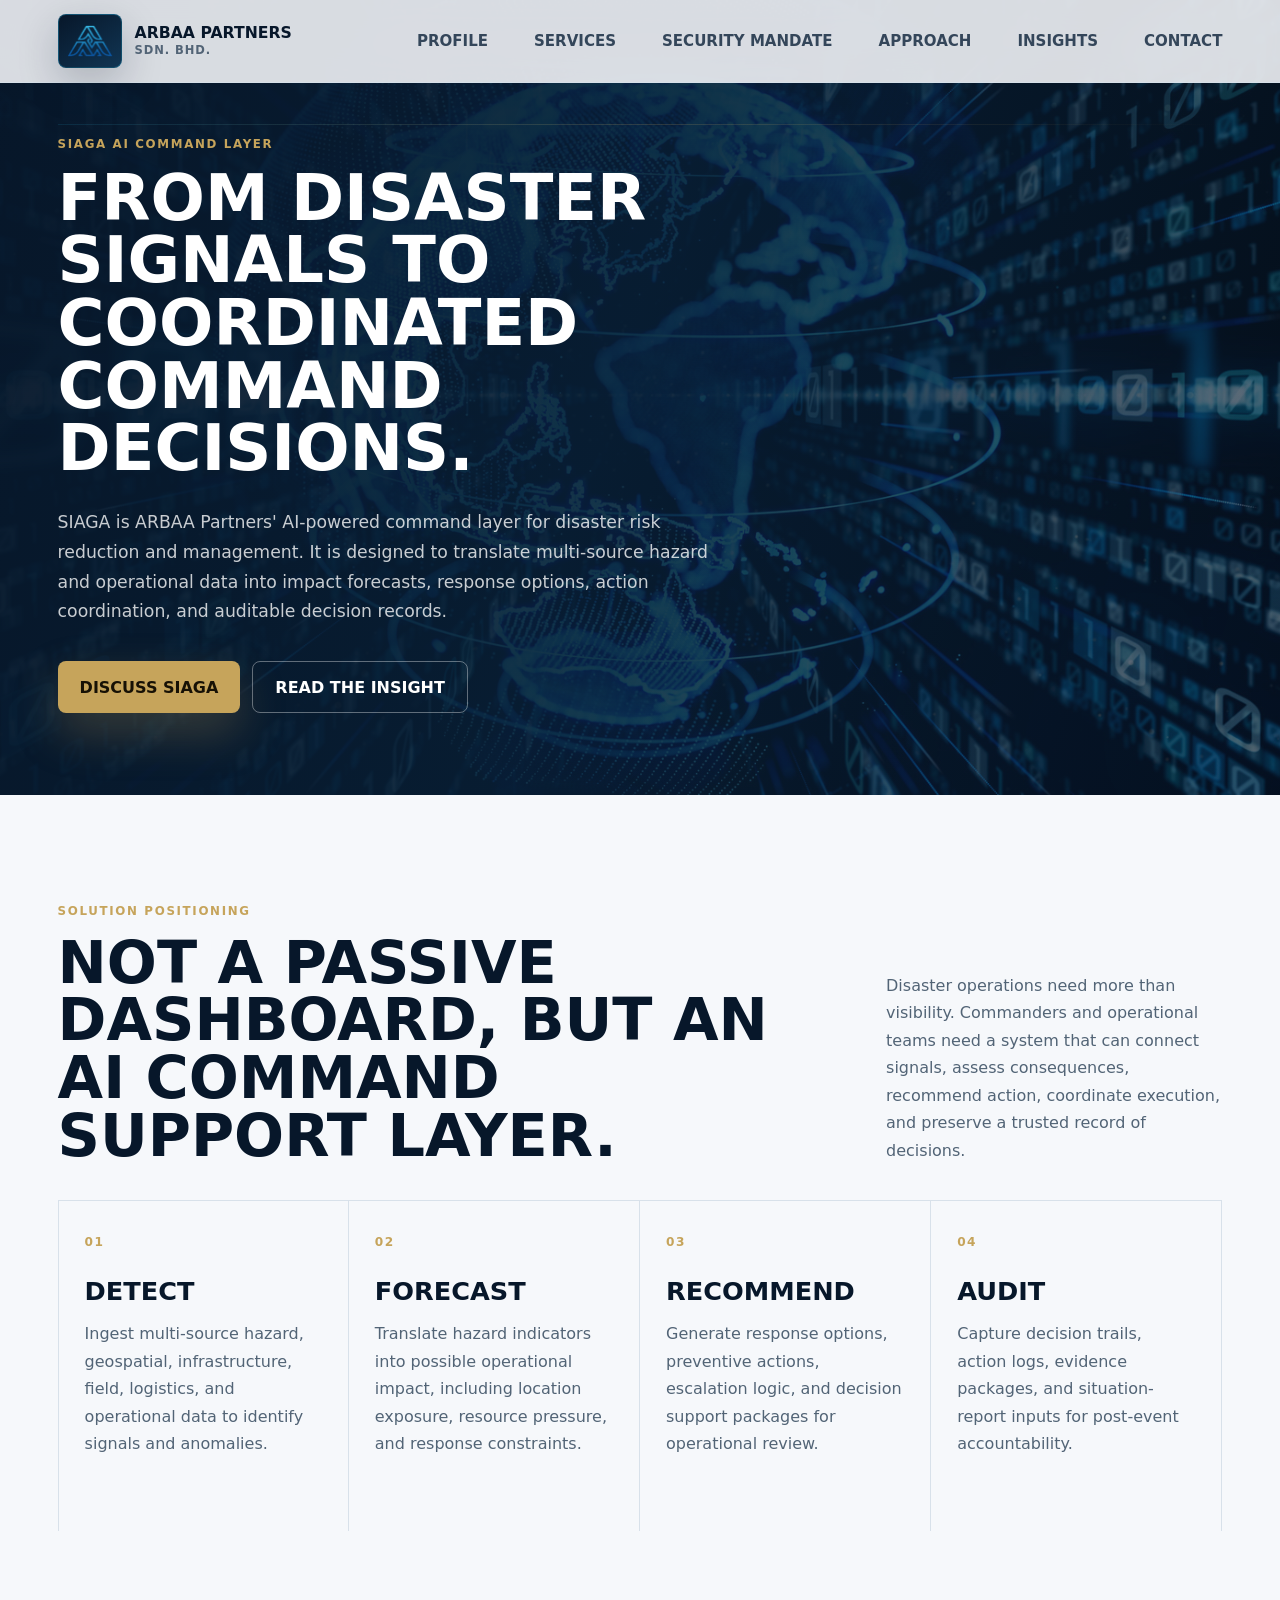
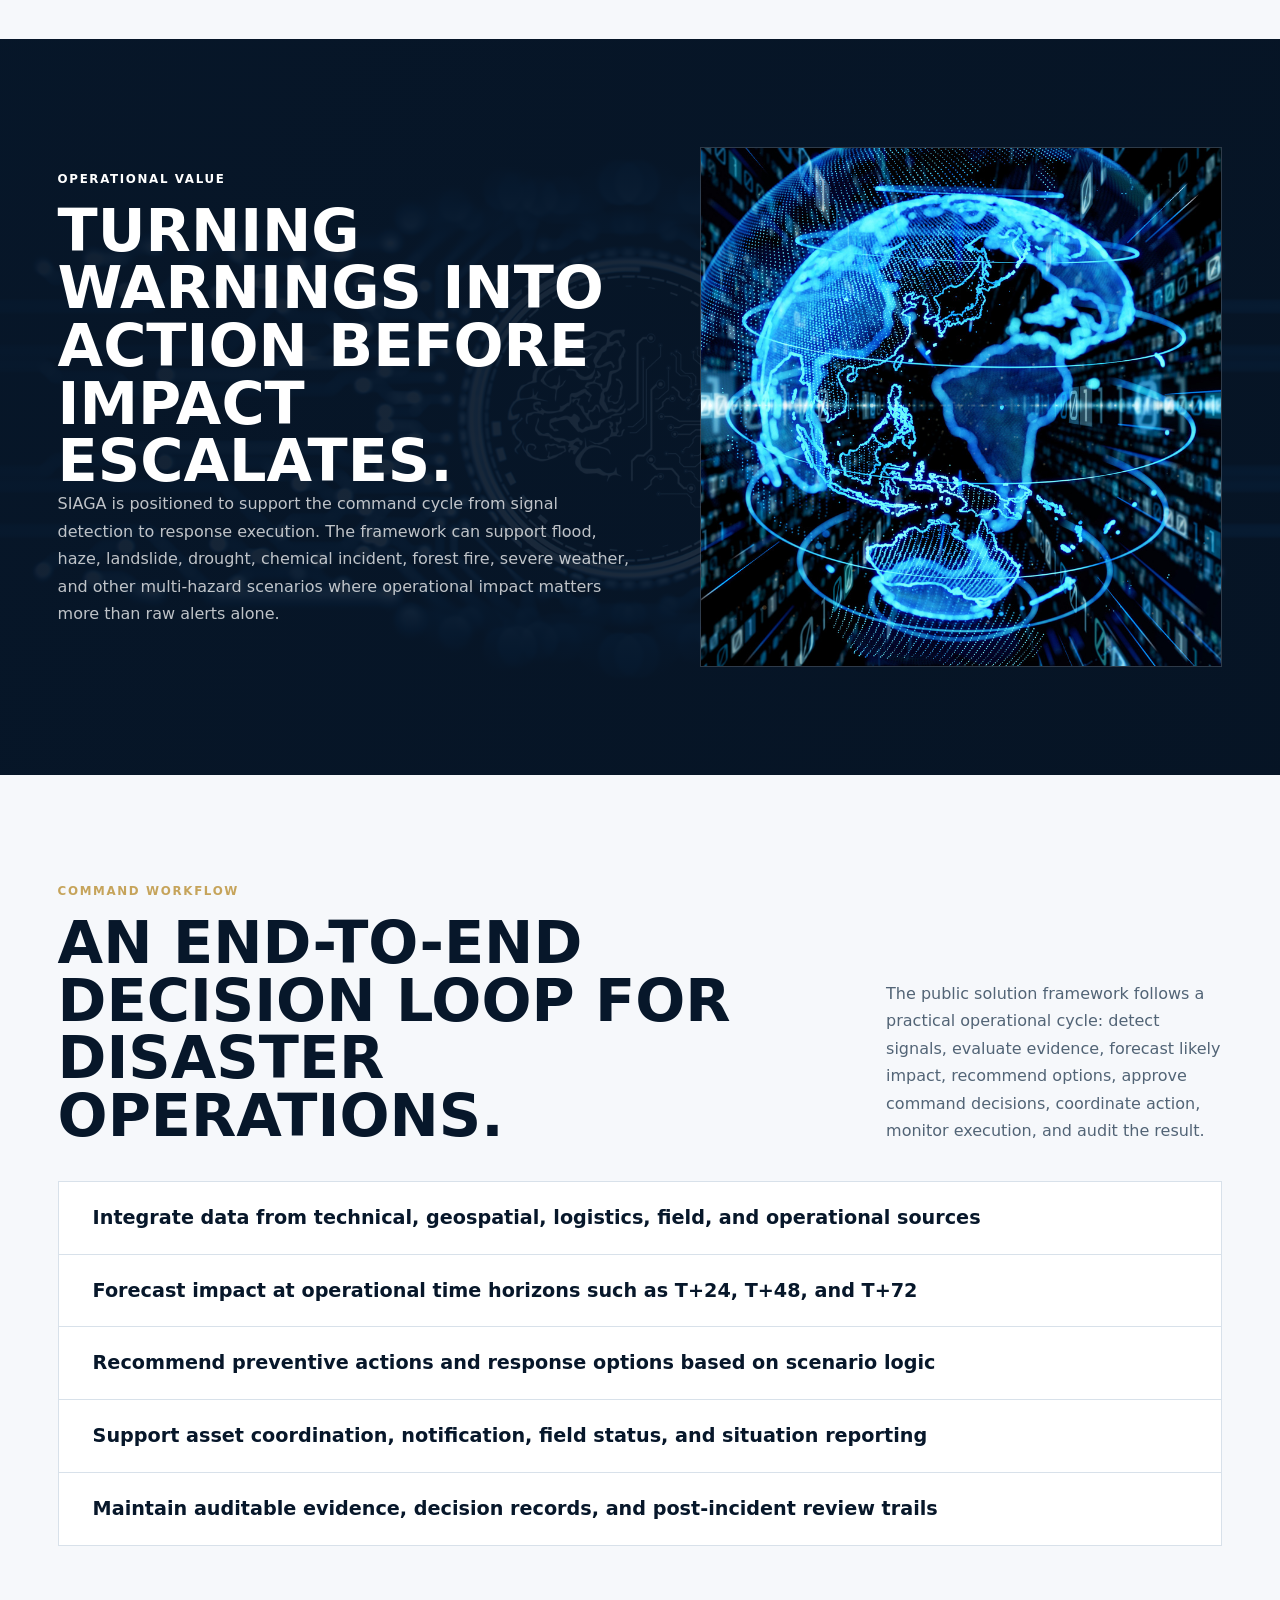
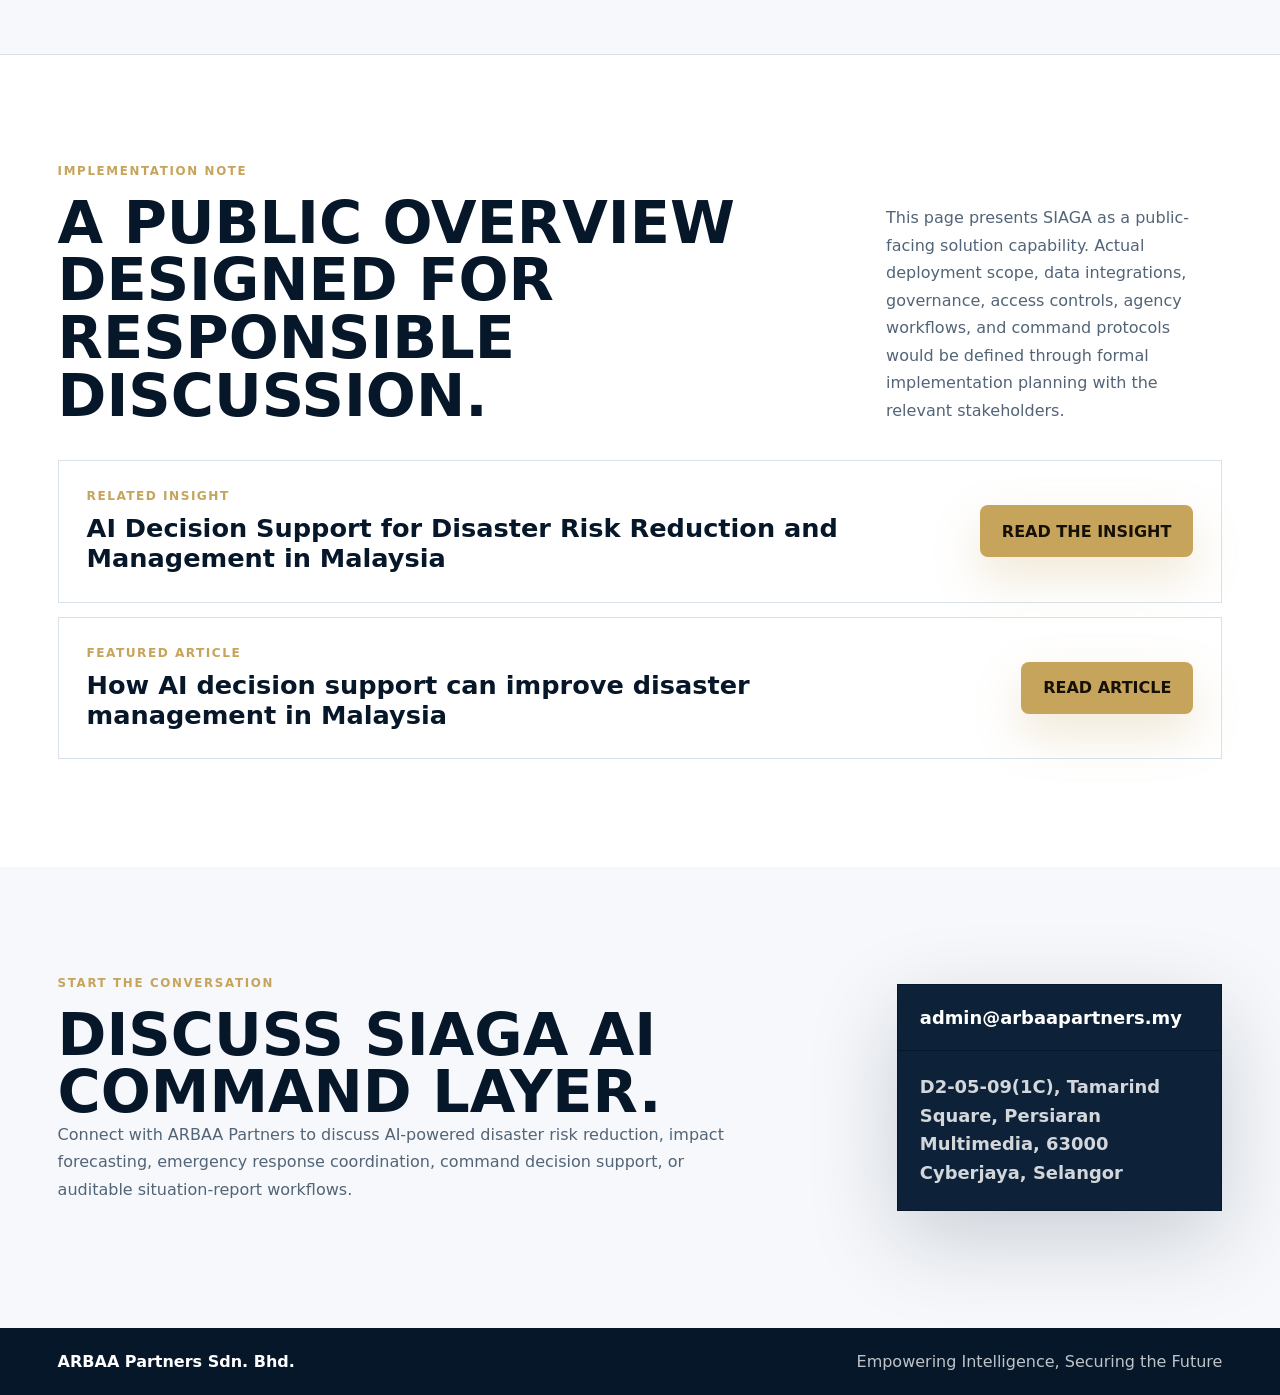
<file: siaga-ai-command-layer.html>
<!doctype html>
<html lang="en">
  <head>
    <meta charset="UTF-8" />
    <meta name="viewport" content="width=device-width, initial-scale=1.0" />
    <title>SIAGA AI Command Layer | Disaster Management Decision Support</title>
    <meta
      name="description"
      content="SIAGA AI Command Layer is ARBAA Partners' AI-powered decision support framework for disaster risk reduction, impact forecasting, response coordination, and auditable command decisions."
    />
    <link rel="canonical" href="https://www.arbaapartners.my/siaga-ai-command-layer.html" />
    <meta name="robots" content="index, follow" />
    <meta property="og:type" content="website" />
    <meta property="og:title" content="SIAGA AI Command Layer | Disaster Management Decision Support" />
    <meta
      property="og:description"
      content="AI-powered operational command layer for disaster risk reduction, impact forecasting, response coordination, and auditable decision trails."
    />
    <meta property="og:url" content="https://www.arbaapartners.my/siaga-ai-command-layer.html" />
    <meta property="og:image" content="https://www.arbaapartners.my/assets/pdf-page2-image1.jpg" />
    <meta name="twitter:card" content="summary_large_image" />
    <meta name="twitter:title" content="SIAGA AI Command Layer | ARBAA Partners" />
    <meta
      name="twitter:description"
      content="A public solution overview of ARBAA's AI-powered command layer for disaster risk reduction and emergency response coordination."
    />
    <meta name="twitter:image" content="https://www.arbaapartners.my/assets/pdf-page2-image1.jpg" />
    <link rel="stylesheet" href="styles.css" />
    <script type="application/ld+json">
      {
        "@context": "https://schema.org",
        "@type": "SoftwareApplication",
        "name": "SIAGA AI Command Layer",
        "applicationCategory": "Decision Support System",
        "operatingSystem": "Web",
        "publisher": {
          "@type": "Organization",
          "name": "ARBAA Partners Sdn. Bhd.",
          "url": "https://www.arbaapartners.my/"
        },
        "description": "AI-powered decision support framework for disaster risk reduction, impact forecasting, emergency response coordination, and auditable command decisions."
      }
    </script>
  </head>
  <body>
    <header class="site-header">
      <a class="brand" href="index.html" aria-label="ARBAA Partners home">
        <span class="brand-logo">
          <img src="assets/arbaa-logo-mark.png" alt="" />
        </span>
        <span class="brand-copy">
          <strong>ARBAA Partners</strong>
          <small>Sdn. Bhd.</small>
        </span>
      </a>

      <button class="menu-toggle" type="button" aria-label="Open navigation" aria-expanded="false">
        <span></span>
        <span></span>
      </button>

      <nav class="site-nav" aria-label="Primary navigation">
        <a href="index.html?view=profile#explore">Profile</a>
        <a href="index.html?view=services#explore">Services</a>
        <a href="index.html?view=security#explore">Security Mandate</a>
        <a href="index.html?view=approach#explore">Approach</a>
        <a href="insights.html">Insights</a>
        <a href="index.html?view=contact#explore">Contact</a>
      </nav>
    </header>

    <main>
      <section class="service-hero siaga-service-hero">
        <div>
          <p class="eyebrow">SIAGA AI Command Layer</p>
          <h1>From disaster signals to coordinated command decisions.</h1>
          <p class="hero-lead">
            SIAGA is ARBAA Partners' AI-powered command layer for disaster risk
            reduction and management. It is designed to translate multi-source
            hazard and operational data into impact forecasts, response options,
            action coordination, and auditable decision records.
          </p>
          <div class="hero-actions">
            <a class="button primary" href="mailto:admin@arbaapartners.my">Discuss SIAGA</a>
            <a class="button ghost" href="ai-decision-support-disaster-risk-reduction-malaysia.html">Read the Insight</a>
          </div>
        </div>
      </section>

      <section class="service-overview">
        <div class="section-header">
          <div>
            <p class="eyebrow">Solution Positioning</p>
            <h2>Not a passive dashboard, but an AI command support layer.</h2>
          </div>
          <p>
            Disaster operations need more than visibility. Commanders and
            operational teams need a system that can connect signals, assess
            consequences, recommend action, coordinate execution, and preserve a
            trusted record of decisions.
          </p>
        </div>

        <div class="seo-content-grid">
          <article>
            <span>01</span>
            <h3>Detect</h3>
            <p>
              Ingest multi-source hazard, geospatial, infrastructure, field,
              logistics, and operational data to identify signals and anomalies.
            </p>
          </article>
          <article>
            <span>02</span>
            <h3>Forecast</h3>
            <p>
              Translate hazard indicators into possible operational impact,
              including location exposure, resource pressure, and response
              constraints.
            </p>
          </article>
          <article>
            <span>03</span>
            <h3>Recommend</h3>
            <p>
              Generate response options, preventive actions, escalation logic,
              and decision support packages for operational review.
            </p>
          </article>
          <article>
            <span>04</span>
            <h3>Audit</h3>
            <p>
              Capture decision trails, action logs, evidence packages, and
              situation-report inputs for post-event accountability.
            </p>
          </article>
        </div>
      </section>

      <section class="feature-band service-feature">
        <div>
          <p class="eyebrow">Operational Value</p>
          <h2>Turning warnings into action before impact escalates.</h2>
          <p>
            SIAGA is positioned to support the command cycle from signal
            detection to response execution. The framework can support flood,
            haze, landslide, drought, chemical incident, forest fire, severe
            weather, and other multi-hazard scenarios where operational impact
            matters more than raw alerts alone.
          </p>
        </div>
        <img src="assets/pdf-page3-image1.jpg" alt="Digital network representing integrated disaster command operations" />
      </section>

      <section class="service-overview">
        <div class="section-header">
          <div>
            <p class="eyebrow">Command Workflow</p>
            <h2>An end-to-end decision loop for disaster operations.</h2>
          </div>
          <p>
            The public solution framework follows a practical operational
            cycle: detect signals, evaluate evidence, forecast likely impact,
            recommend options, approve command decisions, coordinate action,
            monitor execution, and audit the result.
          </p>
        </div>

        <div class="service-use-list">
          <span>Integrate data from technical, geospatial, logistics, field, and operational sources</span>
          <span>Forecast impact at operational time horizons such as T+24, T+48, and T+72</span>
          <span>Recommend preventive actions and response options based on scenario logic</span>
          <span>Support asset coordination, notification, field status, and situation reporting</span>
          <span>Maintain auditable evidence, decision records, and post-incident review trails</span>
        </div>
      </section>

      <section class="service-overview highlight-use-case">
        <div class="section-header">
          <div>
            <p class="eyebrow">Implementation Note</p>
            <h2>A public overview designed for responsible discussion.</h2>
          </div>
          <p>
            This page presents SIAGA as a public-facing solution capability.
            Actual deployment scope, data integrations, governance, access
            controls, agency workflows, and command protocols would be defined
            through formal implementation planning with the relevant
            stakeholders.
          </p>
        </div>
        <div class="insight-link-panel">
          <div>
            <span>Related Insight</span>
            <strong>AI Decision Support for Disaster Risk Reduction and Management in Malaysia</strong>
          </div>
          <a class="button primary" href="ai-decision-support-disaster-risk-reduction-malaysia.html">Read the Insight</a>
        </div>
        <div class="insight-link-panel secondary-link-panel">
          <div>
            <span>Featured Article</span>
            <strong>How AI decision support can improve disaster management in Malaysia</strong>
          </div>
          <a class="button primary" href="ai-disaster-management-decision-support-malaysia.html">Read Article</a>
        </div>
      </section>

      <section class="contact-section">
        <div>
          <p class="eyebrow">Start the Conversation</p>
          <h2>Discuss SIAGA AI Command Layer.</h2>
          <p>
            Connect with ARBAA Partners to discuss AI-powered disaster risk
            reduction, impact forecasting, emergency response coordination,
            command decision support, or auditable situation-report workflows.
          </p>
        </div>
        <div class="contact-card">
          <a href="mailto:admin@arbaapartners.my">admin@arbaapartners.my</a>
          <address>
            D2-05-09(1C), Tamarind Square, Persiaran Multimedia,
            63000 Cyberjaya, Selangor
          </address>
        </div>
      </section>
    </main>

    <footer class="site-footer">
      <span>ARBAA Partners Sdn. Bhd.</span>
      <span>Empowering Intelligence, Securing the Future</span>
    </footer>

    <script src="script.js"></script>
  </body>
</html>
</file>
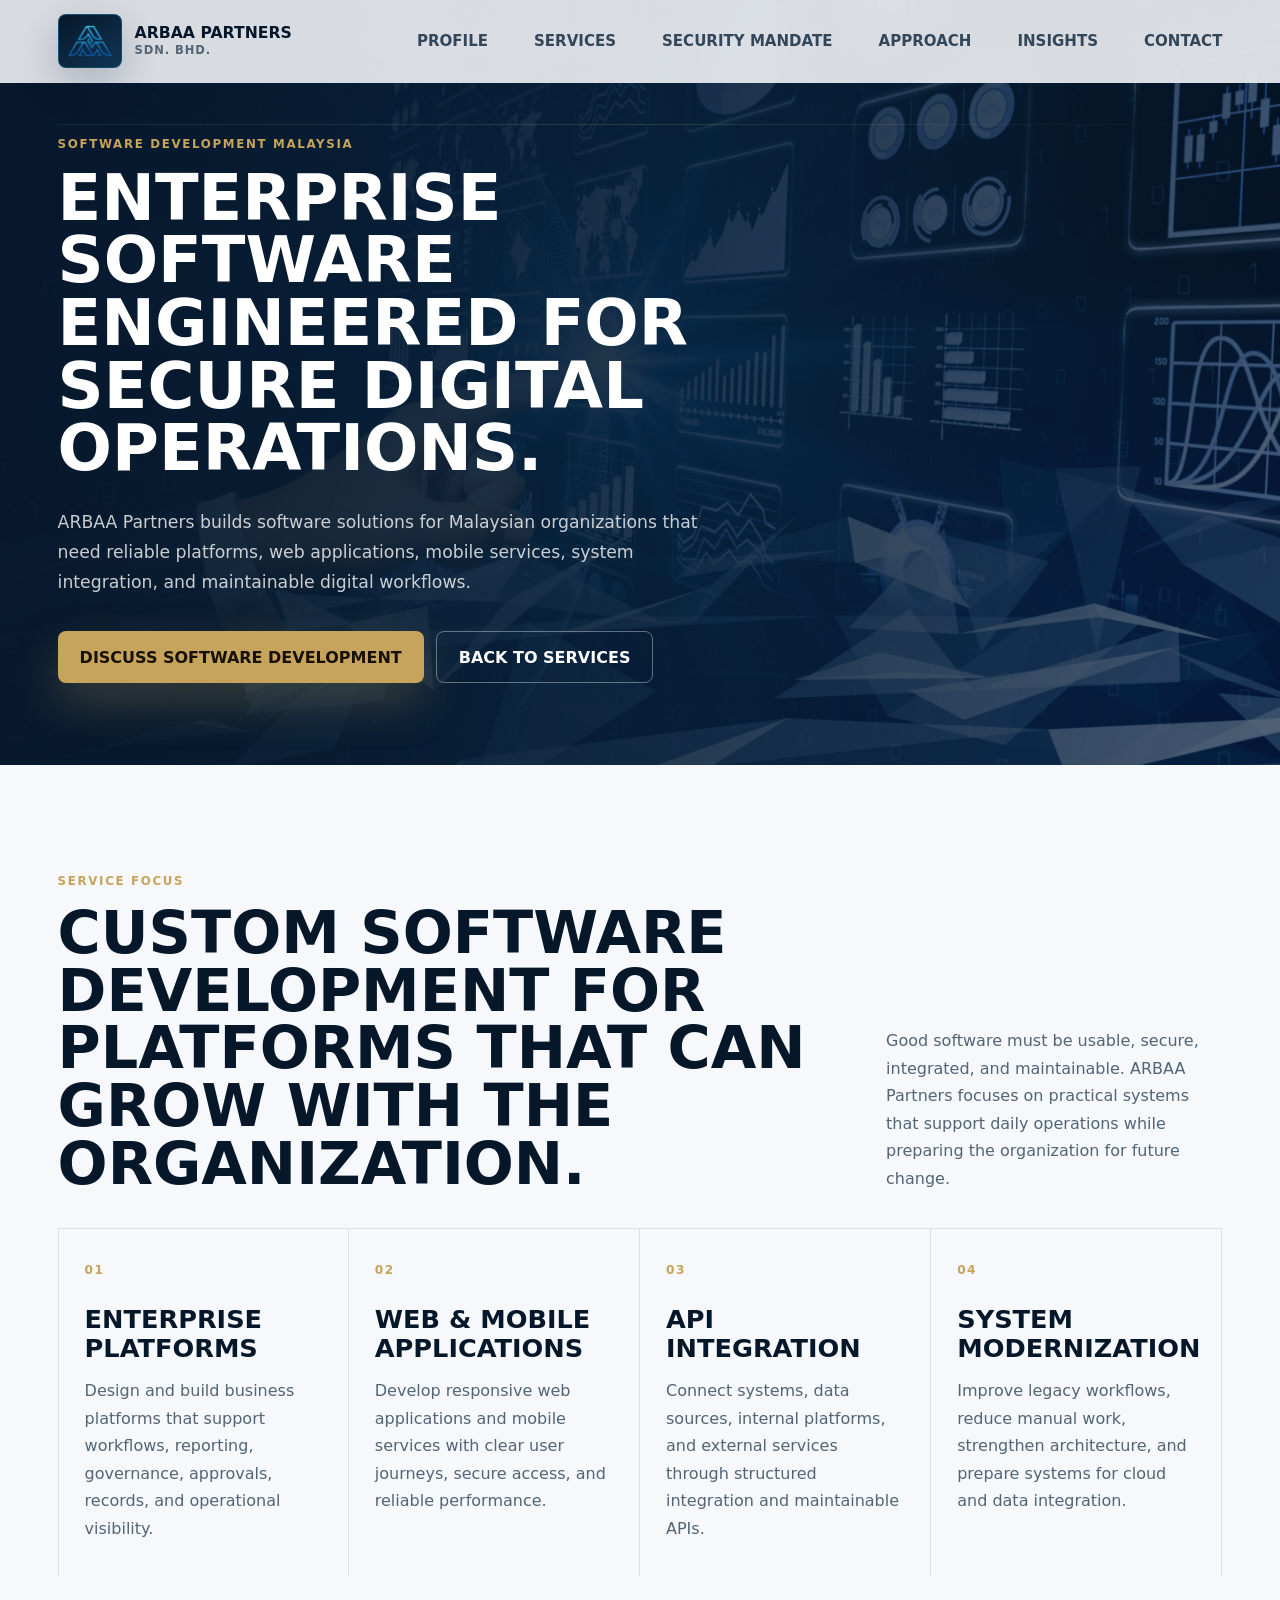
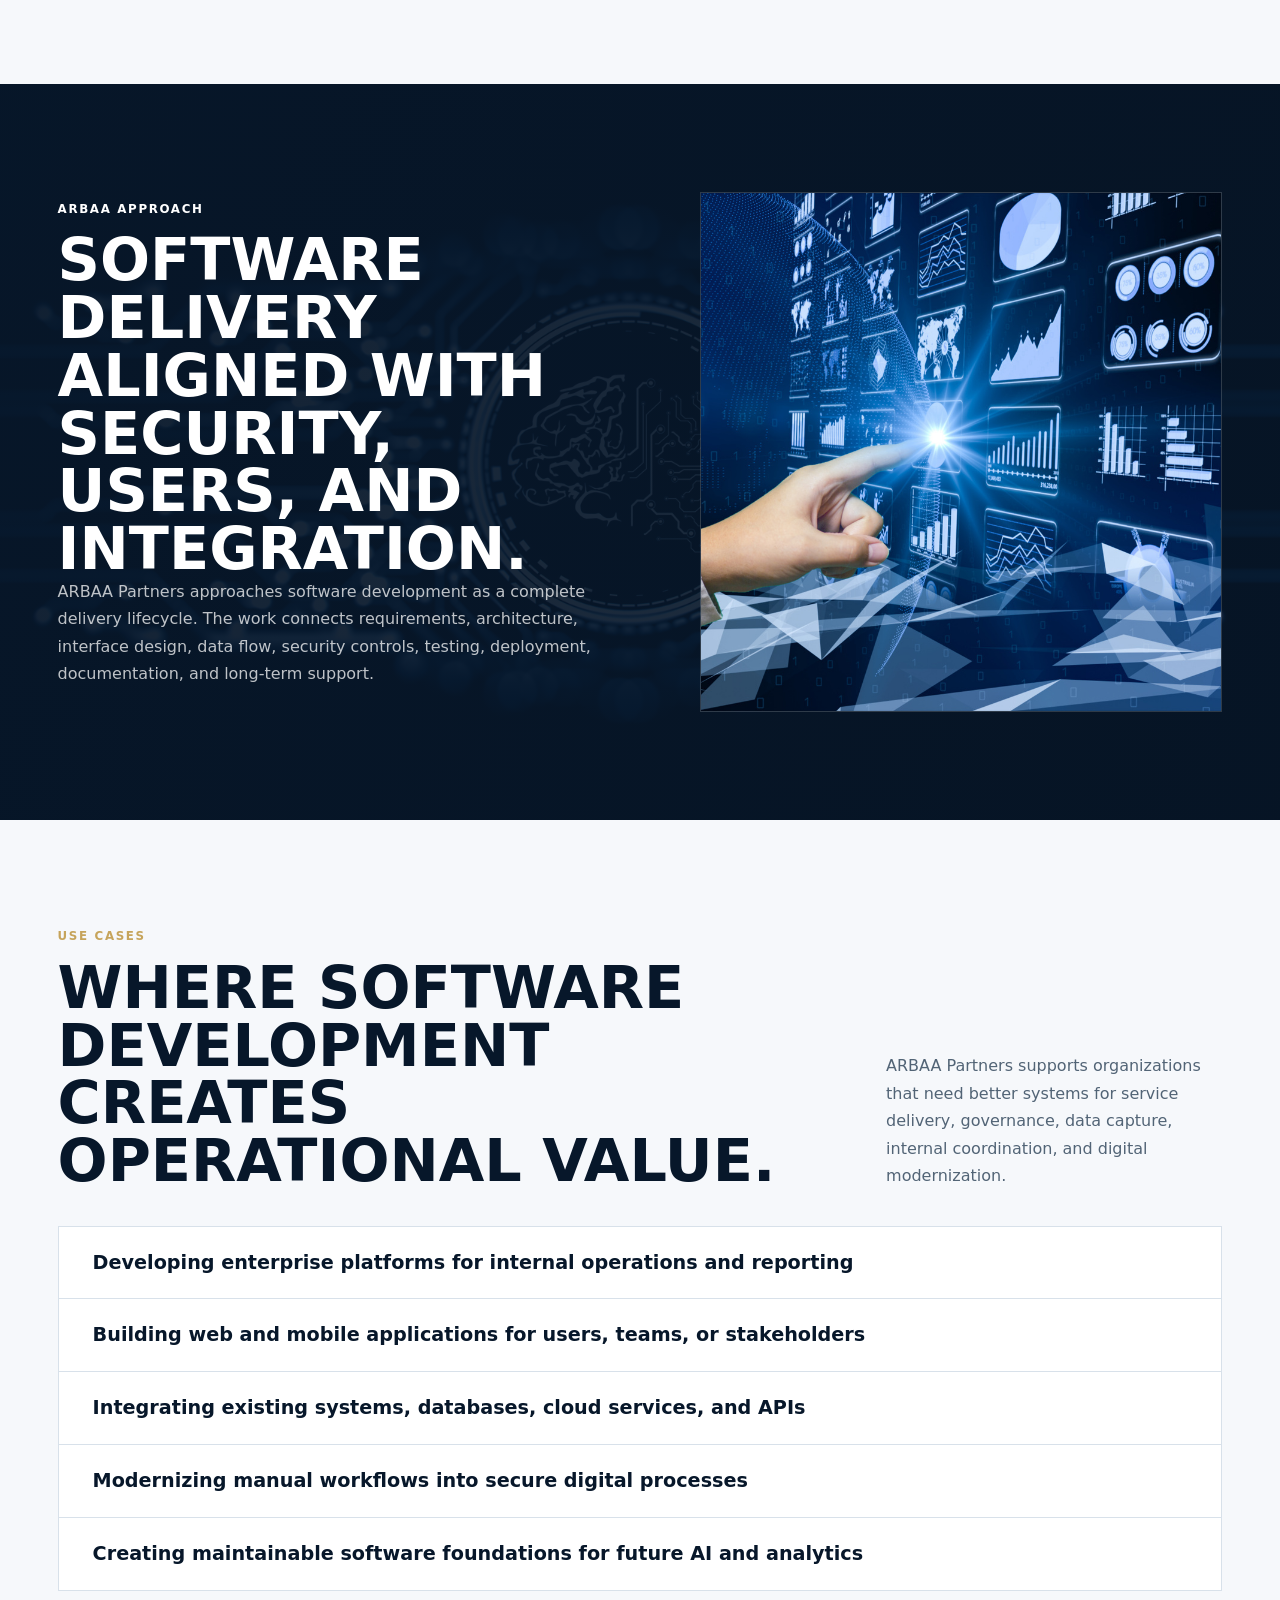
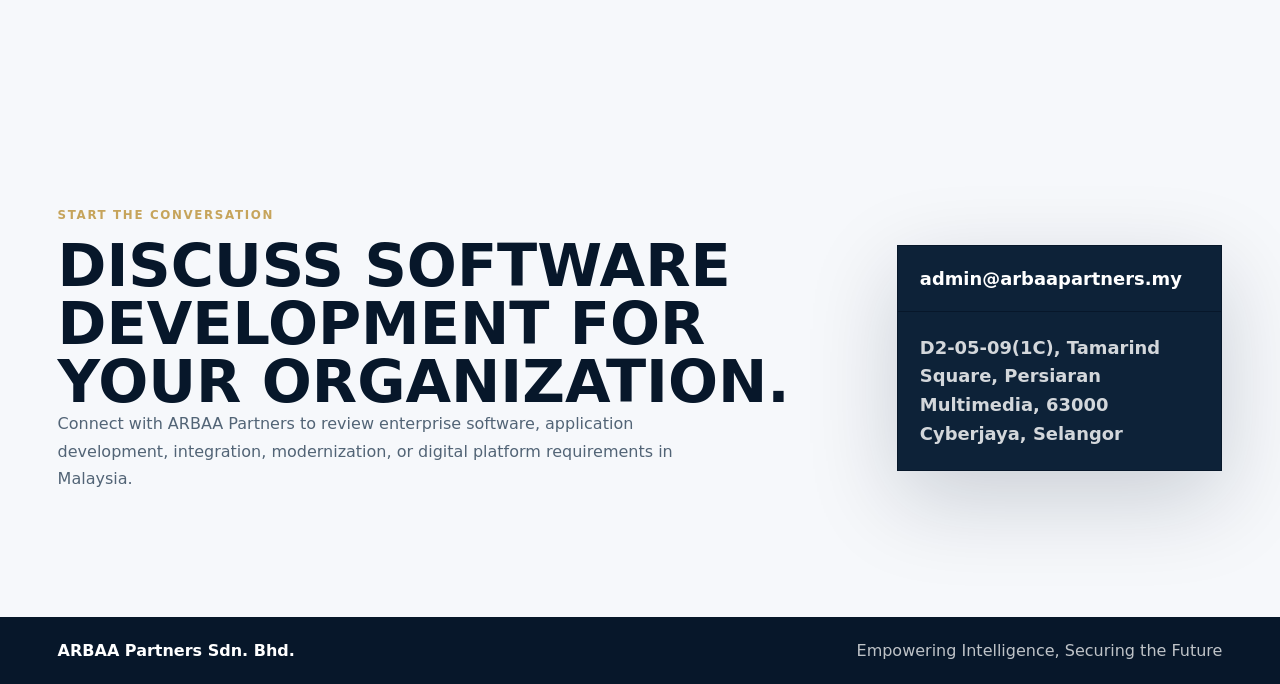
<file: software-development-malaysia.html>
<!doctype html>
<html lang="en">
  <head>
    <meta charset="UTF-8" />
    <meta name="viewport" content="width=device-width, initial-scale=1.0" />
    <title>Software Development Malaysia | ARBAA Partners Sdn. Bhd.</title>
    <meta
      name="description"
      content="ARBAA Partners provides software development in Malaysia for enterprise platforms, web applications, mobile apps, system integration, and modernization."
    />
    <link rel="canonical" href="https://www.arbaapartners.my/software-development-malaysia.html" />
    <meta name="robots" content="index, follow" />
    <meta property="og:type" content="website" />
    <meta property="og:title" content="Software Development Malaysia | ARBAA Partners Sdn. Bhd." />
    <meta
      property="og:description"
      content="Custom software development, enterprise platforms, web and mobile applications, API integration, and system modernization in Malaysia."
    />
    <meta property="og:url" content="https://www.arbaapartners.my/software-development-malaysia.html" />
    <meta property="og:image" content="https://www.arbaapartners.my/assets/pdf-page4-image4.jpg" />
    <meta name="twitter:card" content="summary_large_image" />
    <meta name="twitter:title" content="Software Development Malaysia | ARBAA Partners Sdn. Bhd." />
    <meta
      name="twitter:description"
      content="Enterprise software development, web applications, mobile apps, integration, and modernization for Malaysian organizations."
    />
    <meta name="twitter:image" content="https://www.arbaapartners.my/assets/pdf-page4-image4.jpg" />
    <link rel="stylesheet" href="styles.css" />
    <script type="application/ld+json">
      {
        "@context": "https://schema.org",
        "@type": "Service",
        "name": "Software Development Malaysia",
        "provider": {
          "@type": "LocalBusiness",
          "name": "ARBAA Partners Sdn. Bhd.",
          "url": "https://www.arbaapartners.my/"
        },
        "areaServed": "Malaysia",
        "serviceType": "Software Development",
        "description": "Software development services covering enterprise platforms, web applications, mobile applications, API integration, cloud-based business solutions, and system modernization for Malaysian organizations."
      }
    </script>
  </head>
  <body>
    <header class="site-header">
      <a class="brand" href="index.html" aria-label="ARBAA Partners home">
        <span class="brand-logo">
          <img src="assets/arbaa-logo-mark.png" alt="" />
        </span>
        <span class="brand-copy">
          <strong>ARBAA Partners</strong>
          <small>Sdn. Bhd.</small>
        </span>
      </a>

      <button class="menu-toggle" type="button" aria-label="Open navigation" aria-expanded="false">
        <span></span>
        <span></span>
      </button>

      <nav class="site-nav" aria-label="Primary navigation">
        <a href="index.html?view=profile#explore">Profile</a>
        <a href="index.html?view=services#explore">Services</a>
        <a href="index.html?view=security#explore">Security Mandate</a>
        <a href="index.html?view=approach#explore">Approach</a>
        <a href="insights.html">Insights</a>
        <a href="index.html?view=contact#explore">Contact</a>
      </nav>
    </header>

    <main>
      <section class="service-hero software-service-hero">
        <div>
          <p class="eyebrow">Software Development Malaysia</p>
          <h1>Enterprise software engineered for secure digital operations.</h1>
          <p class="hero-lead">
            ARBAA Partners builds software solutions for Malaysian
            organizations that need reliable platforms, web applications,
            mobile services, system integration, and maintainable digital
            workflows.
          </p>
          <div class="hero-actions">
            <a class="button primary" href="mailto:admin@arbaapartners.my">Discuss Software Development</a>
            <a class="button ghost" href="index.html?view=services#explore">Back to Services</a>
          </div>
        </div>
      </section>

      <section class="service-overview">
        <div class="section-header">
          <div>
            <p class="eyebrow">Service Focus</p>
            <h2>Custom software development for platforms that can grow with the organization.</h2>
          </div>
          <p>
            Good software must be usable, secure, integrated, and maintainable.
            ARBAA Partners focuses on practical systems that support daily
            operations while preparing the organization for future change.
          </p>
        </div>

        <div class="seo-content-grid">
          <article>
            <span>01</span>
            <h3>Enterprise Platforms</h3>
            <p>
              Design and build business platforms that support workflows,
              reporting, governance, approvals, records, and operational
              visibility.
            </p>
          </article>
          <article>
            <span>02</span>
            <h3>Web & Mobile Applications</h3>
            <p>
              Develop responsive web applications and mobile services with
              clear user journeys, secure access, and reliable performance.
            </p>
          </article>
          <article>
            <span>03</span>
            <h3>API Integration</h3>
            <p>
              Connect systems, data sources, internal platforms, and external
              services through structured integration and maintainable APIs.
            </p>
          </article>
          <article>
            <span>04</span>
            <h3>System Modernization</h3>
            <p>
              Improve legacy workflows, reduce manual work, strengthen
              architecture, and prepare systems for cloud and data integration.
            </p>
          </article>
        </div>
      </section>

      <section class="feature-band service-feature">
        <div>
          <p class="eyebrow">ARBAA Approach</p>
          <h2>Software delivery aligned with security, users, and integration.</h2>
          <p>
            ARBAA Partners approaches software development as a complete
            delivery lifecycle. The work connects requirements, architecture,
            interface design, data flow, security controls, testing,
            deployment, documentation, and long-term support.
          </p>
        </div>
        <img src="assets/pdf-page4-image4.jpg" alt="Digital dashboard representing enterprise software development" />
      </section>

      <section class="service-overview">
        <div class="section-header">
          <div>
            <p class="eyebrow">Use Cases</p>
            <h2>Where software development creates operational value.</h2>
          </div>
          <p>
            ARBAA Partners supports organizations that need better systems for
            service delivery, governance, data capture, internal coordination,
            and digital modernization.
          </p>
        </div>

        <div class="service-use-list">
          <span>Developing enterprise platforms for internal operations and reporting</span>
          <span>Building web and mobile applications for users, teams, or stakeholders</span>
          <span>Integrating existing systems, databases, cloud services, and APIs</span>
          <span>Modernizing manual workflows into secure digital processes</span>
          <span>Creating maintainable software foundations for future AI and analytics</span>
        </div>
      </section>

      <section class="contact-section">
        <div>
          <p class="eyebrow">Start the Conversation</p>
          <h2>Discuss software development for your organization.</h2>
          <p>
            Connect with ARBAA Partners to review enterprise software,
            application development, integration, modernization, or digital
            platform requirements in Malaysia.
          </p>
        </div>
        <div class="contact-card">
          <a href="mailto:admin@arbaapartners.my">admin@arbaapartners.my</a>
          <address>
            D2-05-09(1C), Tamarind Square, Persiaran Multimedia,
            63000 Cyberjaya, Selangor
          </address>
        </div>
      </section>
    </main>

    <footer class="site-footer">
      <span>ARBAA Partners Sdn. Bhd.</span>
      <span>Empowering Intelligence, Securing the Future</span>
    </footer>

    <script src="script.js"></script>
  </body>
</html>
</file>
<file: styles.css>
:root {
  color-scheme: light;
  --ink: #0c1420;
  --navy: #07172a;
  --navy-soft: #102a45;
  --steel: #526476;
  --line: #d8e1ea;
  --line-dark: rgba(255, 255, 255, 0.16);
  --paper: #f6f8fb;
  --white: #ffffff;
  --cyan: #23b7e5;
  --blue: #12699d;
  --gold: #c6a45b;
  --shadow: 0 28px 90px rgba(7, 23, 42, 0.18);
  font-family:
    Inter, ui-sans-serif, system-ui, -apple-system, BlinkMacSystemFont, "Segoe UI",
    sans-serif;
}

* {
  box-sizing: border-box;
}

html {
  scroll-behavior: smooth;
}

body {
  background: var(--paper);
  color: var(--ink);
  margin: 0;
}

body.nav-open {
  overflow: hidden;
}

img {
  display: block;
  max-width: 100%;
}

a {
  color: inherit;
  text-decoration: none;
}

.site-header {
  align-items: center;
  background: rgba(246, 248, 251, 0.88);
  backdrop-filter: blur(18px);
  border-bottom: 1px solid rgba(216, 225, 234, 0.86);
  display: flex;
  justify-content: space-between;
  left: 0;
  padding: 14px clamp(18px, 4.5vw, 72px);
  position: fixed;
  right: 0;
  top: 0;
  z-index: 20;
}

.brand {
  align-items: center;
  display: inline-flex;
  gap: 13px;
}

.brand-logo {
  align-items: center;
  background: linear-gradient(145deg, var(--navy), #113553);
  border: 1px solid rgba(35, 183, 229, 0.28);
  border-radius: 8px;
  box-shadow: 0 14px 40px rgba(7, 23, 42, 0.22);
  display: inline-flex;
  height: 54px;
  justify-content: center;
  padding: 7px;
  width: 64px;
}

.brand-logo img {
  height: 100%;
  object-fit: contain;
  width: 100%;
}

.brand-copy {
  display: grid;
  gap: 2px;
}

.brand-copy strong {
  color: var(--navy);
  font-size: 0.98rem;
  font-weight: 850;
  line-height: 1;
  text-transform: uppercase;
}

.brand-copy small {
  color: var(--steel);
  font-size: 0.72rem;
  font-weight: 750;
  letter-spacing: 0.08em;
  text-transform: uppercase;
}

.site-nav {
  align-items: center;
  display: flex;
  gap: clamp(18px, 4vw, 46px);
}

.site-nav a {
  color: #34465a;
  font-size: 0.94rem;
  font-weight: 760;
  padding-block: 10px;
  position: relative;
  text-transform: uppercase;
}

.site-nav a::after {
  background: var(--gold);
  bottom: 0;
  content: "";
  height: 2px;
  left: 0;
  position: absolute;
  transform: scaleX(0);
  transform-origin: left;
  transition: transform 180ms ease;
  width: 100%;
}

.site-nav a:hover::after,
.site-nav a.active::after {
  transform: scaleX(1);
}

.menu-toggle {
  appearance: none;
  background: var(--navy);
  border: 0;
  border-radius: 8px;
  cursor: pointer;
  display: none;
  height: 44px;
  padding: 0 12px;
  width: 48px;
}

.menu-toggle span {
  background: var(--white);
  display: block;
  height: 2px;
  margin: 6px 0;
  width: 100%;
}

.hero {
  align-items: center;
  background:
    linear-gradient(112deg, rgba(7, 23, 42, 0.99), rgba(8, 31, 54, 0.95) 46%, rgba(11, 57, 88, 0.76)),
    url("assets/pdf-page4-image1.jpg") center / cover;
  color: var(--white);
  display: grid;
  gap: clamp(28px, 4vw, 64px);
  grid-template-columns: minmax(0, 0.88fr) minmax(380px, 1.12fr);
  min-height: 96vh;
  overflow: hidden;
  padding: 128px clamp(18px, 4.5vw, 72px) 72px;
  position: relative;
}

.hero::after {
  border: 1px solid rgba(255, 255, 255, 0.14);
  content: "";
  height: 76%;
  position: absolute;
  right: -15vw;
  top: 14%;
  transform: rotate(18deg);
  width: 48vw;
}

.hero-copy,
.hero-visual {
  min-width: 0;
  position: relative;
  z-index: 1;
}

.eyebrow {
  color: var(--gold);
  font-size: 0.74rem;
  font-weight: 900;
  letter-spacing: 0.14em;
  line-height: 1.4;
  margin: 0 0 14px;
  text-transform: uppercase;
}

h1,
h2,
h3 {
  text-transform: uppercase;
}

h1,
h2,
h3,
p {
  margin-top: 0;
}

h1 {
  color: var(--white);
  font-size: clamp(3rem, 5vw, 5.8rem);
  letter-spacing: 0;
  line-height: 0.98;
  margin-bottom: 28px;
  max-width: 820px;
  text-wrap: balance;
}

h2 {
  color: var(--navy);
  font-size: clamp(2.15rem, 4.6vw, 5rem);
  letter-spacing: 0;
  line-height: 0.98;
  margin-bottom: 0;
}

h3 {
  color: var(--navy);
  font-size: clamp(1.32rem, 2vw, 2rem);
  letter-spacing: 0;
  line-height: 1.13;
  margin-bottom: 14px;
}

p {
  color: var(--steel);
  font-size: 1rem;
  line-height: 1.72;
}

.hero-lead {
  color: rgba(255, 255, 255, 0.78);
  font-size: clamp(1.02rem, 1.35vw, 1.22rem);
  max-width: 680px;
}

.hero-actions {
  display: flex;
  flex-wrap: wrap;
  gap: 12px;
  margin-top: 34px;
}

.button {
  align-items: center;
  border-radius: 8px;
  display: inline-flex;
  font-weight: 850;
  justify-content: center;
  min-height: 52px;
  padding: 0 22px;
  text-transform: uppercase;
}

.button.primary {
  background: var(--gold);
  color: #171105;
  box-shadow: 0 20px 46px rgba(198, 164, 91, 0.25);
}

.button.ghost {
  border: 1px solid rgba(255, 255, 255, 0.36);
  color: var(--white);
}

.section-actions {
  margin-top: 28px;
}

.section-actions .button.primary {
  color: #171105;
}

.hero-visual {
  min-height: 540px;
  transform:
    perspective(1200px)
    rotateX(var(--tilt-x, 0deg))
    rotateY(var(--tilt-y, 0deg));
  transition: transform 220ms ease;
}

.hero-main-image {
  border: 1px solid rgba(255, 255, 255, 0.22);
  box-shadow: var(--shadow);
  height: 100%;
  animation: heroImageDrift 12s ease-in-out infinite alternate;
  object-fit: cover;
  width: 100%;
}

.neural-motion {
  inset: 0;
  overflow: hidden;
  pointer-events: none;
  position: absolute;
}

.neural-motion::before {
  background:
    linear-gradient(90deg, transparent 0 47%, rgba(35, 183, 229, 0.42) 50%, transparent 53%),
    linear-gradient(0deg, transparent 0 47%, rgba(198, 164, 91, 0.28) 50%, transparent 53%);
  background-size: 110px 110px;
  content: "";
  inset: -18%;
  opacity: 0.18;
  position: absolute;
  transform: rotate(10deg);
  animation: gridTravel 18s linear infinite;
}

.neural-motion::after {
  background: linear-gradient(
    115deg,
    transparent 0%,
    rgba(255, 255, 255, 0.04) 34%,
    rgba(35, 183, 229, 0.28) 48%,
    rgba(255, 255, 255, 0.05) 58%,
    transparent 100%
  );
  content: "";
  inset: -45%;
  position: absolute;
  transform: translateX(-48%) rotate(10deg);
  animation: energySweep 5.4s ease-in-out infinite;
}

.scan-line {
  background: linear-gradient(90deg, transparent, rgba(35, 183, 229, 0.92), transparent);
  box-shadow: 0 0 22px rgba(35, 183, 229, 0.74);
  height: 2px;
  left: 0;
  opacity: 0.78;
  position: absolute;
  right: 0;
  top: 16%;
  animation: scanDown 4.6s cubic-bezier(0.48, 0, 0.24, 1) infinite;
}

.circuit-line {
  background: linear-gradient(90deg, transparent, rgba(35, 183, 229, 0.9), rgba(198, 164, 91, 0.74), transparent);
  height: 1px;
  opacity: 0.68;
  position: absolute;
  transform-origin: left;
}

.line-a {
  left: 8%;
  top: 25%;
  width: 54%;
  animation: circuitPulse 3.8s ease-in-out infinite;
}

.line-b {
  right: -8%;
  top: 55%;
  transform: rotate(-8deg);
  width: 62%;
  animation: circuitPulse 4.4s ease-in-out 0.6s infinite;
}

.line-c {
  bottom: 22%;
  left: 18%;
  transform: rotate(5deg);
  width: 46%;
  animation: circuitPulse 5s ease-in-out 1.1s infinite;
}

.pulse-ring {
  border: 1px solid rgba(35, 183, 229, 0.62);
  border-radius: 999px;
  box-shadow: 0 0 28px rgba(35, 183, 229, 0.26);
  position: absolute;
  transform: translate(-50%, -50%) scale(0.68);
}

.ring-a {
  height: 190px;
  left: 53%;
  top: 42%;
  width: 190px;
  animation: ringPulse 3.8s ease-out infinite;
}

.ring-b {
  border-color: rgba(198, 164, 91, 0.52);
  height: 310px;
  left: 53%;
  top: 42%;
  width: 310px;
  animation: ringPulse 4.8s ease-out 1s infinite;
}

.intel-panel {
  background: rgba(246, 248, 251, 0.94);
  border: 1px solid rgba(255, 255, 255, 0.72);
  border-radius: 8px;
  bottom: 28px;
  box-shadow: 0 26px 70px rgba(0, 0, 0, 0.2);
  color: var(--navy);
  left: 28px;
  padding: 24px;
  position: absolute;
  width: min(78%, 390px);
}

.intel-panel span {
  color: var(--blue);
  display: block;
  font-size: 0.73rem;
  font-weight: 900;
  letter-spacing: 0.12em;
  margin-bottom: 10px;
  text-transform: uppercase;
}

.intel-panel strong {
  display: block;
  font-size: clamp(1.32rem, 2vw, 1.9rem);
  line-height: 1.08;
}

.mini-image {
  border: 1px solid rgba(255, 255, 255, 0.2);
  box-shadow: 0 18px 60px rgba(0, 0, 0, 0.28);
  position: absolute;
}

.mini-image img {
  height: 100%;
  animation: miniFloat 7s ease-in-out infinite alternate;
  object-fit: cover;
  width: 100%;
}

.mini-image.one {
  height: 160px;
  left: -34px;
  top: 46px;
  width: 230px;
}

.mini-image.two {
  bottom: -32px;
  height: 140px;
  right: 36px;
  width: 250px;
}

@keyframes heroImageDrift {
  0% {
    object-position: 44% 50%;
    transform: scale(1);
  }

  100% {
    object-position: 58% 44%;
    transform: scale(1.045);
  }
}

@keyframes gridTravel {
  0% {
    background-position: 0 0;
  }

  100% {
    background-position: 220px 220px;
  }
}

@keyframes energySweep {
  0%,
  42% {
    transform: translateX(-54%) rotate(10deg);
  }

  70%,
  100% {
    transform: translateX(54%) rotate(10deg);
  }
}

@keyframes scanDown {
  0% {
    opacity: 0;
    top: 10%;
  }

  12%,
  78% {
    opacity: 0.78;
  }

  100% {
    opacity: 0;
    top: 88%;
  }
}

@keyframes circuitPulse {
  0%,
  100% {
    opacity: 0.18;
    transform: scaleX(0.12);
  }

  45% {
    opacity: 0.88;
    transform: scaleX(1);
  }
}

@keyframes ringPulse {
  0% {
    opacity: 0;
    transform: translate(-50%, -50%) scale(0.52);
  }

  22% {
    opacity: 0.76;
  }

  100% {
    opacity: 0;
    transform: translate(-50%, -50%) scale(1.18);
  }
}

@keyframes miniFloat {
  0% {
    transform: scale(1) translateY(0);
  }

  100% {
    transform: scale(1.04) translateY(-7px);
  }
}

@keyframes cinematicImageMove {
  0% {
    filter: saturate(1.02) contrast(1.04);
    object-position: 48% 50%;
    transform: scale(1.02);
  }

  100% {
    filter: saturate(1.22) contrast(1.12);
    object-position: 58% 44%;
    transform: scale(1.085);
  }
}

@keyframes cinematicScan {
  0%,
  18% {
    opacity: 0;
    transform: translateY(-58%);
  }

  36%,
  72% {
    opacity: 0.72;
  }

  100% {
    opacity: 0;
    transform: translateY(42%);
  }
}

@keyframes touchGlow {
  0%,
  100% {
    opacity: 0.56;
    transform: translate(-50%, -50%) scale(0.82);
  }

  48% {
    opacity: 0.95;
    transform: translate(-50%, -50%) scale(1.08);
  }
}

@keyframes cinemaSweep {
  0%,
  42% {
    opacity: 0;
    transform: translateX(-55%) rotate(10deg);
  }

  58% {
    opacity: 0.9;
  }

  100% {
    opacity: 0;
    transform: translateX(52%) rotate(10deg);
  }
}

@keyframes streamPulse {
  0%,
  100% {
    opacity: 0.14;
    transform: rotate(var(--stream-angle)) scaleX(0.2);
  }

  50% {
    opacity: 0.86;
    transform: rotate(var(--stream-angle)) scaleX(1);
  }
}

@keyframes focusPulse {
  0% {
    opacity: 0;
    transform: translate(-50%, -50%) scale(0.55);
  }

  28% {
    opacity: 0.78;
  }

  100% {
    opacity: 0;
    transform: translate(-50%, -50%) scale(1.16);
  }
}

@media (prefers-reduced-motion: reduce) {
  *,
  *::before,
  *::after {
    animation-duration: 0.01ms !important;
    animation-iteration-count: 1 !important;
    scroll-behavior: auto !important;
    transition-duration: 0.01ms !important;
  }
}

.credibility-strip {
  background: var(--white);
  border-bottom: 1px solid var(--line);
  display: grid;
  grid-template-columns: repeat(4, minmax(0, 1fr));
  padding: 0 clamp(18px, 4.5vw, 72px);
}

.credibility-strip div {
  border-left: 1px solid var(--line);
  min-height: 132px;
  padding: 28px;
}

.credibility-strip div:last-child {
  border-right: 1px solid var(--line);
}

.credibility-strip span {
  color: var(--gold);
  display: block;
  font-size: 0.74rem;
  font-weight: 900;
  letter-spacing: 0.12em;
  margin-bottom: 16px;
}

.credibility-strip strong {
  color: var(--navy);
  display: block;
  font-size: clamp(1rem, 1.35vw, 1.2rem);
  line-height: 1.28;
}

.explore-section {
  background:
    linear-gradient(180deg, #f8fbfd, #eef3f7),
    url("assets/pdf-page4-image5.jpg") right top / auto 42% no-repeat;
  padding: 108px clamp(18px, 4.5vw, 72px);
}

.explore-header {
  align-items: end;
  display: grid;
  gap: clamp(24px, 5vw, 72px);
  grid-template-columns: minmax(0, 1fr) minmax(320px, 0.45fr);
  margin-bottom: 34px;
}

.explore-header p:not(.eyebrow) {
  margin-bottom: 0;
}

.page-tabs {
  background: var(--white);
  border: 1px solid var(--line);
  box-shadow: 0 20px 70px rgba(7, 23, 42, 0.08);
  display: grid;
  grid-template-columns: repeat(6, minmax(0, 1fr));
  margin-bottom: 18px;
  padding: 8px;
}

.page-tab {
  appearance: none;
  background: transparent;
  border: 0;
  border-radius: 6px;
  color: #526476;
  cursor: pointer;
  font: inherit;
  font-size: 0.92rem;
  font-weight: 850;
  min-height: 58px;
  padding: 12px 14px;
  text-transform: uppercase;
  transition:
    background 180ms ease,
    color 180ms ease,
    box-shadow 180ms ease;
}

.page-tab:hover,
.page-tab.active {
  background: var(--navy);
  color: var(--white);
  box-shadow: 0 14px 34px rgba(7, 23, 42, 0.16);
}

.view-shell {
  background: var(--white);
  border: 1px solid var(--line);
  box-shadow: var(--shadow);
  min-height: 680px;
}

.view-panel {
  padding: clamp(26px, 4vw, 54px);
}

.view-panel[hidden] {
  display: none;
}

.view-grid,
.security-layout {
  display: grid;
  gap: clamp(30px, 5vw, 76px);
  grid-template-columns: minmax(0, 1.05fr) minmax(360px, 0.95fr);
}

.view-grid {
  margin-bottom: 42px;
}

.security-layout {
  align-items: center;
  margin-bottom: 34px;
}

.security-layout img {
  border: 1px solid var(--line);
  height: min(44vw, 460px);
  object-fit: cover;
  width: 100%;
}

.credibility-strip.compact {
  border: 1px solid var(--line);
  box-shadow: none;
  padding: 0;
}

.mandate-grid {
  border-top: 1px solid var(--line);
  display: grid;
  grid-template-columns: repeat(3, minmax(0, 1fr));
}

.mandate-grid article {
  border-right: 1px solid var(--line);
  min-height: 260px;
  padding: 30px;
}

.mandate-grid article:first-child {
  border-left: 1px solid var(--line);
}

.mandate-grid span {
  color: var(--gold);
  display: block;
  font-size: 0.76rem;
  font-weight: 900;
  letter-spacing: 0.12em;
  margin-bottom: 24px;
  text-transform: uppercase;
}

.contact-section.compact {
  background: transparent;
  padding: 0;
}

.profile-section,
.services-section,
.approach-section,
.contact-section {
  padding: 108px clamp(18px, 4.5vw, 72px);
}

.section-kicker {
  align-items: center;
  display: grid;
  gap: 18px;
  grid-template-columns: auto 1fr;
  margin-bottom: 28px;
}

.section-kicker span {
  background: var(--line);
  height: 1px;
}

.profile-grid {
  display: grid;
  gap: clamp(30px, 5vw, 76px);
  grid-template-columns: minmax(0, 1.05fr) minmax(360px, 0.95fr);
}

.profile-copy {
  border-left: 1px solid var(--line);
  padding-left: clamp(24px, 4vw, 46px);
}

.profile-copy p:last-child {
  margin-bottom: 0;
}

.mission-section {
  background: var(--white);
  border-block: 1px solid var(--line);
  display: grid;
  grid-template-columns: repeat(3, minmax(0, 1fr));
  padding: 0 clamp(18px, 4.5vw, 72px);
}

.mission-section article {
  border-left: 1px solid var(--line);
  min-height: 380px;
  padding: 46px 34px;
}

.mission-section article:last-child {
  border-right: 1px solid var(--line);
}

.mission-section span,
.approach-grid span {
  color: var(--gold);
  display: block;
  font-size: 0.76rem;
  font-weight: 900;
  letter-spacing: 0.12em;
  margin-bottom: 28px;
  text-transform: uppercase;
}

.section-header {
  align-items: end;
  display: grid;
  gap: clamp(24px, 5vw, 72px);
  grid-template-columns: minmax(0, 1fr) minmax(320px, 0.44fr);
  margin-bottom: 36px;
}

.section-header p:not(.eyebrow) {
  margin-bottom: 0;
}

.services-section {
  background:
    linear-gradient(90deg, rgba(246, 248, 251, 0.95), rgba(255, 255, 255, 0.82)),
    url("assets/pdf-page4-image5.jpg") right top / auto 55% no-repeat;
}

.service-console {
  background: var(--navy);
  border: 1px solid rgba(7, 23, 42, 0.18);
  box-shadow: var(--shadow);
  display: grid;
  grid-template-columns: minmax(280px, 0.34fr) minmax(0, 1fr);
  min-height: 650px;
}

.tab-list {
  border-right: 1px solid var(--line-dark);
  display: grid;
  grid-template-rows: repeat(4, 1fr);
}

.tab-button {
  appearance: none;
  background: transparent;
  border: 0;
  border-bottom: 1px solid var(--line-dark);
  color: rgba(255, 255, 255, 0.62);
  cursor: pointer;
  font: inherit;
  font-size: 1rem;
  font-weight: 850;
  letter-spacing: 0;
  min-height: 130px;
  padding: 26px;
  text-align: left;
  transition:
    background 180ms ease,
    color 180ms ease;
}

.tab-button:last-child {
  border-bottom: 0;
}

.tab-button span {
  color: var(--gold);
  display: block;
  font-size: 0.76rem;
  letter-spacing: 0.12em;
  margin-bottom: 16px;
}

.tab-button:hover,
.tab-button.active {
  background: rgba(255, 255, 255, 0.08);
  color: var(--white);
}

.tab-panels {
  background: #081d33;
}

.tab-panel {
  display: grid;
  gap: clamp(28px, 4vw, 68px);
  grid-template-columns: minmax(0, 0.96fr) minmax(320px, 0.84fr);
  min-height: 650px;
  padding: clamp(30px, 5vw, 58px);
}

.tab-panel[hidden] {
  display: none;
}

.panel-copy {
  align-self: center;
}

.panel-copy h3 {
  color: var(--white);
  font-size: clamp(2rem, 3.6vw, 4rem);
  margin-bottom: 20px;
}

.panel-copy p:not(.eyebrow) {
  color: rgba(255, 255, 255, 0.72);
  max-width: 650px;
}

.panel-image,
.cinematic-frame {
  align-self: stretch;
  border: 1px solid var(--line-dark);
  height: 100%;
  max-height: 540px;
  object-fit: cover;
  width: 100%;
}

.cinematic-frame {
  background: #061629;
  box-shadow:
    0 30px 90px rgba(0, 0, 0, 0.28),
    inset 0 0 0 1px rgba(35, 183, 229, 0.12);
  overflow: hidden;
  position: relative;
}

.cinematic-frame img {
  animation: cinematicImageMove 11s ease-in-out infinite alternate;
  height: 100%;
  object-fit: cover;
  width: 100%;
}

.cinematic-frame::before {
  background:
    radial-gradient(circle at 60% 44%, rgba(35, 183, 229, 0.32), transparent 28%),
    radial-gradient(circle at 58% 45%, rgba(198, 164, 91, 0.2), transparent 18%),
    linear-gradient(180deg, rgba(7, 23, 42, 0), rgba(7, 23, 42, 0.34));
  content: "";
  inset: 0;
  mix-blend-mode: screen;
  pointer-events: none;
  position: absolute;
  z-index: 1;
}

.cinematic-frame::after {
  background: linear-gradient(
    180deg,
    transparent,
    rgba(255, 255, 255, 0.05) 48%,
    rgba(35, 183, 229, 0.2) 50%,
    rgba(255, 255, 255, 0.05) 52%,
    transparent
  );
  content: "";
  height: 160%;
  inset: -30% 0 auto;
  opacity: 0.7;
  pointer-events: none;
  position: absolute;
  transform: translateY(-60%);
  z-index: 2;
  animation: cinematicScan 4.8s ease-in-out infinite;
}

.touch-glow {
  background: radial-gradient(circle, rgba(255, 255, 255, 0.95), rgba(35, 183, 229, 0.58) 18%, rgba(198, 164, 91, 0.2) 34%, transparent 58%);
  border-radius: 999px;
  filter: blur(1px);
  height: 170px;
  left: 59%;
  opacity: 0.85;
  pointer-events: none;
  position: absolute;
  top: 43%;
  transform: translate(-50%, -50%);
  width: 170px;
  z-index: 3;
  animation: touchGlow 3.6s ease-in-out infinite;
}

.cinema-sweep {
  background: linear-gradient(105deg, transparent 0%, rgba(255, 255, 255, 0.03) 34%, rgba(35, 183, 229, 0.32) 48%, rgba(255, 255, 255, 0.08) 56%, transparent 100%);
  inset: -38%;
  pointer-events: none;
  position: absolute;
  transform: translateX(-52%) rotate(10deg);
  z-index: 3;
  animation: cinemaSweep 5.8s ease-in-out infinite;
}

.data-stream {
  background: linear-gradient(90deg, transparent, rgba(35, 183, 229, 0.9), rgba(255, 255, 255, 0.72), transparent);
  height: 1px;
  pointer-events: none;
  position: absolute;
  transform-origin: left;
  z-index: 4;
}

.stream-a {
  --stream-angle: -12deg;
  left: 8%;
  top: 36%;
  width: 76%;
  animation: streamPulse 3.4s ease-in-out infinite;
}

.stream-b {
  --stream-angle: 8deg;
  left: 20%;
  top: 58%;
  width: 68%;
  animation: streamPulse 4.2s ease-in-out 0.8s infinite;
}

.focus-ring {
  border: 1px solid rgba(35, 183, 229, 0.74);
  border-radius: 999px;
  left: 59%;
  pointer-events: none;
  position: absolute;
  top: 43%;
  transform: translate(-50%, -50%) scale(0.72);
  z-index: 4;
}

.focus-one {
  height: 160px;
  width: 160px;
  animation: focusPulse 3.2s ease-out infinite;
}

.focus-two {
  border-color: rgba(198, 164, 91, 0.62);
  height: 260px;
  width: 260px;
  animation: focusPulse 4.6s ease-out 1s infinite;
}

.capability-list {
  display: grid;
  gap: 0;
  margin-top: 34px;
}

.capability-list span {
  border-top: 1px solid var(--line-dark);
  color: rgba(255, 255, 255, 0.9);
  display: block;
  font-weight: 780;
  padding: 15px 0;
}

.capability-list span:last-child {
  border-bottom: 1px solid var(--line-dark);
}

.panel-actions {
  margin-top: 28px;
}

.service-directory {
  background: var(--white);
  border: 1px solid var(--line);
  display: grid;
  grid-template-columns: repeat(5, minmax(0, 1fr));
  margin-top: 18px;
}

.service-directory a {
  border-right: 1px solid var(--line);
  display: grid;
  gap: 12px;
  min-height: 176px;
  padding: 24px 20px;
  transition:
    background 180ms ease,
    transform 180ms ease;
}

.service-directory a:last-child {
  border-right: 0;
}

.service-directory a:hover {
  background: #f8fbfd;
  transform: translateY(-2px);
}

.service-directory span {
  color: var(--gold);
  font-size: 0.74rem;
  font-weight: 900;
  letter-spacing: 0.12em;
  line-height: 1.35;
  text-transform: uppercase;
}

.service-directory strong {
  color: var(--navy);
  font-size: 0.98rem;
  line-height: 1.42;
}

.service-hero {
  align-items: center;
  color: var(--white);
  display: grid;
  min-height: 78vh;
  overflow: hidden;
  padding: 136px clamp(18px, 4.5vw, 72px) 82px;
  position: relative;
}

.service-hero::after {
  background: linear-gradient(90deg, rgba(35, 183, 229, 0.12), rgba(198, 164, 91, 0.2), transparent);
  content: "";
  height: 1px;
  left: clamp(18px, 4.5vw, 72px);
  position: absolute;
  right: clamp(18px, 4.5vw, 72px);
  top: 124px;
}

.service-hero > div {
  max-width: 980px;
  position: relative;
  z-index: 1;
}

.cyber-service-hero {
  background:
    linear-gradient(108deg, rgba(7, 23, 42, 0.98), rgba(8, 31, 54, 0.92) 48%, rgba(7, 23, 42, 0.58)),
    url("assets/pdf-page3-image2.jpg") center / cover;
}

.ai-service-hero {
  background:
    linear-gradient(108deg, rgba(7, 23, 42, 0.98), rgba(8, 31, 54, 0.9) 48%, rgba(11, 57, 88, 0.58)),
    url("assets/pdf-page2-image1.jpg") center / cover;
}

.software-service-hero {
  background:
    linear-gradient(108deg, rgba(7, 23, 42, 0.98), rgba(8, 31, 54, 0.9) 48%, rgba(7, 23, 42, 0.62)),
    url("assets/pdf-page4-image4.jpg") center / cover;
}

.cloud-service-hero {
  background:
    linear-gradient(108deg, rgba(7, 23, 42, 0.98), rgba(8, 31, 54, 0.9) 48%, rgba(7, 23, 42, 0.58)),
    url("assets/pdf-page3-image1.jpg") center / cover;
}

.transformation-service-hero {
  background:
    linear-gradient(108deg, rgba(7, 23, 42, 0.98), rgba(8, 31, 54, 0.9) 48%, rgba(7, 23, 42, 0.62)),
    url("assets/pdf-page4-image1.jpg") center / cover;
}

.disaster-service-hero {
  background:
    linear-gradient(108deg, rgba(7, 23, 42, 0.98), rgba(8, 31, 54, 0.9) 48%, rgba(11, 57, 88, 0.58)),
    url("assets/pdf-page2-image1.jpg") center / cover;
}

.siaga-service-hero {
  background:
    linear-gradient(108deg, rgba(7, 23, 42, 0.98), rgba(8, 31, 54, 0.91) 48%, rgba(7, 23, 42, 0.58)),
    url("assets/pdf-page3-image1.jpg") center / cover;
}

.service-overview {
  padding: 108px clamp(18px, 4.5vw, 72px);
}

.highlight-use-case {
  background: var(--white);
  border-top: 1px solid var(--line);
}

.insight-body {
  background: var(--paper);
}

.insight-body section {
  border-bottom: 1px solid var(--line);
  padding: 92px clamp(18px, 4.5vw, 72px);
}

.insight-body section > p:not(.eyebrow),
.insight-body section > h2 {
  max-width: 940px;
}

.insight-points,
.insight-link-panel {
  background: var(--white);
  border: 1px solid var(--line);
  margin-top: 34px;
}

.insight-points {
  display: grid;
  grid-template-columns: repeat(4, minmax(0, 1fr));
}

.insight-points span {
  border-right: 1px solid var(--line);
  color: var(--navy);
  font-weight: 820;
  line-height: 1.45;
  min-height: 150px;
  padding: 24px;
}

.insight-points span:last-child {
  border-right: 0;
}

.insight-grid {
  margin-top: 34px;
}

.insight-link-panel {
  align-items: center;
  display: flex;
  gap: 24px;
  justify-content: space-between;
  padding: 28px;
}

.secondary-link-panel {
  margin-top: 14px;
}

.insight-link-panel span {
  color: var(--gold);
  display: block;
  font-size: 0.76rem;
  font-weight: 900;
  letter-spacing: 0.12em;
  margin-bottom: 10px;
  text-transform: uppercase;
}

.insight-link-panel strong {
  color: var(--navy);
  display: block;
  font-size: clamp(1.22rem, 2vw, 1.75rem);
  line-height: 1.18;
  max-width: 780px;
}

.seo-content-grid {
  border-top: 1px solid var(--line);
  display: grid;
  grid-template-columns: repeat(4, minmax(0, 1fr));
}

.seo-content-grid article {
  border-right: 1px solid var(--line);
  min-height: 330px;
  padding: 34px 26px;
}

.seo-content-grid article:first-child {
  border-left: 1px solid var(--line);
}

.seo-content-grid span {
  color: var(--gold);
  display: block;
  font-size: 0.76rem;
  font-weight: 900;
  letter-spacing: 0.12em;
  margin-bottom: 28px;
  text-transform: uppercase;
}

.seo-content-grid p {
  margin-bottom: 0;
}

.service-feature {
  padding-block: 94px;
}

.service-use-list {
  background: var(--white);
  border: 1px solid var(--line);
}

.service-use-list span {
  border-bottom: 1px solid var(--line);
  color: var(--navy);
  display: block;
  font-size: clamp(1.05rem, 1.5vw, 1.26rem);
  font-weight: 820;
  line-height: 1.45;
  padding: 22px clamp(22px, 3vw, 34px);
}

.service-use-list span:last-child {
  border-bottom: 0;
}

.source-list {
  background: var(--white);
  border: 1px solid var(--line);
  display: grid;
  margin-top: 34px;
}

.source-list a {
  border-bottom: 1px solid var(--line);
  color: var(--navy);
  display: block;
  font-weight: 760;
  line-height: 1.45;
  padding: 22px 24px;
  text-decoration: none;
}

.source-list a:hover {
  color: var(--sky);
}

.source-list a:last-child {
  border-bottom: 0;
}

.approach-section {
  background: var(--white);
}

.approach-grid {
  border-top: 1px solid var(--line);
  display: grid;
  grid-template-columns: repeat(4, minmax(0, 1fr));
}

.approach-grid article {
  border-right: 1px solid var(--line);
  min-height: 300px;
  padding: 34px 26px;
}

.approach-grid article:first-child {
  border-left: 1px solid var(--line);
}

.approach-grid p {
  margin-bottom: 0;
}

.feature-band {
  align-items: center;
  background:
    linear-gradient(120deg, rgba(7, 23, 42, 0.97), rgba(7, 23, 42, 0.88)),
    url("assets/pdf-page1-image4.jpg") center / cover;
  color: var(--white);
  display: grid;
  gap: clamp(32px, 5vw, 72px);
  grid-template-columns: minmax(0, 1.05fr) minmax(0, 0.95fr);
  padding: 108px clamp(18px, 4.5vw, 72px);
}

.feature-band img {
  border: 1px solid var(--line-dark);
  height: min(48vw, 520px);
  object-fit: cover;
  width: 100%;
}

.insights-hero {
  align-items: end;
  background:
    linear-gradient(105deg, rgba(7, 23, 42, 0.98), rgba(9, 34, 56, 0.9) 52%, rgba(13, 94, 134, 0.44)),
    url("assets/pdf-page3-image1.jpg") center / cover;
  color: var(--white);
  display: grid;
  min-height: 76vh;
  padding: 150px clamp(18px, 4.5vw, 72px) 82px;
}

.insights-hero h1,
.insights-hero p {
  color: var(--white);
}

.insights-hero > div {
  max-width: 980px;
}

.insights-section {
  background: var(--paper);
  padding: 104px clamp(18px, 4.5vw, 72px);
}

.muted-insights {
  background: var(--white);
  border-top: 1px solid var(--line);
}

.featured-insight {
  background: var(--white);
  border: 1px solid var(--line);
  display: grid;
  grid-template-columns: minmax(0, 0.9fr) minmax(0, 1.1fr);
  margin-top: 34px;
}

.featured-insight img {
  height: 100%;
  min-height: 420px;
  object-fit: cover;
  width: 100%;
}

.featured-insight div {
  align-content: center;
  display: grid;
  padding: clamp(30px, 5vw, 64px);
}

.featured-insight span,
.insights-grid span {
  color: var(--gold);
  display: block;
  font-size: 0.76rem;
  font-weight: 900;
  letter-spacing: 0.12em;
  margin-bottom: 18px;
  text-transform: uppercase;
}

.featured-insight h3 {
  color: var(--navy);
  font-size: clamp(2rem, 4vw, 4rem);
  line-height: 0.96;
  margin: 0 0 24px;
}

.featured-insight p {
  max-width: 720px;
}

.featured-insight .button {
  justify-self: start;
  margin-top: 12px;
}

.insights-grid {
  border-top: 1px solid var(--line);
  display: grid;
  grid-template-columns: repeat(3, minmax(0, 1fr));
  margin-top: 34px;
}

.insights-grid article {
  background: var(--white);
  border-bottom: 1px solid var(--line);
  border-right: 1px solid var(--line);
  min-height: 310px;
  padding: 30px 26px;
}

.insights-grid article:first-child {
  border-left: 1px solid var(--line);
}

.insights-grid h3 {
  color: var(--navy);
  font-size: clamp(1.32rem, 2vw, 2rem);
  line-height: 1.1;
  margin: 0 0 18px;
}

.insights-grid p {
  margin-bottom: 28px;
}

.insights-grid a {
  color: var(--sky);
  font-weight: 900;
  text-decoration: none;
}

.capability-grid {
  grid-template-columns: repeat(4, minmax(0, 1fr));
}

.feature-band h2,
.feature-band p {
  color: var(--white);
}

.feature-band p:not(.eyebrow) {
  color: rgba(255, 255, 255, 0.74);
}

.contact-section {
  align-items: center;
  background: var(--paper);
  display: grid;
  gap: clamp(26px, 5vw, 72px);
  grid-template-columns: minmax(0, 1fr) minmax(320px, 0.42fr);
}

.contact-section p:not(.eyebrow) {
  max-width: 680px;
}

.contact-card {
  background: var(--navy);
  box-shadow: var(--shadow);
  display: grid;
  gap: 1px;
  padding: 1px;
}

.contact-card a,
.contact-card address {
  background: #0d2238;
  color: var(--white);
  font-size: clamp(1rem, 1.4vw, 1.18rem);
  font-weight: 820;
  padding: 22px;
  overflow-wrap: anywhere;
}

.contact-card address {
  color: rgba(255, 255, 255, 0.82);
  font-style: normal;
  font-weight: 650;
  line-height: 1.6;
}

.contact-card a:hover {
  background: #12304d;
}

.site-footer {
  background: var(--navy);
  color: rgba(255, 255, 255, 0.74);
  display: flex;
  gap: 16px;
  justify-content: space-between;
  padding: 24px clamp(18px, 4.5vw, 72px);
}

.site-footer span:first-child {
  color: var(--white);
  font-weight: 850;
}

@media (max-width: 1040px) {
  .hero,
  .profile-grid,
  .section-header,
  .explore-header,
  .view-grid,
  .security-layout,
  .service-console,
  .tab-panel,
  .feature-band,
  .featured-insight,
  .contact-section {
    grid-template-columns: 1fr;
  }

  .hero-visual {
    min-height: 470px;
  }

  .tab-list {
    border-bottom: 1px solid var(--line-dark);
    border-right: 0;
    grid-template-columns: repeat(2, minmax(0, 1fr));
    grid-template-rows: none;
  }

  .tab-button {
    min-height: 112px;
  }

  .mission-section,
  .approach-grid,
  .credibility-strip,
  .mandate-grid,
  .seo-content-grid,
  .service-directory,
  .insight-points,
  .insights-grid,
  .capability-grid {
    grid-template-columns: repeat(2, minmax(0, 1fr));
  }

  .insight-link-panel {
    align-items: start;
    flex-direction: column;
  }

  .service-directory a {
    border-bottom: 1px solid var(--line);
  }

  .page-tabs {
    grid-template-columns: repeat(3, minmax(0, 1fr));
  }
}

@media (max-width: 720px) {
  .site-header {
    padding: 12px 18px;
  }

  .menu-toggle {
    display: block;
  }

  .site-nav {
    background: rgba(246, 248, 251, 0.98);
    border-bottom: 1px solid var(--line);
    box-shadow: 0 24px 70px rgba(7, 23, 42, 0.16);
    display: none;
    gap: 0;
    left: 0;
    padding: 16px 18px 22px;
    position: absolute;
    right: 0;
    top: 73px;
  }

  .site-nav.open {
    display: grid;
  }

  .site-nav a {
    border-bottom: 1px solid var(--line);
    padding: 16px 0;
  }

  .site-nav a::after {
    display: none;
  }

  .hero {
    min-height: auto;
    padding-top: 112px;
  }

  h1 {
    font-size: 3.2rem;
  }

  .hero-visual {
    min-height: 380px;
  }

  .mini-image {
    display: none;
  }

  .intel-panel {
    bottom: 16px;
    left: 16px;
    padding: 18px;
    width: calc(100% - 32px);
  }

  .credibility-strip,
  .mission-section,
  .approach-grid,
  .tab-list {
    grid-template-columns: 1fr;
  }

  .profile-section,
  .services-section,
  .approach-section,
  .contact-section,
  .feature-band,
  .insights-section,
  .explore-section,
  .service-overview,
  .insight-body section {
    padding-block: 76px;
  }

  .profile-copy {
    border-left: 0;
    border-top: 1px solid var(--line);
    padding-left: 0;
    padding-top: 24px;
  }

  .tab-panel {
    min-height: auto;
    padding: 24px;
  }

  .page-tabs,
  .mandate-grid,
  .seo-content-grid,
  .service-directory,
  .insight-points,
  .insights-grid,
  .capability-grid {
    grid-template-columns: 1fr;
  }

  .featured-insight img {
    min-height: 260px;
  }

  .insight-points span {
    border-bottom: 1px solid var(--line);
    border-right: 0;
    min-height: auto;
  }

  .insight-points span:last-child {
    border-bottom: 0;
  }

  .service-directory a {
    border-right: 0;
  }

  .view-panel {
    padding: 20px;
  }

  .view-shell {
    min-height: auto;
  }

  .panel-image,
  .cinematic-frame {
    max-height: 320px;
  }

  .site-footer {
    flex-direction: column;
  }
}

@media (max-width: 460px) {
  .brand-copy small {
    display: none;
  }

  h1 {
    font-size: 2.76rem;
  }

  h2 {
    font-size: 2.18rem;
  }
}
</file>
